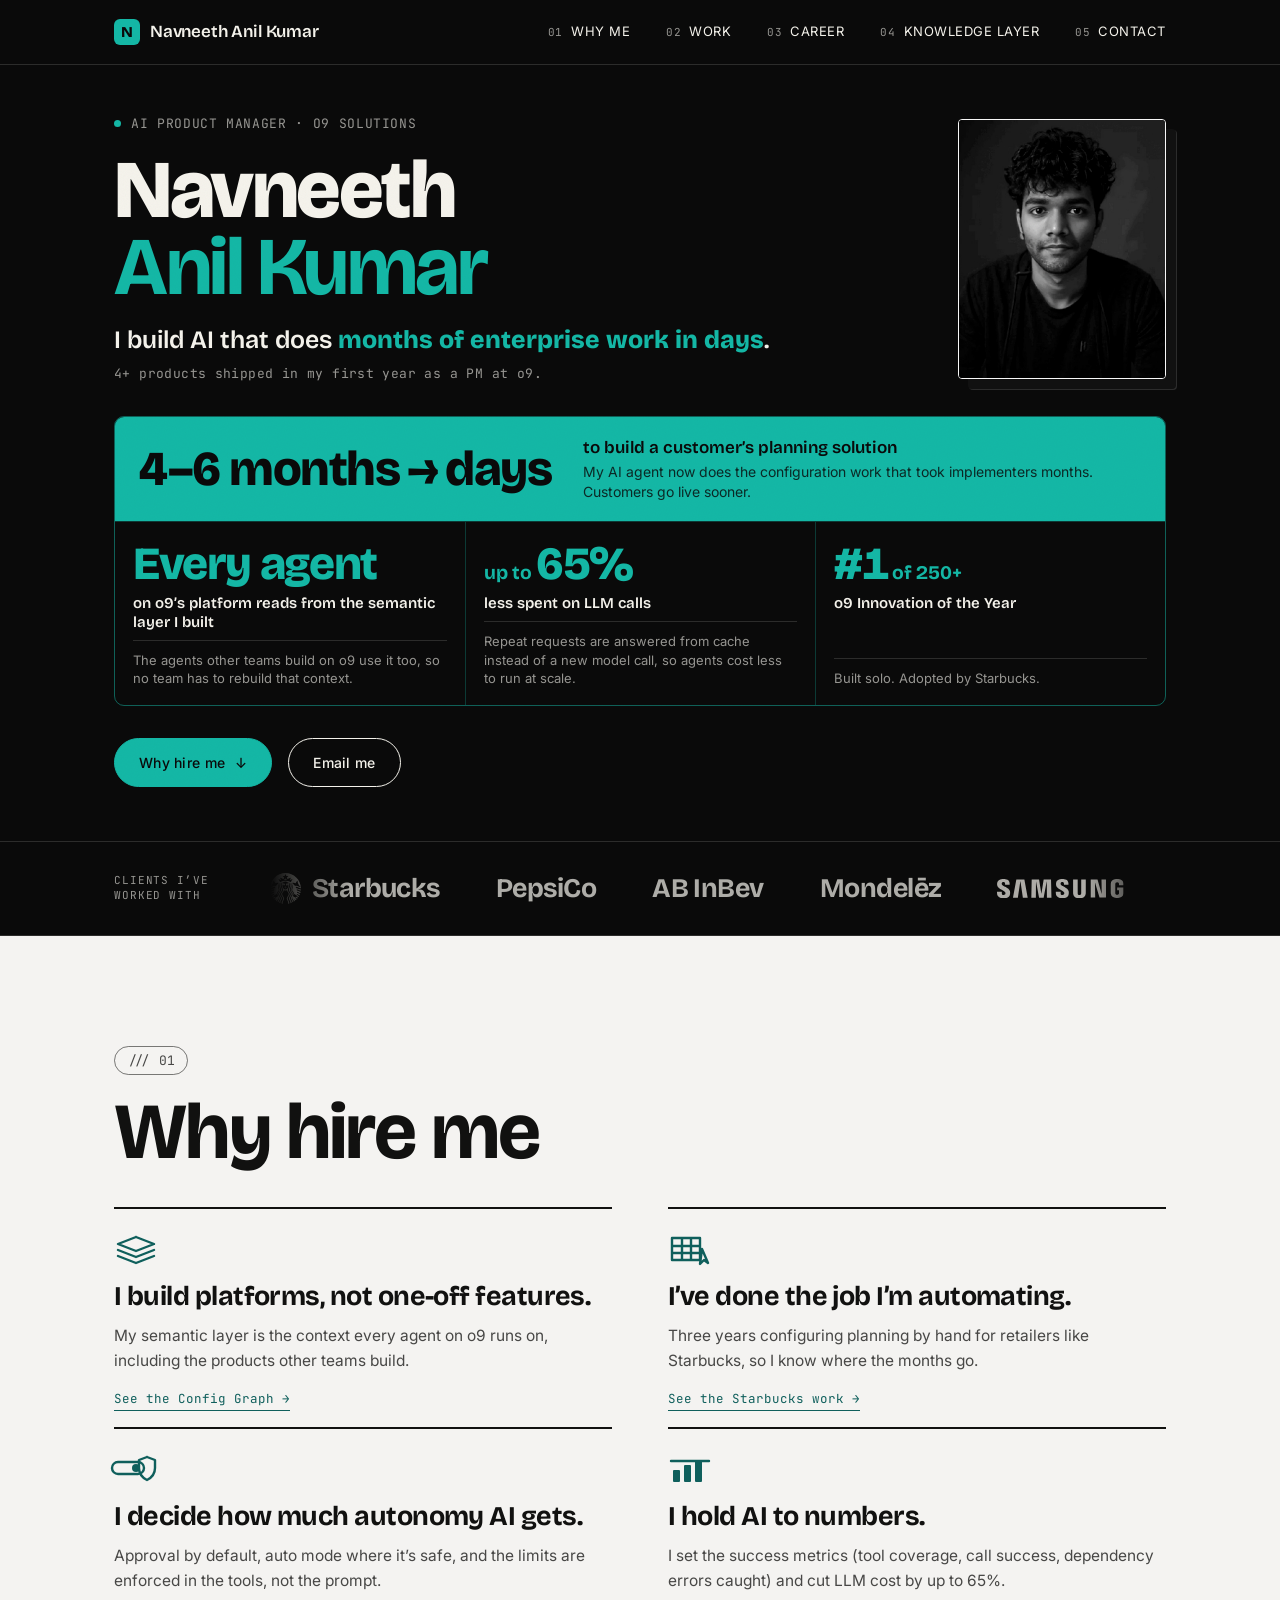
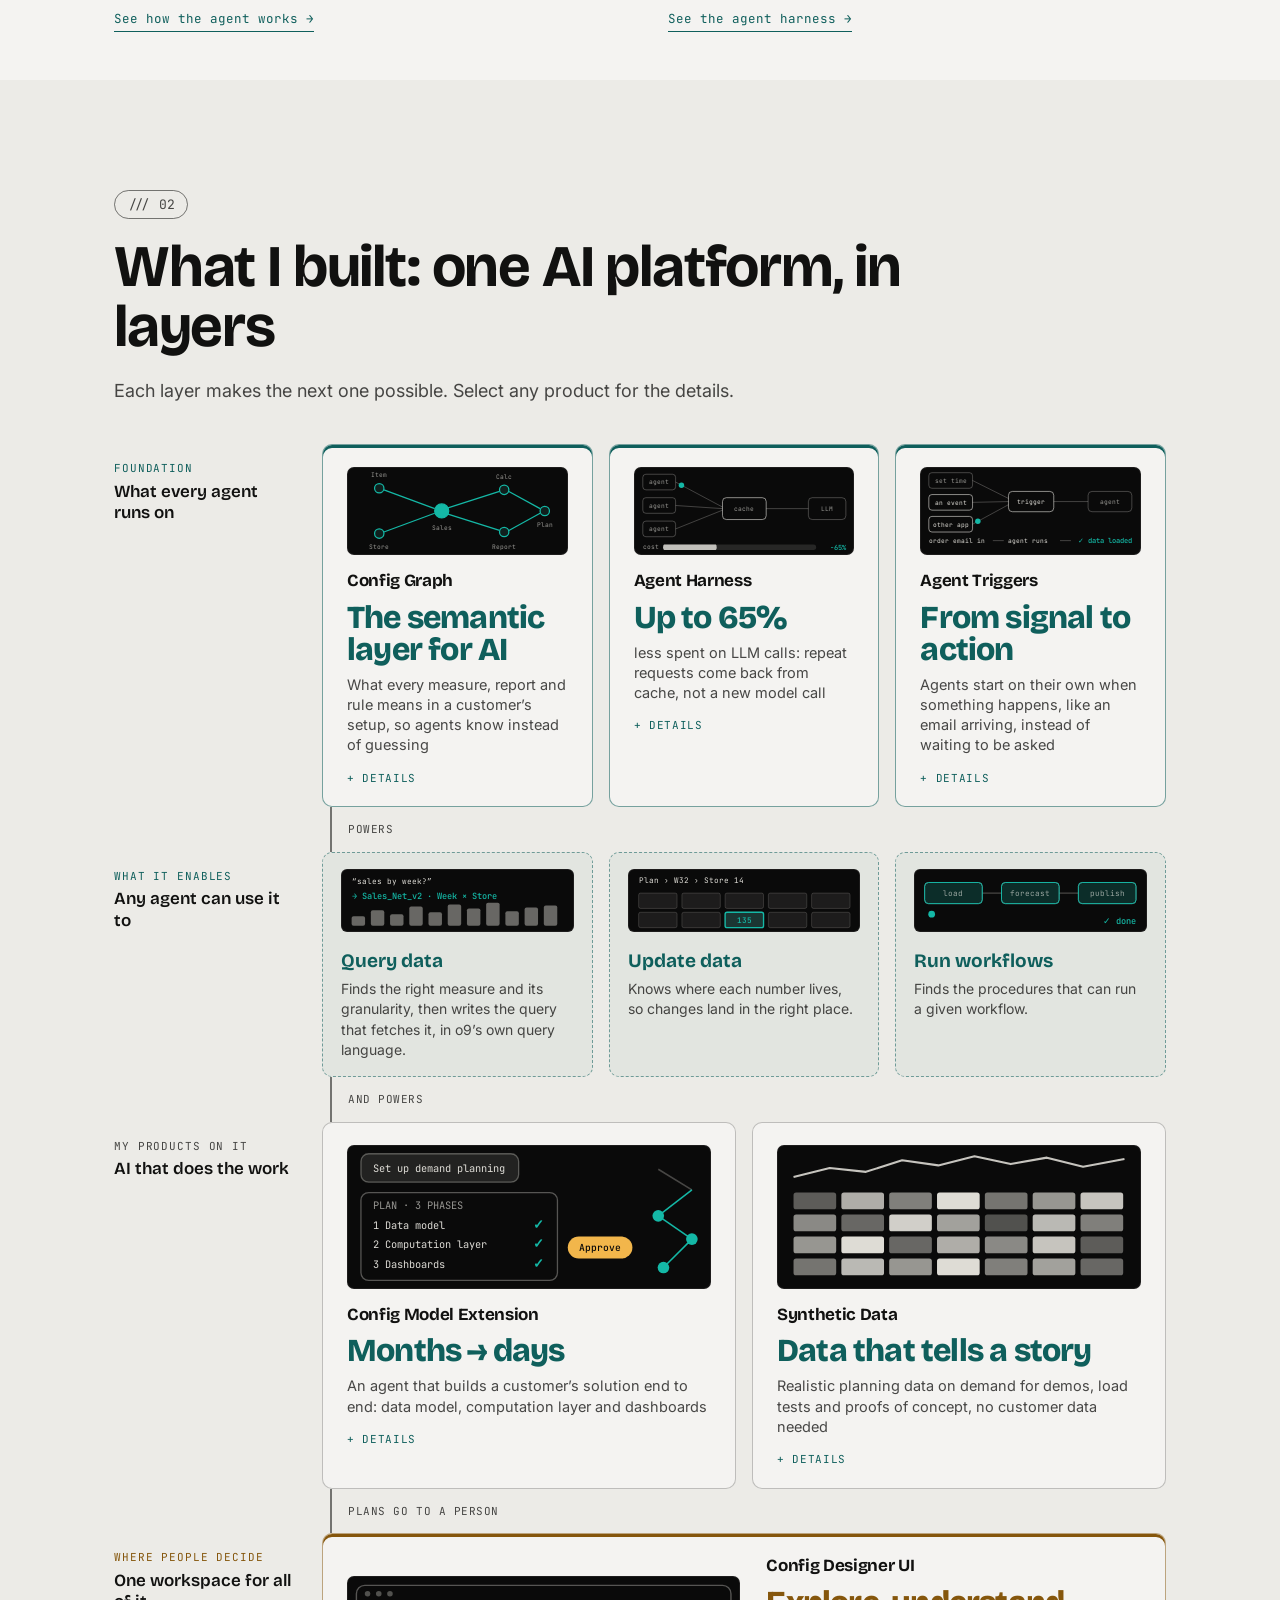
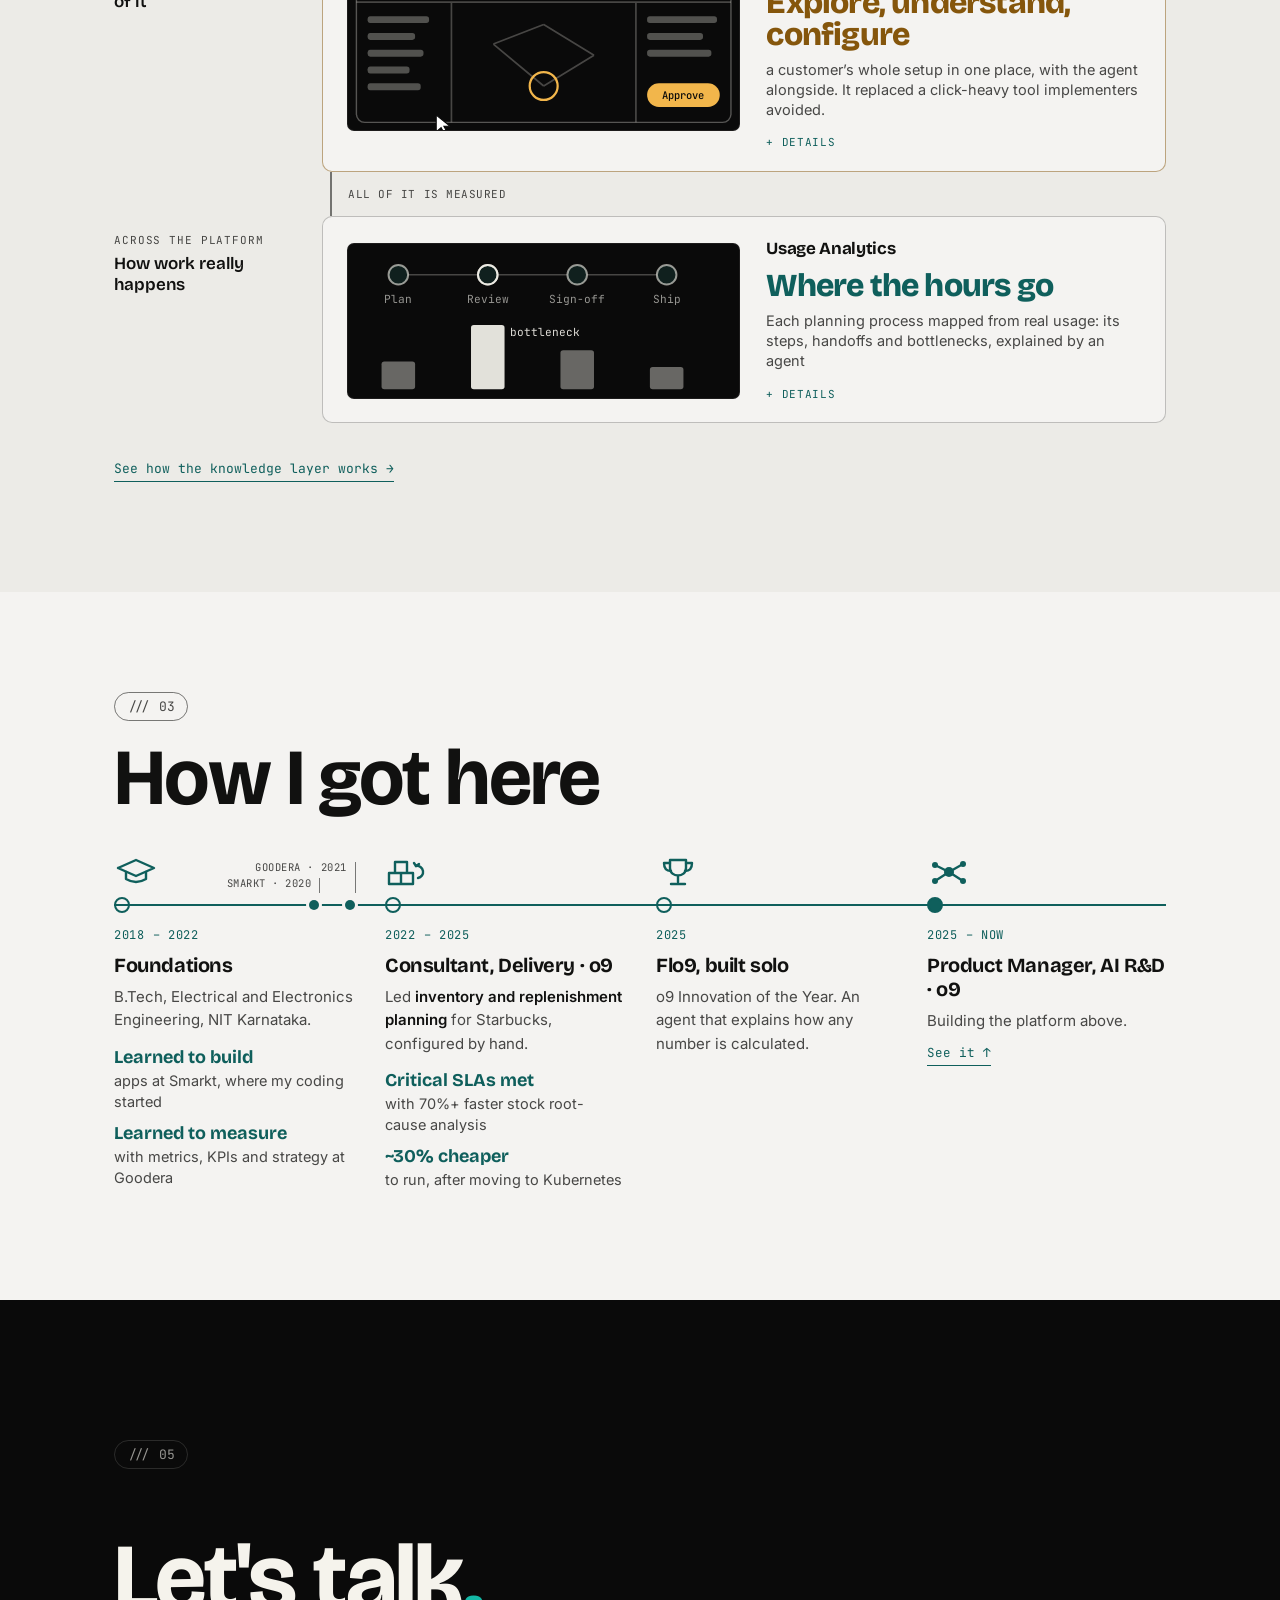
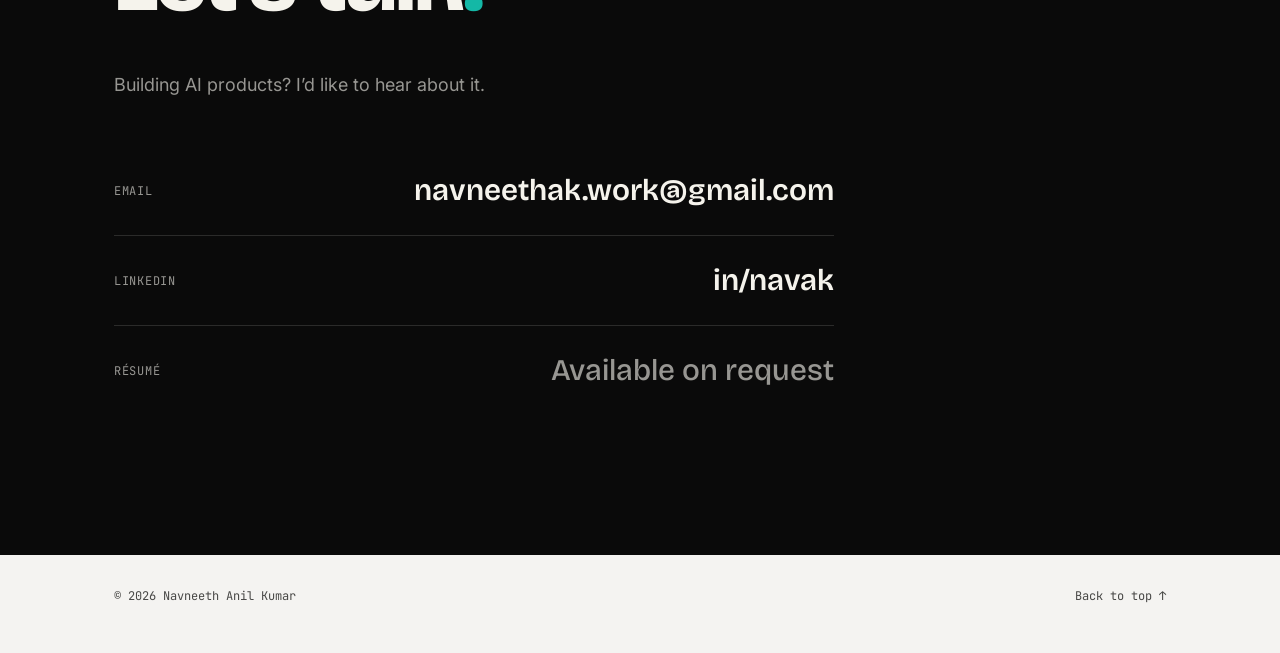
<file: index.html>
<!DOCTYPE html>
<html lang="en">
<head>
<meta charset="UTF-8" />
<meta name="viewport" content="width=device-width, initial-scale=1.0" />
<title>Navneeth Anil Kumar — AI Product Manager, Knowledge Graphs &amp; Agents</title>
<meta name="description" content="Navneeth Anil Kumar, AI Product Manager at o9 Solutions. I build the knowledge layer enterprise AI agents reason over, and the agents that build on top of it." />
<link rel="canonical" href="https://navai7.github.io/" />
<meta name="theme-color" content="#0a0a0a" />

<meta property="og:type" content="website" />
<meta property="og:site_name" content="Navneeth Anil Kumar" />
<meta property="og:url" content="https://navai7.github.io/" />
<meta property="og:title" content="Navneeth Anil Kumar — AI Product Manager, Knowledge Graphs &amp; Agents" />
<meta property="og:description" content="I build the knowledge layer enterprise AI agents reason over, and the agents that build on top of it. Config Graph and agentic configuration at o9 Solutions." />
<meta property="og:image" content="https://navai7.github.io/assets/headshot.png" />
<meta property="og:image:alt" content="Navneeth Anil Kumar, Product Manager, AI R&amp;D at o9 Solutions" />
<meta name="twitter:card" content="summary_large_image" />
<meta name="twitter:title" content="Navneeth Anil Kumar — AI Product Manager, Knowledge Graphs &amp; Agents" />
<meta name="twitter:description" content="I build the knowledge layer enterprise AI agents reason over, and the agents that build on top of it." />
<meta name="twitter:image" content="https://navai7.github.io/assets/headshot.png" />

<link rel="icon" href="favicon.svg" type="image/svg+xml" />
<link rel="preconnect" href="https://fonts.googleapis.com">
<link rel="preconnect" href="https://fonts.gstatic.com" crossorigin>
<link href="https://fonts.googleapis.com/css2?family=Bricolage+Grotesque:opsz,wght@12..96,400;12..96,500;12..96,600;12..96,700;12..96,800&family=Inter:wght@400;500;600&family=JetBrains+Mono:wght@400;500&display=swap" rel="stylesheet">
<link rel="stylesheet" href="styles.css?v=21" />
<noscript><style>
  .reveal, .reveal.in{ opacity:1 !important; transform:none !important; filter:none !important; }
</style></noscript>
</head>
<body>

<!-- grain overlay -->
<div class="grain"></div>

<!-- cursor dot -->
<div class="cursor-dot" id="cursorDot"></div>

<!-- progress bar -->
<div class="scroll-progress" id="scrollProgress"></div>

<header class="nav-wrap">
  <nav class="nav">
    <a href="#top" class="nav-mark"><span class="nav-mark-badge" aria-hidden="true">N</span>Navneeth Anil Kumar</a>
    <button class="nav-toggle" id="navToggle" aria-label="Toggle menu" aria-expanded="false" aria-controls="navLinks">
      <span></span><span></span><span></span>
    </button>
    <ul class="nav-links" id="navLinks">
      <li><a href="#why"><span class="idx">01</span>Why Me</a></li>
      <li><a href="#projects"><span class="idx">02</span>Work</a></li>
      <li><a href="#career"><span class="idx">03</span>Career</a></li>
      <li><a href="knowledge-layer.html"><span class="idx">04</span>Knowledge Layer</a></li>
      <li><a href="#contact"><span class="idx">05</span>Contact</a></li>
    </ul>
  </nav>
</header>

<main id="top">

  <!-- HERO: who, one line, then results -->
  <div class="hero-wrap">
  <section class="hero" aria-label="Introduction and results">
    <div class="hero-inner">
      <p class="eyebrow"><span class="dot"></span>AI Product Manager &middot; o9 Solutions</p>
      <h1 class="hero-name"><span class="line">Navneeth</span> <br/><span class="line outline">Anil Kumar</span></h1>
      <p class="hero-position">I build AI that does <strong>months of enterprise work in days</strong>.</p>
      <p class="hero-sub">4+ products shipped in my first year as a PM at o9.</p>
    </div>
    <div class="hero-photo">
      <div class="hero-photo-frame">
        <img src="assets/headshot.png" alt="Portrait of Navneeth Anil Kumar" width="800" height="800" decoding="async" fetchpriority="high" />
      </div>
    </div>
    <ul class="kpi-grid" aria-label="Impact">
      <li class="kpi kpi-lead">
        <strong class="kpi-value">4&ndash;6 months <span class="kpi-arrow">&rarr;</span> days</strong>
        <span class="kpi-name">to build a customer&rsquo;s planning solution</span>
        <span class="kpi-why">My AI agent now does the configuration work that took implementers months. Customers go live sooner.</span>
      </li>
      <li class="kpi kpi-words">
        <strong class="kpi-value">Every agent</strong>
        <span class="kpi-name">on o9&rsquo;s platform reads from the semantic layer I built</span>
        <span class="kpi-why">The agents other teams build on o9 use it too, so no team has to rebuild that context.</span>
      </li>
      <li class="kpi">
        <strong class="kpi-value"><small>up to </small><span data-count="65">65</span>%</strong>
        <span class="kpi-name">less spent on LLM calls</span>
        <span class="kpi-why">Repeat requests are answered from cache instead of a new model call, so agents cost less to run at scale.</span>
      </li>
      <li class="kpi">
        <strong class="kpi-value">#1<small> of 250+</small></strong>
        <span class="kpi-name">o9 Innovation of the Year</span>
        <span class="kpi-why">Built solo. Adopted by Starbucks.</span>
      </li>
    </ul>
    <div class="hero-actions">
      <a href="#why" class="btn btn-solid">Why hire me<span class="arrow">&darr;</span></a>
      <a href="mailto:navneethak.work@gmail.com" class="btn btn-outline">Email me</a>
    </div>
  </section>
  </div>

  <!-- CLIENTS: brand marks where a free, official-shape mark exists; names otherwise -->
  <div class="clients-wrap">
  <section class="clients" aria-labelledby="clientsTitle">
    <h2 id="clientsTitle" class="clients-title">Clients I&rsquo;ve worked with</h2>
    <!-- Brand marks from Simple Icons (CC0), drawn once and reused by both copies of the list -->
    <svg class="sprite" aria-hidden="true" focusable="false">
      <symbol id="lg-starbucks" viewBox="0 0 24 24"><path d="M13.2072 5.2801c-.1052-.0188-.6126-.104-1.2072-.104s-1.102.0848-1.2072.104c-.0605.0108-.0837-.0484-.0377-.0828.0417-.0308 1.2445-.9463 1.2445-.9463l1.244.9463c.0469.0344.024.0936-.0364.0828zm-2.0783 5.9446s-.0636.0228-.0804.0788c.252.1937.4257.6343.9515.6343s.6995-.4406.9511-.6343c-.0164-.0564-.08-.0788-.08-.0788s-.3293.0776-.8711.0776c-.5418 0-.8711-.0776-.8711-.0776zM12 10.4832c-.146 0-.178-.0552-.2777-.0548-.0948.0004-.2789.076-.319.1453a.1542.1542 0 00.0413.0948c.2129.032.309.1505.5558.1505.2469 0 .3425-.1185.5558-.1505a.1579.1579 0 00.0412-.0948c-.0396-.0692-.224-.1445-.3193-.1453-.1-.0008-.1324.0548-.2781.0548zm11.9868 2.27a11.964 11.964 0 01-.076.8528c-1.359.2249-1.8447-.986-3.2368-.9252.0832.2954.1508.5963.2029.9036 1.148-.0008 1.6105 1.0724 2.8878.9143-.0672.3281-.148.6519-.2413.9708-1.01.0992-1.3657-.9044-2.5345-.8767.0096.1664.0148.3345.0148.5041l-.0048.2805 2.2696.866a12.04 12.04 0 01-.3965.9479c-.6823-.0376-.9175-.9127-1.9555-.8431a9.0882 9.0882 0 01-.118.665c.9015-.0632 1.0955.7667 1.7414.834a12.2317 12.2317 0 01-.5302.8767c-.3826-.205-.7143-.8231-1.4398-.8612a8.6035 8.6035 0 00.195-.6994c-.6435 0-1.3794-.2509-1.9964-.8127.2-1.1388-1.5674-2.2984-1.5674-3.1324 0-.9059.4582-1.4073.4582-2.6285 0-.9063-.4402-1.8895-1.104-2.5614a2.2175 2.2175 0 00-.4114-.3309c.6098.7547 1.078 1.6494 1.078 2.6858 0 1.15-.535 1.757-.535 2.8186 0 1.0612 1.5526 1.9796 1.5526 3.074 0 .4305-.1377.851-.5914 1.677.697.6962 1.605 1.076 2.1908 1.076.19 0 .292-.058.3601-.2073a9.0925 9.0925 0 00.1665-.391c.631.0245.9199.5979 1.2692.8268-.1916.2573-.393.5057-.6038.7462-.234-.2593-.5486-.6954-1.0092-.8167a9.2087 9.2087 0 01-.2613.473c.3966.108.6679.5082.878.7715a12.1305 12.1305 0 01-.7075.6754c-.1532-.2384-.3917-.541-.659-.7042a8.3639 8.3639 0 01-.3077.391c.2272.154.4277.4313.5586.6574-.2833.2272-.5763.443-.8796.6446-.1496-1.2192-1.8138-2.0548-1.3653-3.4693-.1472.2493-.3229.561-.3229.9364 0 1.024 1.0908 1.8366 1.1776 2.8542-.226.1353-.4573.2625-.693.383-.0392-1.1185-1.194-2.3425-1.194-3.2604 0-1.0248 1.342-2.054 1.342-3.2636 0-1.2105-1.5485-2.0484-1.5485-3.1112 0-1.062.6586-1.673.6586-3.0343 0-.9972-.4738-2.0063-1.2056-2.651-.1297-.1144-.2573-.2052-.4106-.2849.6903.828 1.0904 1.579 1.0904 2.7186 0 1.2801-.7546 1.9908-.7546 3.244 0 1.2537 1.5197 1.9507 1.5197 3.1192 0 1.1684-1.4145 2.1532-1.4145 3.3536 0 1.092 1.2468 2.182 1.2653 3.4777a11.7704 11.7704 0 01-.8327.3257c.1584-1.3089-1.245-2.659-1.245-3.727 0-1.1676 1.4674-2.1712 1.4674-3.43 0-1.2597-1.4917-1.8451-1.4917-3.138 0-1.292.9151-2.0075.9151-3.4352 0-1.1129-.5494-2.1136-1.352-2.7338l-.0509-.0385c-.0756-.056-.138.0116-.0844.078.5682.7095.8719 1.427.8719 2.4894 0 1.306-1.0512 2.3673-1.0512 3.6325 0 1.4934 1.4117 1.9203 1.4117 3.1456 0 1.2248-1.5137 2.2048-1.5137 3.5053 0 1.206 1.4325 2.5445 1.1868 3.9366a11.6645 11.6645 0 01-.8743.192c.2689-1.7334-1.1364-2.9782-1.1364-4.1122 0-1.2277 1.5677-2.322 1.5677-3.5217 0-1.1316-1.1252-1.5014-1.2732-2.659-.0204-.158-.1473-.2753-.3221-.2461-.2285.0416-.5214.192-.9816.192-.4602 0-.753-.1508-.982-.192-.1744-.0288-.3013.0884-.3217.246-.1476 1.1577-1.2736 1.527-1.2736 2.659 0 1.1997 1.5681 2.2937 1.5681 3.5218 0 1.134-1.4053 2.3788-1.1368 4.1123a12.1233 12.1233 0 01-.8743-.1921c-.2457-1.3921 1.1872-2.7306 1.1872-3.9366 0-1.3005-1.5141-2.2805-1.5141-3.5053 0-1.2253 1.412-1.6522 1.412-3.1456 0-1.2652-1.0515-2.326-1.0515-3.6325 0-1.062.3037-1.7795.8723-2.4893.0532-.0665-.0088-.134-.0848-.078l-.0504.0384c-.802.6186-1.351 1.6193-1.351 2.7322 0 1.4277.9152 2.1431.9152 3.4352 0 1.2925-1.4917 1.878-1.4917 3.138 0 1.2588 1.4673 2.2624 1.4673 3.43 0 1.0684-1.4033 2.4181-1.2445 3.727a11.8995 11.8995 0 01-.833-.3257c.0188-1.2957 1.2648-2.3861 1.2648-3.4777 0-1.2004-1.4137-2.1852-1.4137-3.3536 0-1.1685 1.519-1.8655 1.519-3.1192 0-1.2532-.7543-1.9639-.7543-3.244 0-1.1396.3997-1.8907 1.09-2.7186-.1537.0797-.281.1705-.4102.285-.7318.6446-1.2052 1.6537-1.2052 2.651 0 1.3612.6586 1.9722.6586 3.0342 0 1.0628-1.5485 1.9007-1.5485 3.1112 0 1.2096 1.342 2.2392 1.342 3.2636 0 .9183-1.1556 2.1423-1.1944 3.2604a11.8754 11.8754 0 01-.693-.383c.0872-1.0176 1.1776-1.8303 1.1776-2.8542 0-.3754-.1753-.687-.323-.9364.4486 1.4145-1.2156 2.25-1.3652 3.4693a12.1204 12.1204 0 01-.8796-.6446c.1305-.2257.331-.5034.5586-.6575a7.9134 7.9134 0 01-.3077-.391c-.2677.1633-.5066.4659-.6594.7043a12.2459 12.2459 0 01-.707-.6754c.21-.2633.4813-.6635.8779-.7715a9.0433 9.0433 0 01-.2613-.473c-.4606.1213-.7755.5574-1.0092.8167a12.141 12.141 0 01-.6038-.7462c.3493-.229.6382-.8027 1.2688-.8267.0529.1312.1085.2617.1669.3909.068.1493.1705.2073.3601.2073.5858 0 1.4934-.3798 2.1908-1.076-.4537-.826-.5914-1.2465-.5914-1.677 0-1.094 1.5526-2.0124 1.5526-3.074 0-1.0615-.535-1.6686-.535-2.8186 0-1.0364.4682-1.9311 1.078-2.6858a2.2175 2.2175 0 00-.4114.331c-.6638.6722-1.104 1.655-1.104 2.5613 0 1.2212.4586 1.7226.4586 2.6285 0 .834-1.7679 1.9936-1.5678 3.1324-.617.5618-1.3529.8127-1.9967.8127a9.305 9.305 0 00.1949.6994c-.7251.0385-1.0568.6567-1.4398.8612a12.0872 12.0872 0 01-.5302-.8768c.6455-.0672.84-.897 1.7419-.8339a9.1275 9.1275 0 01-.1185-.665c-1.038-.0696-1.2732.8059-1.9555.8431a12.04 12.04 0 01-.3965-.948l2.27-.8659-.0048-.2805c0-.1696.0052-.3377.0144-.5041-1.1688-.0273-1.5246.976-2.5345.8767a12.106 12.106 0 01-.241-.9708c1.2766.158 1.7395-.9151 2.888-.9143a8.7482 8.7482 0 01.2024-.9036c-1.392-.0604-1.8779 1.1505-3.2364.9252a11.7352 11.7352 0 01-.076-.8527c1.5794.1764 2.1716-1.122 3.6097-.9632a8.4303 8.4303 0 01.471-.9963c-1.803-.317-2.4153 1.1908-4.0935.9591C.1813 5.2805 5.4844.0898 12 .0898S23.8187 5.2805 24 11.753c-1.6786.2317-2.2908-1.2757-4.0935-.9591.1773.32.335.6526.471.9963 1.4373-.1592 2.0295 1.1396 3.6093.9632zm-17.147-5.035c-.884-.3613-1.954-.278-2.868.309-.1416-.8504-.603-1.6058-1.26-2.0616-.0908-.0628-.1853-.0032-.1769.102.1389 1.7967-.9115 3.3569-2.2032 4.7282 1.3313.4001 2.4645-1.3141 4.1912-.7159a9.0364 9.0364 0 012.3168-2.3617zM12 6.6314c-1.1144 0-2.048.6303-2.2924 1.4446-.0188.0624.0068.1028.0788.0704.2005-.09.4285-.1333.6762-.1333.4546 0 .8551.1669 1.092.4574.1049.3457.1137.8463-.0048 1.132-.1872-.042-.2545-.1868-.4373-.1868-.1829 0-.3245.1284-.6347.1284-.3097 0-.346-.1465-.5498-.1465-.2396 0-.2837.247-.2837.5254 0 1.2417 1.1413 2.9503 2.3553 2.9503 1.2136 0 2.3549-1.7086 2.3549-2.9503 0-.2785-.0573-.517-.3077-.5494-.1249.09-.2397.1705-.5254.1705-.3102 0-.3958-.1284-.5783-.1284-.2204 0-.1984.465-.4601.491-.1745-.4194-.1829-.9572-.038-1.4362.2373-.2905.6374-.4574 1.092-.4574.2477 0 .4773.0437.6758.1333.0724.0324.0976-.0084.0788-.0704-.244-.8143-1.1772-1.4446-2.2916-1.4446zm1.7743 1.7815c-.2673 0-.5807.082-.7775.3013-.0204.0596-.0204.1484.0084.2077.4845-.166.9119-.1725 1.1184.0584.11-.1.1452-.19.1452-.2945 0-.1613-.164-.273-.4945-.273zm-3.8979.5674c.2337-.234.7263-.224 1.238-.0352.0225-.2545-.4333-.5326-.8887-.5326-.3309 0-.4945.1116-.4945.2733 0 .1044.0352.1949.1452.2945zm7.6804-4.2031c-.8799.0628-1.6442.3649-2.2624.8683.2625-.7443.5958-1.3953 1.0184-2.0264-1.1204.1189-2.0572.5286-2.7406 1.2289l-.535-1.4025 1.1876-1.0488-1.5902-.1125L12 .8053l-.635 1.479-1.5902.1124 1.1876 1.0488-.5346 1.4025c-.6838-.7003-1.6206-1.11-2.7402-1.2289.4218.6315.7551 1.2825 1.0176 2.0264-.6178-.5038-1.3821-.806-2.262-.8683.5278.6786.9955 1.402 1.342 2.18.0393.0876.1233.1164.2141.0712 1.2053-.599 2.5634-.936 4.0003-.936 1.437 0 2.7946.3374 4.0007.936.0908.0452.1748.0164.2136-.0712.347-.778.8147-1.5014 1.343-2.18zm1.9211 5.3035c1.7259-.5982 2.8595 1.1156 4.1908.7159-1.2917-1.3713-2.3417-2.9315-2.2028-4.7282.0084-.1052-.0865-.1652-.1769-.102-.6574.4558-1.1188 1.2112-1.26 2.0615-.9144-.587-1.984-.6706-2.868-.3089a9.0431 9.0431 0 012.317 2.3617z"/></symbol>
      <symbol id="lg-samsung" viewBox="0 10.166 24 3.668"><path d="M19.8166 10.2808l.0459 2.6934h-.023l-.7793-2.6934h-1.2837v3.3925h.8481l-.0458-2.785h.023l.8366 2.785h1.2264v-3.3925zm-16.149 0l-.6418 3.427h.9284l.4699-3.1175h.0229l.4585 3.1174h.9169l-.6304-3.4269zm5.1805 0l-.424 2.6132h-.023l-.424-2.6132H6.5788l-.0688 3.427h.8596l.023-3.0832h.0114l.573 3.0831h.8711l.5731-3.083h.023l.0228 3.083h.8596l-.0802-3.4269zm-7.2664 2.4527c.0343.0802.0229.1949.0114.2522-.0229.1146-.1031.2292-.3324.2292-.2177 0-.3438-.126-.3438-.3095v-.3323H0v.2636c0 .7679.6074.9971 1.2493.9971.6189 0 1.1346-.2178 1.2149-.7794.0458-.298.0114-.4928 0-.5616-.1605-.722-1.467-.9283-1.5588-1.3295-.0114-.0688-.0114-.1375 0-.1834.023-.1146.1032-.2292.3095-.2292.2063 0 .321.126.321.3095v.2063h.8595v-.2407c0-.745-.6762-.8596-1.1576-.8596-.6074 0-1.1117.2063-1.2034.7564-.023.149-.0344.2866.0114.4585.1376.7106 1.364.9169 1.5358 1.3524m11.152 0c.0343.0803.0228.1834.0114.2522-.023.1146-.1032.2292-.3324.2292-.2178 0-.3438-.126-.3438-.3095v-.3323h-.917v.2636c0 .7564.596.9857 1.2379.9857.6189 0 1.1232-.2063 1.2034-.7794.0459-.298.0115-.4814 0-.5616-.1375-.7106-1.4327-.9284-1.5243-1.318-.0115-.0688-.0115-.1376 0-.1835.0229-.1146.1031-.2292.3094-.2292.1948 0 .321.126.321.3095v.2063h.848v-.2407c0-.745-.6647-.8596-1.146-.8596-.6075 0-1.1004.1948-1.192.7564-.023.149-.023.2866.0114.4585.1376.7106 1.341.9054 1.513 1.3524m2.8882.4585c.2407 0 .3094-.1605.3323-.2522.0115-.0343.0115-.0917.0115-.126v-2.533h.871v2.4642c0 .0688 0 .1948-.0114.2292-.0573.6419-.5616.8482-1.192.8482-.6303 0-1.1346-.2063-1.192-.8482 0-.0344-.0114-.1604-.0114-.2292v-2.4642h.871v2.533c0 .0458 0 .0916.0115.126 0 .0917.0688.2522.3095.2522m7.1518-.0344c.2522 0 .3324-.1605.3553-.2522.0115-.0343.0115-.0917.0115-.126v-.4929h-.3553v-.5043H24v.917c0 .0687 0 .1145-.0115.2292-.0573.6303-.596.8481-1.2034.8481-.6075 0-1.1461-.2178-1.2034-.8481-.0115-.1147-.0115-.1605-.0115-.2293v-1.444c0-.0574.0115-.172.0115-.2293.0802-.6419.596-.8482 1.2034-.8482s1.1347.2063 1.2034.8482c.0115.1031.0115.2292.0115.2292v.1146h-.8596v-.1948s0-.0803-.0115-.1261c-.0114-.0802-.0802-.2521-.3438-.2521-.2521 0-.321.1604-.3438.2521-.0115.0458-.0115.1032-.0115.1605v1.5702c0 .0458 0 .0916.0115.126 0 .0917.0917.2522.3323.2522"/></symbol>
      <symbol id="lg-apple" viewBox="0 0 24 24"><path d="M12.152 6.896c-.948 0-2.415-1.078-3.96-1.04-2.04.027-3.91 1.183-4.961 3.014-2.117 3.675-.546 9.103 1.519 12.09 1.013 1.454 2.208 3.09 3.792 3.039 1.52-.065 2.09-.987 3.935-.987 1.831 0 2.35.987 3.96.948 1.637-.026 2.676-1.48 3.676-2.948 1.156-1.688 1.636-3.325 1.662-3.415-.039-.013-3.182-1.221-3.22-4.857-.026-3.04 2.48-4.494 2.597-4.559-1.429-2.09-3.623-2.324-4.39-2.376-2-.156-3.675 1.09-4.61 1.09zM15.53 3.83c.843-1.012 1.4-2.427 1.245-3.83-1.207.052-2.662.805-3.532 1.818-.78.896-1.454 2.338-1.273 3.714 1.338.104 2.715-.688 3.559-1.701"/></symbol>
      <symbol id="lg-google" viewBox="0 0 24 24"><path d="M12.48 10.92v3.28h7.84c-.24 1.84-.853 3.187-1.787 4.133-1.147 1.147-2.933 2.4-6.053 2.4-4.827 0-8.6-3.893-8.6-8.72s3.773-8.72 8.6-8.72c2.6 0 4.507 1.027 5.907 2.347l2.307-2.307C18.747 1.44 16.133 0 12.48 0 5.867 0 .307 5.387.307 12s5.56 12 12.173 12c3.573 0 6.267-1.173 8.373-3.36 2.16-2.16 2.84-5.213 2.84-7.667 0-.76-.053-1.467-.173-2.053H12.48z"/></symbol>
    </svg>
    <div class="clients-marquee">
      <div class="clients-track">
        <ul class="clients-list">
          <li><svg class="client-mark" aria-hidden="true" focusable="false"><use href="#lg-starbucks"/></svg>Starbucks</li>
          <li>PepsiCo</li>
          <li>AB InBev</li>
          <li>Mondel&#275;z</li>
          <li class="is-word"><svg class="client-word" aria-hidden="true" focusable="false"><use href="#lg-samsung"/></svg><span class="sr-only">Samsung</span></li>
          <li><svg class="client-mark" aria-hidden="true" focusable="false"><use href="#lg-apple"/></svg>Apple</li>
          <li><svg class="client-mark" aria-hidden="true" focusable="false"><use href="#lg-google"/></svg>Google</li>
        </ul>
        <ul class="clients-list" aria-hidden="true">
          <li><svg class="client-mark" aria-hidden="true" focusable="false"><use href="#lg-starbucks"/></svg>Starbucks</li>
          <li>PepsiCo</li>
          <li>AB InBev</li>
          <li>Mondel&#275;z</li>
          <li class="is-word"><svg class="client-word" aria-hidden="true" focusable="false"><use href="#lg-samsung"/></svg><span class="sr-only">Samsung</span></li>
          <li><svg class="client-mark" aria-hidden="true" focusable="false"><use href="#lg-apple"/></svg>Apple</li>
          <li><svg class="client-mark" aria-hidden="true" focusable="false"><use href="#lg-google"/></svg>Google</li>
        </ul>
      </div>
    </div>
  </section>
  </div>

  <!-- WHY HIRE ME: four claims, each with its proof -->
  <section id="why" class="section why">
    <div class="section-head reveal">
      <span class="section-num">01</span>
      <h2>Why hire me</h2>
    </div>
    <ol class="why-list">
      <li class="why-item reveal">
        <svg class="why-icon" viewBox="0 0 44 32" aria-hidden="true" focusable="false"><path class="g-d" style="--i:0" pathLength="1" d="M22 4L40 11L22 18L4 11Z"/><path class="g-d" style="--i:2" pathLength="1" d="M4 17L22 24L40 17"/><path class="g-d" style="--i:3" pathLength="1" d="M4 23L22 30L40 23"/></svg>
        <h3>I build platforms, not one-off features.</h3>
        <p>My semantic layer is the context every agent on o9 runs on, including the products other teams build.</p>
        <a href="#work-config-graph">See the Config Graph &rarr;</a>
      </li>
      <li class="why-item reveal">
        <svg class="why-icon" viewBox="0 0 44 32" aria-hidden="true" focusable="false"><path class="g-d" style="--i:0" pathLength="1" d="M4 5H32V27H4ZM4 13H32M4 20H32M14 5V27M23 5V27"/><path class="g-d" style="--i:3" pathLength="1" d="M34 16L40 30L36 27L32 31Z"/></svg>
        <h3>I&rsquo;ve done the job I&rsquo;m automating.</h3>
        <p>Three years configuring planning by hand for retailers like Starbucks, so I know where the months go.</p>
        <a href="#work-starbucks">See the Starbucks work &rarr;</a>
      </li>
      <li class="why-item reveal">
        <svg class="why-icon" viewBox="0 0 44 32" aria-hidden="true" focusable="false"><path class="g-d" style="--i:0" pathLength="1" d="M4 9H24A6 6 0 0 1 24 21H4A6 6 0 0 1 4 9Z"/><circle cx="22" cy="15" r="4" class="g-p" style="--i:2"/><path class="g-d" style="--i:3" pathLength="1" d="M33 4L41 7V15C41 21 37 25 33 27C29 25 25 21 25 15V7Z"/></svg>
        <h3>I decide how much autonomy AI gets.</h3>
        <p>Approval by default, auto mode where it&rsquo;s safe, and the limits are enforced in the tools, not the prompt.</p>
        <a href="#work-model-extension">See how the agent works &rarr;</a>
      </li>
      <li class="why-item reveal">
        <svg class="why-icon" viewBox="0 0 44 32" aria-hidden="true" focusable="false"><path class="g-d" style="--i:0" pathLength="1" d="M3 8H41"/><rect x="5" y="17" width="7" height="12" rx="1" class="g-p" style="--i:1"/><rect x="16" y="12" width="7" height="17" rx="1" class="g-p" style="--i:2"/><rect x="27" y="7" width="7" height="22" rx="1" class="g-p" style="--i:3"/></svg>
        <h3>I hold AI to numbers.</h3>
        <p>I set the success metrics (tool coverage, call success, dependency errors caught) and cut LLM cost by up to 65%.</p>
        <a href="#work-agent-harness">See the agent harness &rarr;</a>
      </li>
    </ol>
  </section>

  <!-- WHAT I BUILT: the o9 platform, foundation first. id kept from the old Selected Work section. -->
  <div class="band-alt">
  <section id="projects" class="section work">
    <div class="section-head reveal">
      <span class="section-num">02</span>
      <h2>What I built: one AI platform, in layers</h2>
      <p class="section-intro">Each layer makes the next one possible. Select any product for the details.</p>
    </div>
    <div class="stk">
    <div class="stk-row is-know reveal">
      <p class="stk-label"><span>Foundation</span>What every agent runs on</p>
      <ul class="stk-cards">
        <li class="stk-item">
          <details class="cp-card has-scene" id="work-config-graph">
            <summary>
              <svg class="scene" viewBox="0 0 280 110" role="img" aria-label="A graph of configuration entities, with a query tracing a report back to the calculation behind it" focusable="false"><path class="sc-edge" style="--i:0" pathLength="1" d="M46 28L111 52"/><path class="sc-edge" style="--i:1" pathLength="1" d="M46 82L111 58"/><path class="sc-edge" style="--i:2" pathLength="1" d="M128 51L194 30"/><path class="sc-edge" style="--i:3" pathLength="1" d="M128 59L194 80"/><path class="sc-edge" style="--i:4" pathLength="1" d="M206 30L246 52"/><path class="sc-edge" style="--i:5" pathLength="1" d="M206 80L246 58"/><circle class="sc-node" style="--i:0" cx="40" cy="26" r="6"/><circle class="sc-node" style="--i:1" cx="40" cy="84" r="6"/><circle class="sc-node sc-hub" style="--i:2" cx="120" cy="55" r="9"/><circle class="sc-node" style="--i:3" cx="200" cy="28" r="6"/><circle class="sc-node" style="--i:4" cx="200" cy="82" r="6"/><circle class="sc-node" style="--i:5" cx="252" cy="55" r="6"/><text x="40" y="12" text-anchor="middle">Item</text><text x="40" y="104" text-anchor="middle">Store</text><text x="120" y="80" text-anchor="middle">Sales</text><text x="200" y="14" text-anchor="middle">Calc</text><text x="200" y="104" text-anchor="middle">Report</text><text x="252" y="76" text-anchor="middle">Plan</text><circle class="sc-dot sc-query sc-move" r="4" opacity="0"><set attributeName="opacity" to="1" begin="1.6s"/><animateMotion dur="3.2s" begin="1.6s" repeatCount="indefinite" path="M200 82 L120 55 L200 28"/></circle></svg>
              <h4>Config Graph</h4>
              <svg class="cp-glyph" viewBox="0 0 72 48" aria-hidden="true" focusable="false"><path class="g-d" style="--i:1" pathLength="1" d="M12 12L36 24"/><path class="g-d" style="--i:2" pathLength="1" d="M12 38L36 24"/><path class="g-d" style="--i:3" pathLength="1" d="M36 24L60 10"/><path class="g-d" style="--i:4" pathLength="1" d="M36 24L58 40"/><circle cx="12" cy="12" r="4" class="g-p" style="--i:0"/><circle cx="12" cy="38" r="4" class="g-p" style="--i:1"/><circle cx="36" cy="24" r="7" class="g-p" style="--i:2"/><circle cx="60" cy="10" r="4" class="g-p" style="--i:4"/><circle cx="58" cy="40" r="4" class="g-p" style="--i:5"/></svg>
              <span class="cp-result">The semantic layer for AI</span>
              <span class="cp-label">What every measure, report and rule means in a customer&rsquo;s setup, so agents know instead of guessing</span>
              <span class="cp-more" aria-hidden="true"></span>
            </summary>
            <div class="cp-body">
            <p class="cp-trace"><span>&ldquo;Get me sales&rdquo;</span><span>Demand Review</span><span>Sales_Net_v2</span><span>Calc_Net_Sales</span></p>
            <ul>
              <li>Maps each customer&rsquo;s data model, business logic and reports</li>
              <li>Captures links that live only in code, like which procedure computes a measure</li>
              <li>Built from zero, now used by my agents and by the agents other teams build on o9</li>
            </ul>
            <a class="cp-link" href="projects/config-graph.html?v=3">Read the case study &rarr;</a>
            </div>
          </details>
        </li>
        <li class="stk-item">
          <details class="cp-card has-scene" id="work-agent-harness">
            <summary>
              <svg class="scene" viewBox="0 0 280 110" role="img" aria-label="Agents calling an LLM through a cache, with the cost bar falling" focusable="false"><rect class="sc-box" x="10" y="8" width="42" height="20" rx="4"/><text x="31" y="21" text-anchor="middle">agent</text><rect class="sc-box" x="10" y="38" width="42" height="20" rx="4"/><text x="31" y="51" text-anchor="middle">agent</text><rect class="sc-box" x="10" y="68" width="42" height="20" rx="4"/><text x="31" y="81" text-anchor="middle">agent</text><path class="sc-line" d="M52 18L112 50M52 48L112 52M52 78L112 54M168 52H222"/><rect class="sc-box sc-strong" x="112" y="38" width="56" height="28" rx="5"/><text x="140" y="55" text-anchor="middle">cache</text><rect class="sc-box" x="222" y="38" width="48" height="28" rx="5"/><text x="246" y="55" text-anchor="middle">LLM</text><circle class="sc-dot sc-move" r="3.5" opacity="0"><set attributeName="opacity" to="1" begin="0s"/><animateMotion dur="2.4s" begin="0s" repeatCount="indefinite" path="M52 18 L112 50 L52 18"/></circle><circle class="sc-dot sc-move" r="3.5" opacity="0"><set attributeName="opacity" to="1" begin="0.7s"/><animateMotion dur="3.6s" begin="0.7s" repeatCount="indefinite" path="M52 48 L112 52 L222 52 L112 52 L52 48"/></circle><circle class="sc-dot sc-move" r="3.5" opacity="0"><set attributeName="opacity" to="1" begin="1.4s"/><animateMotion dur="2.4s" begin="1.4s" repeatCount="indefinite" path="M52 78 L112 54 L52 78"/></circle><text x="10" y="104">cost</text><rect class="sc-track" x="36" y="98" width="196" height="7" rx="3.5"/><rect class="sc-cost" x="36" y="98" width="196" height="7" rx="3.5"/><text class="sc-em" x="270" y="105" text-anchor="end">&#8722;65%</text></svg>
              <h4>Agent Harness</h4>
              <svg class="cp-glyph" viewBox="0 0 72 48" aria-hidden="true" focusable="false"><rect x="6" y="6" width="10" height="38" rx="2" class="g-p" style="--i:0"/><rect x="22" y="17" width="10" height="27" rx="2" class="g-p" style="--i:1"/><rect x="38" y="26" width="10" height="18" rx="2" class="g-p" style="--i:2"/><rect x="54" y="32" width="10" height="12" rx="2" class="g-p" style="--i:3"/></svg>
              <span class="cp-result">Up to 65%</span>
              <span class="cp-label">less spent on LLM calls: repeat requests come back from cache, not a new model call</span>
              <span class="cp-more" aria-hidden="true"></span>
            </summary>
            <div class="cp-body">
            <ul>
              <li>Led the move to a middleware-based setup on LangGraph, an open-source agent framework</li>
              <li>Added LLM response caching</li>
              <li>Shared by the agent products on the platform</li>
            </ul>
            </div>
          </details>
        </li>
        <li class="stk-item">
          <details class="cp-card has-scene" id="work-agent-triggers">
            <summary>
              <svg class="scene" viewBox="0 0 280 110" role="img" aria-label="A set time, an event or another app starts an agent; an order email arrives and its data is loaded into the platform" focusable="false"><path class="sc-line" d="M66 16L112 39M66 44L112 43M66 72L112 47M170 43H214M92 93H106M178 93H192"/><rect class="sc-box" x="10" y="6" width="56" height="20" rx="4"/><text x="38" y="19" text-anchor="middle">set time</text><rect class="sc-box sc-strong" x="10" y="34" width="56" height="20" rx="4"/><text class="sc-bright" x="38" y="47" text-anchor="middle">an event</text><rect class="sc-box sc-strong" x="10" y="62" width="56" height="20" rx="4"/><text class="sc-bright" x="38" y="75" text-anchor="middle">other app</text><rect class="sc-box sc-strong" x="112" y="30" width="58" height="26" rx="5"/><text class="sc-bright" x="141" y="46" text-anchor="middle">trigger</text><rect class="sc-box" x="214" y="30" width="56" height="26" rx="5"/><text x="242" y="46" text-anchor="middle">agent</text><text class="sc-bright sc-t1" x="10" y="96">order email in</text><text class="sc-bright sc-t2" x="112" y="96">agent runs</text><text class="sc-em sc-t3" x="270" y="96" text-anchor="end">&#10003; data loaded</text><circle class="sc-dot sc-move" r="3.5" opacity="0"><set attributeName="opacity" to="1" begin="0s"/><animateMotion dur="3s" begin="0s" repeatCount="indefinite" path="M66 72 L112 47 L170 43 L214 43"/></circle><circle class="sc-dot sc-move" r="3" opacity="0"><set attributeName="opacity" to="1" begin="1.5s"/><animateMotion dur="4.5s" begin="1.5s" repeatCount="indefinite" path="M66 16 L112 39 L170 43 L214 43"/></circle></svg>
              <h4>Agent Triggers</h4>
              <svg class="cp-glyph" viewBox="0 0 72 48" aria-hidden="true" focusable="false"><path class="g-d" style="--i:0" pathLength="1" d="M6 24H22L28 10L38 38L44 24H58"/><circle cx="64" cy="24" r="6" class="g-p" style="--i:3"/></svg>
              <span class="cp-result">From signal to action</span>
              <span class="cp-label">Agents start on their own when something happens, like an email arriving, instead of waiting to be asked</span>
              <span class="cp-more" aria-hidden="true"></span>
            </summary>
            <div class="cp-body">
            <ul>
              <li>Before, agents ran only when a person asked, or at a set time</li>
              <li>Now they also start when something happens, in o9 or in another app a customer uses</li>
              <li>Example: a purchase order arrives by email, and an agent loads it into the platform</li>
            </ul>
            </div>
          </details>
        </li>
      </ul>
    </div>
    <p class="stk-link" aria-hidden="true"><span>powers</span></p>
    <div class="stk-row is-know reveal">
      <p class="stk-label"><span>What it enables</span>Any agent can use it to</p>
      <ul class="stk-cards stk-uses">
        <li class="stk-use"><svg class="scene mini-scene" viewBox="0 0 240 64" role="img" aria-label="A question resolved to the right measure and level, then the results" focusable="false"><text class="sc-bright" x="10" y="15">&#8220;sales by week?&#8221;</text><text class="sc-em sc-t1" x="10" y="30">&#8594; Sales_Net_v2 &#183; Week &#215; Store</text><rect class="sc-bar" style="--i:0" x="10" y="48" width="14" height="10" rx="2"/><rect class="sc-bar" style="--i:1" x="30" y="42" width="14" height="16" rx="2"/><rect class="sc-bar" style="--i:2" x="50" y="46" width="14" height="12" rx="2"/><rect class="sc-bar" style="--i:3" x="70" y="38" width="14" height="20" rx="2"/><rect class="sc-bar" style="--i:4" x="90" y="44" width="14" height="14" rx="2"/><rect class="sc-bar" style="--i:5" x="110" y="36" width="14" height="22" rx="2"/><rect class="sc-bar" style="--i:6" x="130" y="40" width="14" height="18" rx="2"/><rect class="sc-bar" style="--i:7" x="150" y="34" width="14" height="24" rx="2"/><rect class="sc-bar" style="--i:8" x="170" y="43" width="14" height="15" rx="2"/><rect class="sc-bar" style="--i:9" x="190" y="39" width="14" height="19" rx="2"/><rect class="sc-bar" style="--i:10" x="210" y="37" width="14" height="21" rx="2"/></svg><strong>Query data</strong>Finds the right measure and its granularity, then writes the query that fetches it, in o9&rsquo;s own query language.</li>
        <li class="stk-use"><svg class="scene mini-scene" viewBox="0 0 240 64" role="img" aria-label="A path to one planning number lights up, then its value is updated" focusable="false"><text class="sc-bright" x="10" y="14">Plan &#8250; W32 &#8250; Store 14</text><rect class="sc-cellbox" x="10" y="24" width="40" height="16" rx="2"/><rect class="sc-cellbox" x="55" y="24" width="40" height="16" rx="2"/><rect class="sc-cellbox" x="100" y="24" width="40" height="16" rx="2"/><rect class="sc-cellbox" x="145" y="24" width="40" height="16" rx="2"/><rect class="sc-cellbox" x="190" y="24" width="40" height="16" rx="2"/><rect class="sc-cellbox" x="10" y="44" width="40" height="16" rx="2"/><rect class="sc-cellbox" x="55" y="44" width="40" height="16" rx="2"/><rect class="sc-cellbox" x="100" y="44" width="40" height="16" rx="2"/><rect class="sc-cellbox" x="145" y="44" width="40" height="16" rx="2"/><rect class="sc-cellbox" x="190" y="44" width="40" height="16" rx="2"/><rect class="sc-target" x="100" y="44" width="40" height="16" rx="2"/><text class="sc-old" x="120" y="55.5" text-anchor="middle">120</text><text class="sc-new sc-t2" x="120" y="55.5" text-anchor="middle">135</text></svg><strong>Update data</strong>Knows where each number lives, so changes land in the right place.</li>
        <li class="stk-use"><svg class="scene mini-scene" viewBox="0 0 240 64" role="img" aria-label="A workflow runs through the right procedures in order, then finishes" focusable="false"><path class="sc-line" d="M70 24H90M150 24H170"/><rect class="sc-box" x="10" y="13" width="60" height="22" rx="4"/><rect class="sc-proc sc-t1" x="10" y="13" width="60" height="22" rx="4"/><text x="40" y="27" text-anchor="middle">load</text><rect class="sc-box" x="90" y="13" width="60" height="22" rx="4"/><rect class="sc-proc sc-t2" x="90" y="13" width="60" height="22" rx="4"/><text x="120" y="27" text-anchor="middle">forecast</text><rect class="sc-box" x="170" y="13" width="60" height="22" rx="4"/><rect class="sc-proc sc-t3" x="170" y="13" width="60" height="22" rx="4"/><text x="200" y="27" text-anchor="middle">publish</text><text class="sc-em sc-t3" x="230" y="56" text-anchor="end">&#10003; done</text><circle class="sc-dot sc-move" r="3.5" opacity="0"><set attributeName="opacity" to="1" begin="0s"/><animateMotion dur="6s" repeatCount="indefinite" calcMode="linear" keyPoints="0;1;1" keyTimes="0;0.75;1" path="M10 46 H230"/></circle></svg><strong>Run workflows</strong>Finds the procedures that can run a given workflow.</li>
      </ul>
    </div>
    <p class="stk-link" aria-hidden="true"><span>and powers</span></p>
    <div class="stk-row reveal">
      <p class="stk-label"><span>My products on it</span>AI that does the work</p>
      <ul class="stk-cards">
        <li class="stk-item">
          <details class="cp-card has-scene" id="work-model-extension">
            <summary>
              <svg class="scene" viewBox="0 0 280 110" role="img" aria-label="A request becomes a three-phase plan, data model, computation layer and dashboards, each approved and then built" focusable="false"><rect class="sc-bubble" x="10" y="6" width="122" height="22" rx="6"/><text class="sc-bright" x="19" y="20">Set up demand planning</text><rect class="sc-box" x="10" y="36" width="152" height="68" rx="6"/><text x="19" y="49">PLAN &#183; 3 PHASES</text><text class="sc-bright" x="19" y="64">1  Data model</text><text class="sc-tick sc-t1" x="152" y="64" text-anchor="end">&#10003;</text><text class="sc-bright" x="19" y="79">2  Computation layer</text><text class="sc-tick sc-t2" x="152" y="79" text-anchor="end">&#10003;</text><text class="sc-bright" x="19" y="94">3  Dashboards</text><text class="sc-tick sc-t3" x="152" y="94" text-anchor="end">&#10003;</text><g class="sc-approve"><rect x="170" y="70" width="50" height="17" rx="8.5"/><text x="195" y="81.5" text-anchor="middle">Approve</text></g><path class="sc-line" d="M240 18L266 34"/><circle class="sc-old" cx="240" cy="18" r="4.5"/><circle class="sc-old" cx="266" cy="34" r="4.5"/><path class="sc-new-edge sc-t1" d="M266 34L240 54"/><circle class="sc-new sc-t1" cx="240" cy="54" r="4.5"/><path class="sc-new-edge sc-t2" d="M240 54L266 72"/><circle class="sc-new sc-t2" cx="266" cy="72" r="4.5"/><path class="sc-new-edge sc-t3" d="M266 72L244 94"/><circle class="sc-new sc-t3" cx="244" cy="94" r="4.5"/></svg>
              <h4>Config Model Extension</h4>
              <svg class="cp-glyph" viewBox="0 0 72 48" aria-hidden="true" focusable="false"><path class="g-d" style="--i:1" pathLength="1" d="M8 11L13 16L21 7"/><path class="g-d" style="--i:2" pathLength="1" d="M30 12H64"/><path class="g-d" style="--i:3" pathLength="1" d="M8 25L13 30L21 21"/><path class="g-d" style="--i:4" pathLength="1" d="M30 26H64"/><path class="g-d" style="--i:5" pathLength="1" d="M8 39L13 44L21 35"/><path class="g-d" style="--i:6" pathLength="1" d="M30 40H54"/></svg>
              <span class="cp-result">Months &rarr; days</span>
              <span class="cp-label">An agent that builds a customer&rsquo;s solution end to end: data model, computation layer and dashboards</span>
              <span class="cp-more" aria-hidden="true"></span>
            </summary>
            <div class="cp-body">
            <ul>
              <li>Sets up new customers and extends existing ones, like moving from statistical to ML forecasting</li>
              <li>Plans from the graph and reference models</li>
              <li>Approve each phase, or let auto mode apply what&rsquo;s safe</li>
              <li>Tools enforce build order and roll back failures</li>
            </ul>
            <a class="cp-link" href="projects/config-model-extension.html?v=3">Read the case study &rarr;</a>
            </div>
          </details>
        </li>
        <li class="stk-item">
          <details class="cp-card has-scene" id="work-synthetic-data">
            <summary>
              <svg class="scene" viewBox="0 0 280 110" role="img" aria-label="A table of generated planning data filling in, under a trend line" focusable="false"><path class="sc-spark" pathLength="1" d="M12 24L40 17L68 20L96 11L124 15L152 8L180 14L208 9L236 16L268 10"/><rect class="sc-cell" style="--k:0;--o:0.35" x="12" y="36" width="33" height="13" rx="2"/><rect class="sc-cell" style="--k:1;--o:0.7" x="49" y="36" width="33" height="13" rx="2"/><rect class="sc-cell" style="--k:2;--o:0.5" x="86" y="36" width="33" height="13" rx="2"/><rect class="sc-cell" style="--k:3;--o:0.9" x="123" y="36" width="33" height="13" rx="2"/><rect class="sc-cell" style="--k:4;--o:0.45" x="160" y="36" width="33" height="13" rx="2"/><rect class="sc-cell" style="--k:5;--o:0.6" x="197" y="36" width="33" height="13" rx="2"/><rect class="sc-cell" style="--k:6;--o:0.8" x="234" y="36" width="33" height="13" rx="2"/><rect class="sc-cell" style="--k:7;--o:0.55" x="12" y="53" width="33" height="13" rx="2"/><rect class="sc-cell" style="--k:8;--o:0.4" x="49" y="53" width="33" height="13" rx="2"/><rect class="sc-cell" style="--k:9;--o:0.85" x="86" y="53" width="33" height="13" rx="2"/><rect class="sc-cell" style="--k:10;--o:0.65" x="123" y="53" width="33" height="13" rx="2"/><rect class="sc-cell" style="--k:11;--o:0.3" x="160" y="53" width="33" height="13" rx="2"/><rect class="sc-cell" style="--k:12;--o:0.75" x="197" y="53" width="33" height="13" rx="2"/><rect class="sc-cell" style="--k:13;--o:0.5" x="234" y="53" width="33" height="13" rx="2"/><rect class="sc-cell" style="--k:14;--o:0.6" x="12" y="70" width="33" height="13" rx="2"/><rect class="sc-cell" style="--k:15;--o:0.9" x="49" y="70" width="33" height="13" rx="2"/><rect class="sc-cell" style="--k:16;--o:0.4" x="86" y="70" width="33" height="13" rx="2"/><rect class="sc-cell" style="--k:17;--o:0.7" x="123" y="70" width="33" height="13" rx="2"/><rect class="sc-cell" style="--k:18;--o:0.55" x="160" y="70" width="33" height="13" rx="2"/><rect class="sc-cell" style="--k:19;--o:0.8" x="197" y="70" width="33" height="13" rx="2"/><rect class="sc-cell" style="--k:20;--o:0.35" x="234" y="70" width="33" height="13" rx="2"/><rect class="sc-cell" style="--k:21;--o:0.45" x="12" y="87" width="33" height="13" rx="2"/><rect class="sc-cell" style="--k:22;--o:0.75" x="49" y="87" width="33" height="13" rx="2"/><rect class="sc-cell" style="--k:23;--o:0.6" x="86" y="87" width="33" height="13" rx="2"/><rect class="sc-cell" style="--k:24;--o:0.9" x="123" y="87" width="33" height="13" rx="2"/><rect class="sc-cell" style="--k:25;--o:0.5" x="160" y="87" width="33" height="13" rx="2"/><rect class="sc-cell" style="--k:26;--o:0.65" x="197" y="87" width="33" height="13" rx="2"/><rect class="sc-cell" style="--k:27;--o:0.4" x="234" y="87" width="33" height="13" rx="2"/></svg>
              <h4>Synthetic Data</h4>
              <svg class="cp-glyph" viewBox="0 0 72 48" aria-hidden="true" focusable="false"><path class="g-d" style="--i:0" pathLength="1" d="M6 6H66V42H6Z"/><path class="g-d" style="--i:2" pathLength="1" d="M6 18H66M6 30H66M26 6V42M46 6V42"/></svg>
              <span class="cp-result">Data that tells a story</span>
              <span class="cp-label">Realistic planning data on demand for demos, load tests and proofs of concept, no customer data needed</span>
              <span class="cp-more" aria-hidden="true"></span>
            </summary>
            <div class="cp-body">
            <ul>
              <li>Agent-generated and grounded in the Config Graph</li>
              <li>Used for demos, load tests and quick proofs of concept</li>
            </ul>
            </div>
          </details>
        </li>
      </ul>
    </div>
    <p class="stk-link" aria-hidden="true"><span>plans go to a person</span></p>
    <div class="stk-row is-human reveal">
      <p class="stk-label"><span>Where people decide</span>One workspace for all of it</p>
      <ul class="stk-cards">
        <li class="stk-item">
          <details class="cp-card has-scene" id="work-designer-ui">
            <summary>
              <svg class="scene" viewBox="0 0 280 110" role="img" aria-label="A workspace with an explorer, a graph and a side panel; a node is picked and its change approved" focusable="false"><rect class="sc-box" x="6" y="6" width="268" height="98" rx="6"/><path class="sc-line" d="M6 18H274M74 18V104M206 18V104"/><circle class="sc-chrome" cx="14" cy="12" r="2"/><circle class="sc-chrome" cx="22" cy="12" r="2"/><circle class="sc-chrome" cx="30" cy="12" r="2"/><rect class="sc-text" x="14" y="28" width="44" height="5" rx="2"/><rect class="sc-text" x="14" y="40" width="34" height="5" rx="2"/><rect class="sc-text" x="14" y="52" width="40" height="5" rx="2"/><rect class="sc-text" x="14" y="64" width="30" height="5" rx="2"/><rect class="sc-text" x="14" y="76" width="38" height="5" rx="2"/><path class="sc-line" d="M104 48L140 34M104 48L140 78M140 34L176 56M140 78L176 56"/><circle class="sc-old" cx="104" cy="48" r="5"/><circle class="sc-old" cx="140" cy="34" r="5"/><circle class="sc-old" cx="140" cy="78" r="5"/><circle class="sc-old" cx="176" cy="56" r="5"/><circle class="sc-ring" cx="140" cy="78" r="10"/><rect class="sc-text sc-panel" style="--i:0" x="214" y="28" width="50" height="5" rx="2"/><rect class="sc-text sc-panel" style="--i:1" x="214" y="40" width="40" height="5" rx="2"/><rect class="sc-text sc-panel" style="--i:2" x="214" y="52" width="46" height="5" rx="2"/><g class="sc-approve sc-approve-ui"><rect x="214" y="76" width="52" height="17" rx="8.5"/><text x="240" y="87.5" text-anchor="middle">Approve</text></g><path class="sc-cursor" d="M0 0L0 12L3.5 9L6.5 14.5L8.5 13.5L5.5 8L10 8Z"><animateMotion dur="6s" repeatCount="indefinite" calcMode="linear" keyPoints="0;1;1" keyTimes="0;0.32;1" path="M58 100 L142 80"/></path></svg>
              <h4>Config Designer UI</h4>
              <svg class="cp-glyph" viewBox="0 0 72 48" aria-hidden="true" focusable="false"><path class="g-d" style="--i:0" pathLength="1" d="M5 5H67V43H5Z"/><path class="g-d" style="--i:1" pathLength="1" d="M5 14H67M22 14V43"/><circle cx="34" cy="24" r="3" class="g-p" style="--i:3"/><circle cx="45" cy="35" r="3" class="g-p" style="--i:4"/><rect x="51" y="20" width="12" height="8" rx="4" class="g-p" style="--i:5"/></svg>
              <span class="cp-result">Explore, understand, configure</span>
              <span class="cp-label">a customer&rsquo;s whole setup in one place, with the agent alongside. It replaced a click-heavy tool implementers avoided.</span>
              <span class="cp-more" aria-hidden="true"></span>
            </summary>
            <div class="cp-body">
            <ul>
              <li>See the data behind any entity, not just its settings</li>
              <li>Follow relationships across the whole configuration</li>
              <li>The agent works in the same page</li>
            </ul>
            <a class="cp-link" href="projects/config-designer-ui.html?v=3">Read the case study &rarr;</a>
            </div>
          </details>
        </li>
      </ul>
    </div>
    <p class="stk-link" aria-hidden="true"><span>all of it is measured</span></p>
    <div class="stk-row reveal">
      <p class="stk-label"><span>Across the platform</span>How work really happens</p>
      <ul class="stk-cards">
        <li class="stk-item">
          <details class="cp-card has-scene" id="work-usage-analytics">
            <summary>
              <svg class="scene" viewBox="0 0 280 110" role="img" aria-label="Process steps with hours spent on each, and a bottleneck highlighted" focusable="false"><path class="sc-line" d="M43 22H93M107 22H157M171 22H221"/><circle class="sc-step" cx="36" cy="22" r="7"/><text x="36" y="42" text-anchor="middle">Plan</text><circle class="sc-step" cx="100" cy="22" r="7"/><text x="100" y="42" text-anchor="middle">Review</text><circle class="sc-step" cx="164" cy="22" r="7"/><text x="164" y="42" text-anchor="middle">Sign-off</text><circle class="sc-step" cx="228" cy="22" r="7"/><text x="228" y="42" text-anchor="middle">Ship</text><circle class="sc-pulse-ring" cx="100" cy="22" r="7"/><rect class="sc-bar" style="--i:0" x="24" y="84" width="24" height="20" rx="2"/><rect class="sc-bar sc-hot" style="--i:1" x="88" y="58" width="24" height="46" rx="2"/><rect class="sc-bar" style="--i:2" x="152" y="76" width="24" height="28" rx="2"/><rect class="sc-bar" style="--i:3" x="216" y="88" width="24" height="16" rx="2"/><text class="sc-bright" x="116" y="66">bottleneck</text></svg>
              <h4>Usage Analytics</h4>
              <svg class="cp-glyph" viewBox="0 0 72 48" aria-hidden="true" focusable="false"><path class="g-d" style="--i:1" pathLength="1" d="M10 24H30"/><path class="g-d" style="--i:3" pathLength="1" d="M34 24L58 9"/><path class="g-d" style="--i:4" pathLength="1" d="M34 24L58 39"/><circle cx="8" cy="24" r="4" class="g-p" style="--i:0"/><circle cx="34" cy="24" r="6" class="g-p" style="--i:2"/><circle cx="62" cy="8" r="4" class="g-p" style="--i:5"/><circle cx="62" cy="40" r="4" class="g-p" style="--i:6"/></svg>
              <span class="cp-result">Where the hours go</span>
              <span class="cp-label">Each planning process mapped from real usage: its steps, handoffs and bottlenecks, explained by an agent</span>
              <span class="cp-more" aria-hidden="true"></span>
            </summary>
            <div class="cp-body">
            <ul>
              <li>Built from real platform usage logs</li>
              <li>Shows work patterns and most-used views</li>
              <li>An agent surfaces insights and writes a monthly summary</li>
            </ul>
            <a class="cp-link" href="projects/usage-analytics.html?v=3">Read the case study &rarr;</a>
            </div>
          </details>
        </li>
      </ul>
    </div>
    </div>
    <a href="knowledge-layer.html" class="stk-more">See how the knowledge layer works &rarr;</a>
  </section>
  </div>

  <!-- CAREER: a horizontal path, oldest to now -->
  <section id="career" class="section career">
    <div class="section-head reveal">
      <span class="section-num">03</span>
      <h2>How I got here</h2>
    </div>
    <div class="path-wrap">
    <ol class="path reveal">
      <li class="path-stop" style="--n:0">
        <svg class="path-icon" viewBox="0 0 44 30" aria-hidden="true" focusable="false"><path class="g-d" style="--i:0" pathLength="1" d="M4 11L22 3L40 11L22 19Z"/><path class="g-d" style="--i:2" pathLength="1" d="M12 15V22Q22 28 32 22V15"/></svg>
        <span class="path-when">2018 &ndash; 2022</span>
        <h3>Foundations</h3>
        <p>B.Tech, Electrical and Electronics Engineering, NIT Karnataka.</p>
        <ul class="path-wins">
          <li><b>Learned to build</b> apps at Smarkt, where my coding started</li>
          <li><b>Learned to measure</b> with metrics, KPIs and strategy at Goodera</li>
        </ul>
      </li>
      <li class="path-stop" id="work-starbucks" style="--n:1">
        <svg class="path-icon" viewBox="0 0 44 30" aria-hidden="true" focusable="false"><path class="g-d" style="--i:0" pathLength="1" d="M4 16H16V27H4ZM16 16H28V27H16ZM10 5H22V16H10Z"/><path class="g-d" style="--i:2" pathLength="1" d="M31 9A6 6 0 1 1 33 21"/><path class="g-d" style="--i:3" pathLength="1" d="M29 6L31 9L34 7"/></svg>
        <span class="path-when">2022 &ndash; 2025</span>
        <h3>Consultant, Delivery &middot; o9</h3>
        <p>Led <strong>inventory and replenishment planning</strong> for Starbucks, configured by hand.</p>
        <ul class="path-wins">
          <li><b>Critical SLAs met</b> with 70%+ faster stock root-cause analysis</li>
          <li><b>~30% cheaper</b> to run, after moving to Kubernetes</li>
        </ul>
      </li>
      <li class="path-stop" id="work-flo9" style="--n:2">
        <svg class="path-icon" viewBox="0 0 44 30" aria-hidden="true" focusable="false"><path class="g-d" style="--i:0" pathLength="1" d="M14 3H30V11C30 21 14 21 14 11Z"/><path class="g-d" style="--i:2" pathLength="1" d="M14 6H8C8 12 11 14 15 14M30 6H36C36 12 33 14 29 14"/><path class="g-d" style="--i:3" pathLength="1" d="M22 20V25M15 27H29"/></svg>
        <span class="path-when">2025</span>
        <h3>Flo9, built solo</h3>
        <p>o9 Innovation of the Year. An agent that explains how any number is calculated.</p>
      </li>
      <li class="path-stop is-now" style="--n:3">
        <svg class="path-icon" viewBox="0 0 44 30" aria-hidden="true" focusable="false"><path class="g-d" style="--i:1" pathLength="1" d="M8 8L22 15M8 24L22 15M22 15L36 7M22 15L36 24"/><circle cx="8" cy="8" r="3" class="g-p" style="--i:0"/><circle cx="8" cy="24" r="3" class="g-p" style="--i:0"/><circle cx="22" cy="15" r="5" class="g-p" style="--i:2"/><circle cx="36" cy="7" r="3" class="g-p" style="--i:3"/><circle cx="36" cy="24" r="3" class="g-p" style="--i:3"/></svg>
        <span class="path-when">2025 &ndash; now</span>
        <h3>Product Manager, AI R&amp;D &middot; o9</h3>
        <p>Building the platform above.</p>
        <a class="path-link" href="#projects">See it &uarr;</a>
      </li>
    </ol>
    <span class="path-runner" aria-hidden="true"></span>
    <!-- Internship marks: placed by date inside 2018-2022, details on hover or focus -->
    <button type="button" class="path-mark is-left" style="--x:.71;--d:.55s" aria-label="Smarkt internship, November 2020 to April 2021: learned app development">
      <span class="path-mark-label" aria-hidden="true">Smarkt &middot; 2020</span>
      <span class="path-tip"><b>Smarkt</b><span>Nov 2020 &ndash; Apr 2021</span>Built apps. Where my coding started.</span>
    </button>
    <button type="button" class="path-mark is-left is-high" style="--x:.84;--d:.65s" aria-label="Goodera internship, May to June 2021: learned to work with metrics, KPIs and strategy">
      <span class="path-mark-label" aria-hidden="true">Goodera &middot; 2021</span>
      <span class="path-tip"><b>Goodera</b><span>May &ndash; Jun 2021</span>Business analytics: metrics, KPIs and strategy.</span>
    </button>
    </div>
  </section>

  <!-- CONTACT -->
  <div class="contact-wrap">
  <section id="contact" class="section contact">
    <div class="contact-inner">
      <span class="section-num reveal">05</span>
      <h2 class="reveal">Let's talk<span class="dot-accent">.</span></h2>
      <p class="reveal">Building AI products? I&rsquo;d like to hear about it.</p>
      <div class="contact-links reveal">
        <a href="mailto:navneethak.work@gmail.com" class="contact-link">
          <span>Email</span>
          <strong>navneethak.work@gmail.com</strong>
        </a>
        <a href="https://in.linkedin.com/in/navak" target="_blank" rel="noopener noreferrer" class="contact-link">
          <span>LinkedIn</span>
          <strong>in/navak</strong>
        </a>
        <div class="contact-link contact-link-static">
          <span>R&eacute;sum&eacute;</span>
          <strong>Available on request</strong>
        </div>
      </div>
    </div>
  </section>
  </div>

</main>

<footer class="footer">
  <p>&copy; 2026 Navneeth Anil Kumar</p>
  <a href="#top">Back to top &uarr;</a>
</footer>

<script src="script.js?v=9"></script>
</body>
</html>
</file>
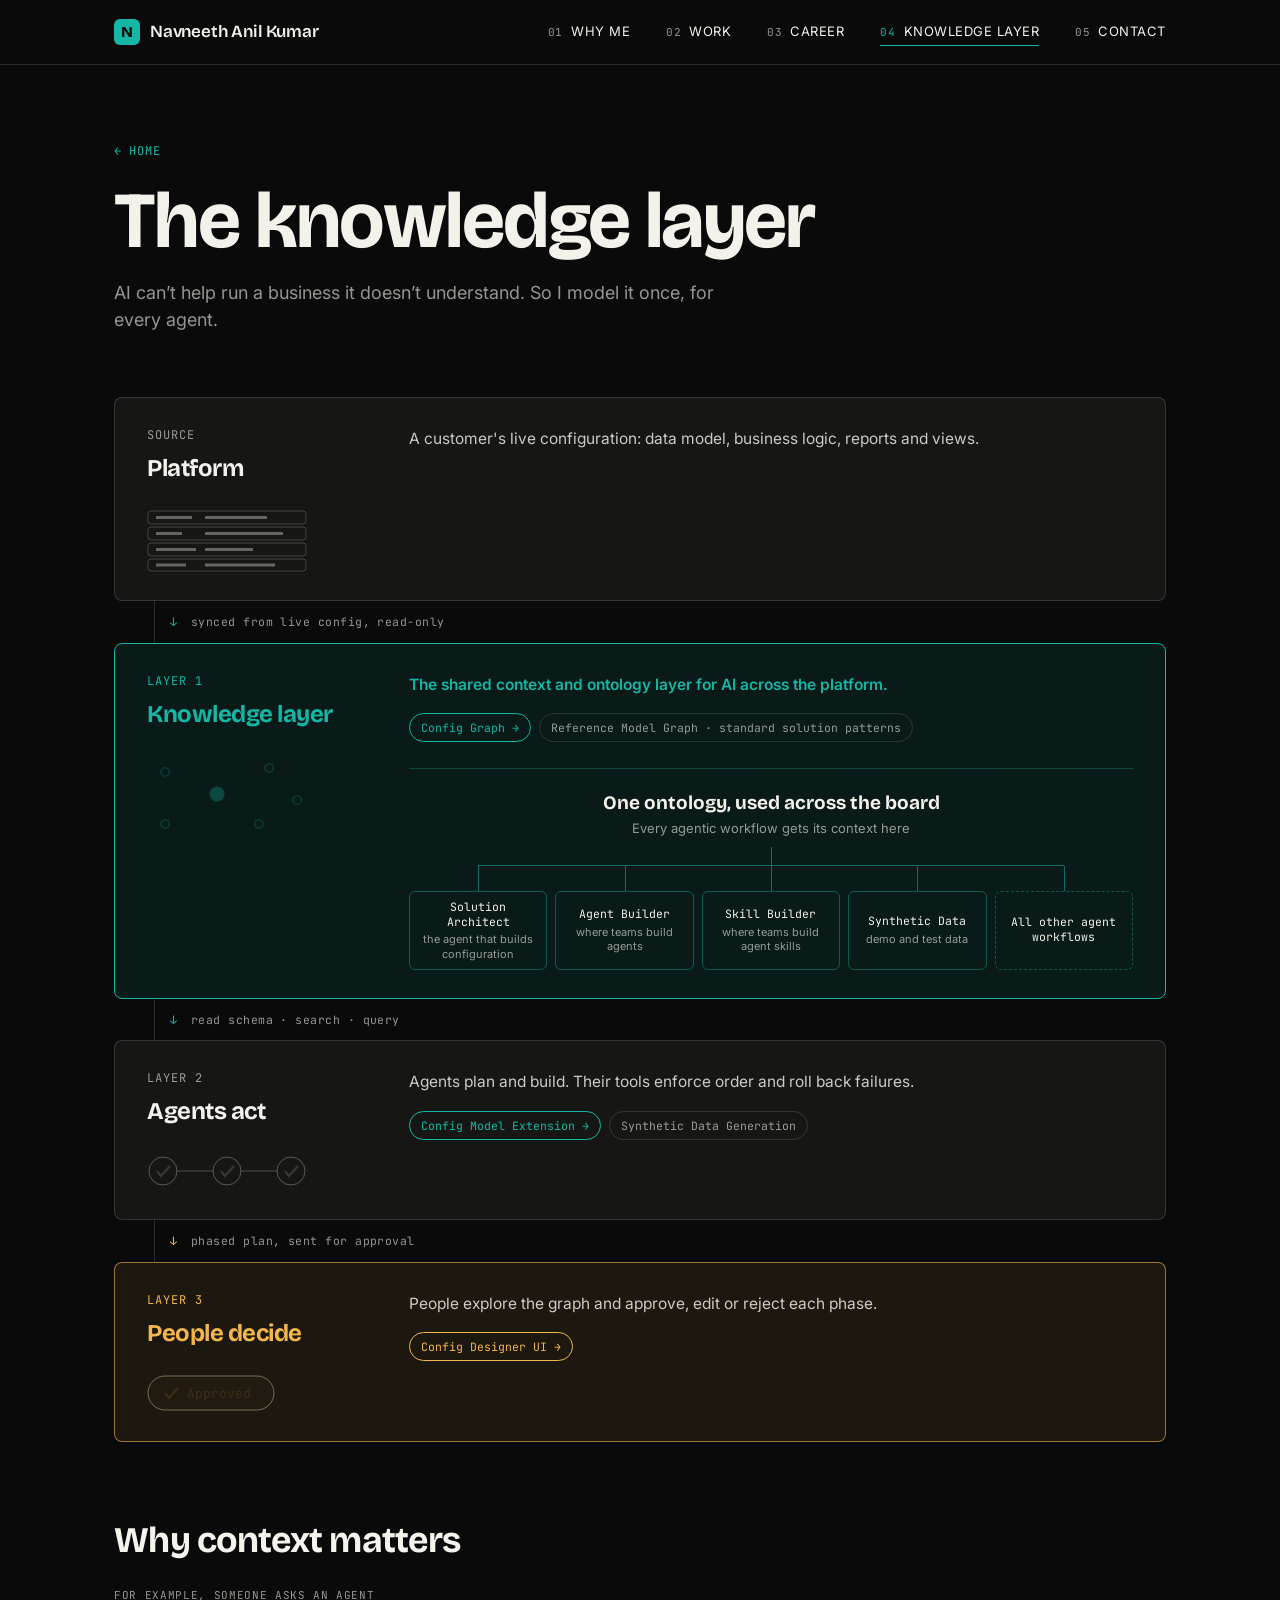
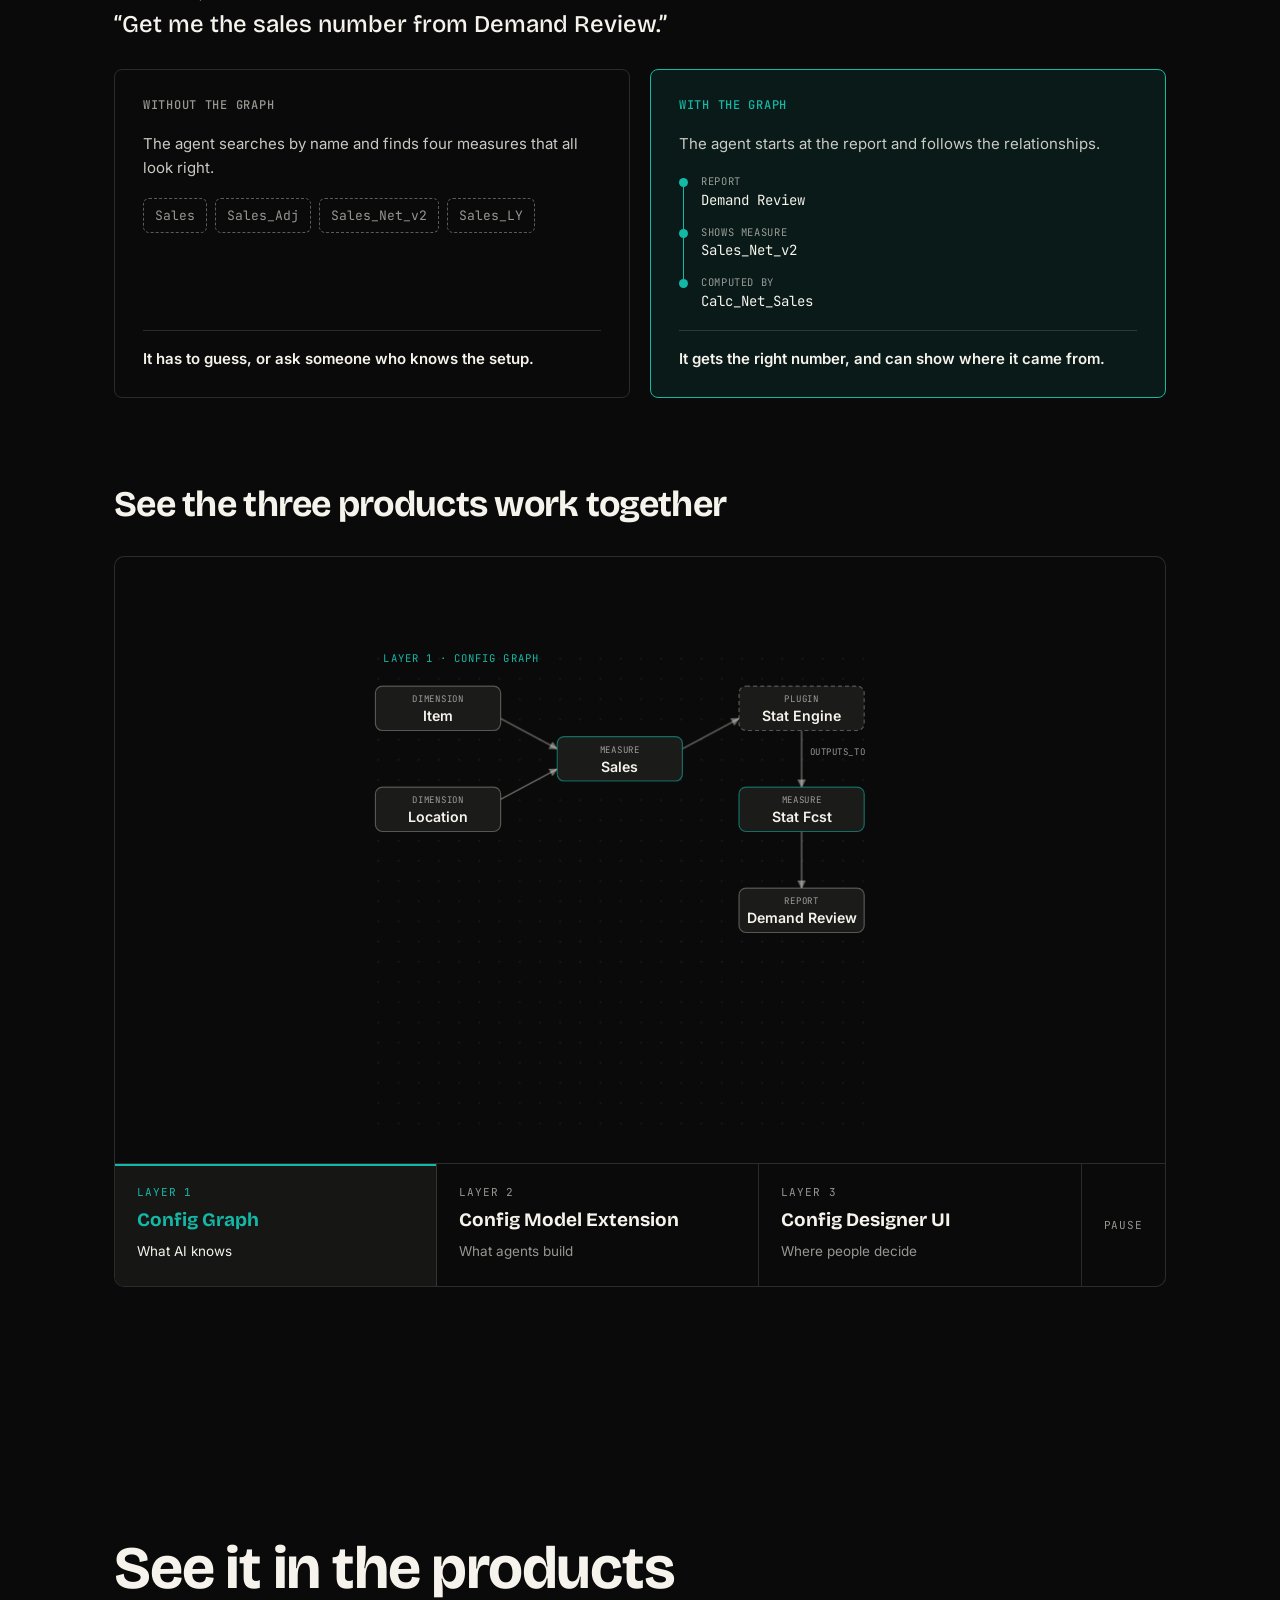
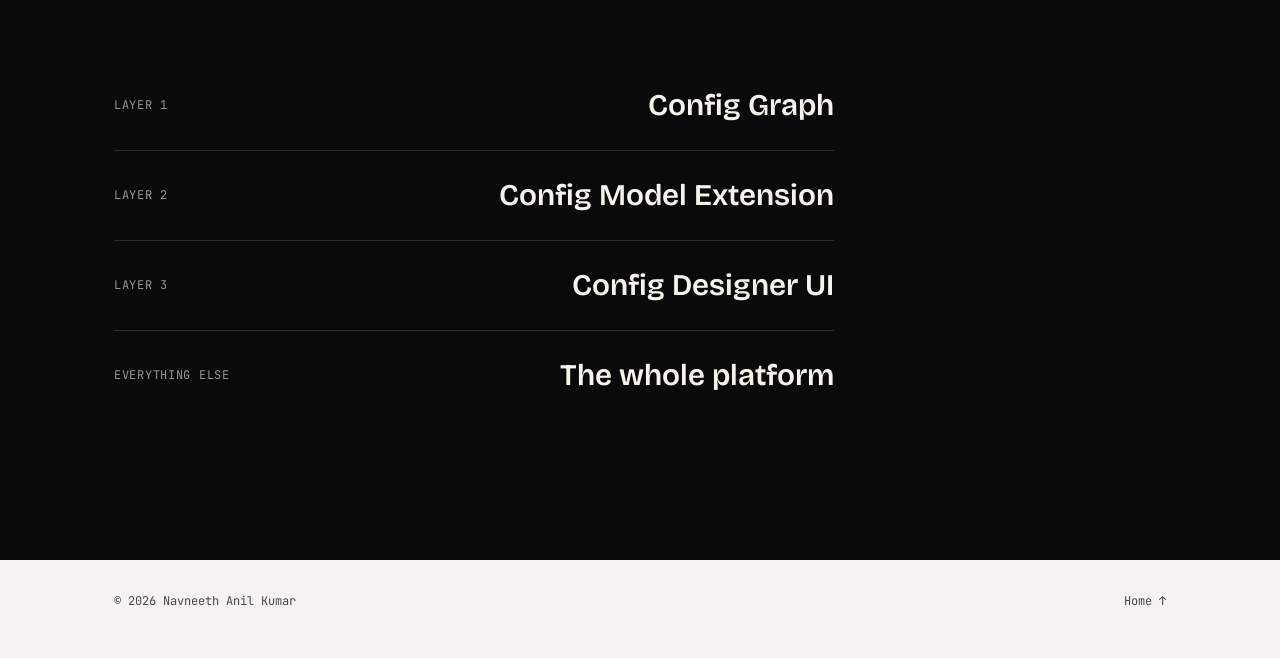
<file: knowledge-layer.html>
<!DOCTYPE html>
<html lang="en">
<head>
<meta charset="UTF-8" />
<meta name="viewport" content="width=device-width, initial-scale=1.0" />
<title>The Knowledge Layer — Navneeth Anil Kumar</title>
<meta name="description" content="How one ontology gives every AI agent on o9’s platform the context to understand, build on and extend a customer’s setup, with people approving each phase." />
<link rel="canonical" href="https://navai7.github.io/knowledge-layer.html" />
<meta name="theme-color" content="#0a0a0a" />


<link rel="icon" href="favicon.svg" type="image/svg+xml" />
<link rel="preconnect" href="https://fonts.googleapis.com">
<link rel="preconnect" href="https://fonts.gstatic.com" crossorigin>
<link href="https://fonts.googleapis.com/css2?family=Bricolage+Grotesque:opsz,wght@12..96,400;12..96,500;12..96,600;12..96,700;12..96,800&family=Inter:wght@400;500;600&family=JetBrains+Mono:wght@400;500&display=swap" rel="stylesheet">
<link rel="stylesheet" href="styles.css?v=21" />
<noscript><style>
  .reveal, .reveal.in{ opacity:1 !important; transform:none !important; filter:none !important; }
</style></noscript>
</head>
<body>

<!-- grain overlay -->
<div class="grain"></div>

<!-- cursor dot -->
<div class="cursor-dot" id="cursorDot"></div>

<!-- progress bar -->
<div class="scroll-progress" id="scrollProgress"></div>

<header class="nav-wrap">
  <nav class="nav">
    <a href="index.html" class="nav-mark"><span class="nav-mark-badge" aria-hidden="true">N</span>Navneeth Anil Kumar</a>
    <button class="nav-toggle" id="navToggle" aria-label="Toggle menu" aria-expanded="false" aria-controls="navLinks">
      <span></span><span></span><span></span>
    </button>
    <ul class="nav-links" id="navLinks">
      <li><a href="index.html#why"><span class="idx">01</span>Why Me</a></li>
      <li><a href="index.html#projects"><span class="idx">02</span>Work</a></li>
      <li><a href="index.html#career"><span class="idx">03</span>Career</a></li>
      <li><a href="knowledge-layer.html" class="active" aria-current="page"><span class="idx">04</span>Knowledge Layer</a></li>
      <li><a href="index.html#contact"><span class="idx">05</span>Contact</a></li>
    </ul>
  </nav>
</header>

<main id="top">

  <!-- THE KNOWLEDGE LAYER, in full -->
  <div class="layer-wrap">
  <section id="layer" class="section layer layer-page">
    <div class="section-head reveal">
      <a href="index.html#projects" class="page-back">&larr; Home</a>
      <h1 class="page-title">The knowledge layer</h1>
      <p class="section-intro">AI can&rsquo;t help run a business it doesn&rsquo;t understand. So I model it once, for every agent.</p>
    </div>

    <div class="stack">

      <div class="tier reveal" style="--at:0s">
        <div class="tier-label">
          <span class="tier-idx">SOURCE</span>
          <h3>Platform</h3>
          <svg class="tier-viz viz-source" viewBox="0 0 160 64" aria-hidden="true" focusable="false">
            <rect class="v-row" style="--i:0" x="1" y="3" width="158" height="13" rx="3"/>
            <rect class="v-row" style="--i:1" x="1" y="19" width="158" height="13" rx="3"/>
            <rect class="v-row" style="--i:2" x="1" y="35" width="158" height="13" rx="3"/>
            <rect class="v-row" style="--i:3" x="1" y="51" width="158" height="12" rx="3"/>
            <path class="v-text" d="M9 9.5h36M58 9.5h62M9 25.5h26M58 25.5h78M9 41.5h40M58 41.5h48M9 57h30M58 57h70"/>
          </svg>
        </div>
        <div class="tier-body">
          <p>A customer's live configuration: data model, business logic, reports and views.</p>
        </div>
      </div>

      <div class="tier-link is-know" style="--at:1.2s" aria-hidden="true"><span>&darr;</span> synced from live config, read-only</div>

      <div class="tier tier-core reveal" style="--at:2.1s">
        <div class="tier-label">
          <span class="tier-idx">LAYER 1</span>
          <h3>Knowledge layer</h3>
          <svg class="tier-viz viz-graph" viewBox="0 0 160 88" aria-hidden="true" focusable="false">
            <path class="v-edge" style="--i:1" pathLength="1" d="M18 18L70 40"/>
            <path class="v-edge" style="--i:2" pathLength="1" d="M18 70L70 40"/>
            <path class="v-edge" style="--i:3" pathLength="1" d="M70 40L122 14"/>
            <path class="v-edge" style="--i:4" pathLength="1" d="M70 40L112 70"/>
            <path class="v-edge" style="--i:5" pathLength="1" d="M122 14L150 46"/>
            <path class="v-edge" style="--i:6" pathLength="1" d="M112 70L150 46"/>
            <circle class="v-node" style="--i:0" cx="18" cy="18" r="6"/>
            <circle class="v-node" style="--i:1" cx="18" cy="70" r="6"/>
            <circle class="v-node v-hub" style="--i:2" cx="70" cy="40" r="10"/>
            <circle class="v-node" style="--i:3" cx="122" cy="14" r="6"/>
            <circle class="v-node" style="--i:4" cx="112" cy="70" r="6"/>
            <circle class="v-node" style="--i:5" cx="150" cy="46" r="6"/>
          </svg>
        </div>
        <div class="tier-body">
          <p><strong>The shared context and ontology layer for AI across the platform.</strong></p>
          <ul class="tier-chips">
            <li><a href="projects/config-graph.html?v=3">Config Graph</a></li>
            <li>Reference Model Graph &middot; standard solution patterns</li>
          </ul>
          <div class="context-hub">
            <div class="context-head">
              <strong>One ontology, used across the board</strong>
              <span>Every agentic workflow gets its context here</span>
            </div>
            <ul class="context-fan">
              <li style="--i:0">Solution Architect<small>the agent that builds configuration</small></li>
              <li style="--i:1">Agent Builder<small>where teams build agents</small></li>
              <li style="--i:2">Skill Builder<small>where teams build agent skills</small></li>
              <li style="--i:3">Synthetic Data<small>demo and test data</small></li>
              <li class="context-all" style="--i:4">All other agent workflows</li>
            </ul>
          </div>
        </div>
      </div>

      <div class="tier-link is-know" style="--at:4.3s" aria-hidden="true"><span>&darr;</span> read schema &middot; search &middot; query</div>

      <div class="tier reveal" style="--at:5.2s">
        <div class="tier-label">
          <span class="tier-idx">LAYER 2</span>
          <h3>Agents act</h3>
          <svg class="tier-viz viz-plan" viewBox="0 0 160 40" aria-hidden="true" focusable="false">
            <path class="v-track" d="M30 20h36M94 20h36"/>
            <circle class="v-step" cx="16" cy="20" r="14"/>
            <circle class="v-step" cx="80" cy="20" r="14"/>
            <circle class="v-step" cx="144" cy="20" r="14"/>
            <path class="v-tick" style="--i:1" d="M10 20l4 5 9-10"/>
            <path class="v-tick" style="--i:3" d="M74 20l4 5 9-10"/>
            <path class="v-tick" style="--i:5" d="M138 20l4 5 9-10"/>
          </svg>
        </div>
        <div class="tier-body">
          <p>Agents plan and build. Their tools enforce order and roll back failures.</p>
          <ul class="tier-chips">
            <li><a href="projects/config-model-extension.html?v=3">Config Model Extension</a></li>
            <li>Synthetic Data Generation</li>
          </ul>
        </div>
      </div>

      <div class="tier-link is-human" style="--at:6.5s" aria-hidden="true"><span>&darr;</span> phased plan, sent for approval</div>

      <div class="tier tier-human reveal" style="--at:7.4s">
        <div class="tier-label">
          <span class="tier-idx">LAYER 3</span>
          <h3>People decide</h3>
          <svg class="tier-viz viz-approve" viewBox="0 0 160 40" aria-hidden="true" focusable="false">
            <rect class="v-button" x="1" y="3" width="126" height="34" rx="17"/>
            <g class="v-approved">
              <rect x="1" y="3" width="126" height="34" rx="17"/>
              <path d="M18 20l4 5 9-10"/>
              <text x="40" y="24.5">Approved</text>
            </g>
          </svg>
        </div>
        <div class="tier-body">
          <p>People explore the graph and approve, edit or reject each phase.</p>
          <ul class="tier-chips">
            <li><a href="projects/config-designer-ui.html?v=3">Config Designer UI</a></li>
          </ul>
        </div>
      </div>

    </div>

    <div class="example reveal">
      <h3 class="example-head">Why context matters</h3>
      <p class="example-ask"><span>For example, someone asks an agent</span>&ldquo;Get me the sales number from Demand Review.&rdquo;</p>
      <div class="example-grid">
        <div class="example-side">
          <h4>Without the graph</h4>
          <p>The agent searches by name and finds four measures that all look right.</p>
          <ul class="example-matches">
            <li>Sales</li><li>Sales_Adj</li><li>Sales_Net_v2</li><li>Sales_LY</li>
          </ul>
          <p class="example-result">It has to guess, or ask someone who knows the setup.</p>
        </div>
        <div class="example-side example-with">
          <h4>With the graph</h4>
          <p>The agent starts at the report and follows the relationships.</p>
          <ol class="example-path">
            <li><span>Report</span>Demand Review</li>
            <li><span>Shows measure</span>Sales_Net_v2</li>
            <li><span>Computed by</span>Calc_Net_Sales</li>
          </ol>
          <p class="example-result">It gets the right number, and can show where it came from.</p>
        </div>
      </div>
    </div>

    <h3 class="sys-head reveal">See the three products work together</h3>
    <!-- SYSTEM DIAGRAM: one SVG, revealed layer by layer via data-step -->
    <figure class="sys reveal" data-step="3" data-playing="false" aria-label="How Config Graph, Config Model Extension and Config Designer UI fit together">
      <div class="sys-stage">
        <svg viewBox="0 0 1000 560" role="img" aria-labelledby="sysTitle sysDesc">
          <title id="sysTitle">Three layers of one system</title>
          <desc id="sysDesc">Layer 1, the Config Graph, models a tenant as typed nodes and relationships. Layer 2, the Config Model Extension agent, reads the graph, proposes a phased plan, and adds new nodes once a person approves. Layer 3, Config Designer UI, wraps both in one workspace with an explorer, the graph canvas and the agent panel.</desc>
          <defs>
            <pattern id="sysDots" width="20" height="20" patternUnits="userSpaceOnUse"><circle cx="1" cy="1" r="1" class="sys-dot"/></pattern>
            <marker id="sysArrow" viewBox="0 0 10 10" refX="9" refY="5" markerWidth="6" markerHeight="6" orient="auto-start-reverse"><path d="M0 0 L10 5 L0 10 z" class="sys-arrow"/></marker>
            <marker id="sysArrowNew" viewBox="0 0 10 10" refX="9" refY="5" markerWidth="6" markerHeight="6" orient="auto-start-reverse"><path d="M0 0 L10 5 L0 10 z" class="sys-arrow-new"/></marker>
          </defs>

          <!-- LAYER 3: workspace chrome (drawn first so it sits behind) -->
          <g class="s3" style="--d:0s">
            <rect class="ui-frame" x="10" y="10" width="980" height="540" rx="12"/>
            <path class="ui-bar" d="M10 54 H990"/>
            <circle class="ui-dot" cx="34" cy="32" r="5"/><circle class="ui-dot" cx="52" cy="32" r="5"/><circle class="ui-dot" cx="70" cy="32" r="5"/>
            <text class="ui-title" x="92" y="37">Config Designer UI</text>
            <text class="mono region region-ui" x="974" y="36" text-anchor="end">LAYER 3 &middot; WORKSPACE</text>
            <path class="ui-div" d="M222 54 V550 M738 54 V550"/>
          </g>

          <!-- LAYER 1: Config Graph canvas -->
          <g class="s1" style="--d:0s"><rect x="230" y="62" width="500" height="480" fill="url(#sysDots)"/></g>
          <text class="mono region s1" style="--d:.1s" x="246" y="84">LAYER 1 &middot; CONFIG GRAPH</text>

          <!-- edges: existing -->
          <path class="edge s1" style="--d:.9s" pathLength="1" d="M362 140 L418 170"/>
          <path class="edge-head s1" style="--d:1.35s" d="M362 140 L418 170" marker-end="url(#sysArrow)"/>
          <path class="edge s1" style="--d:1s" pathLength="1" d="M362 220 L418 190"/>
          <path class="edge-head s1" style="--d:1.45s" d="M362 220 L418 190" marker-end="url(#sysArrow)"/>
          <path class="edge s1" style="--d:1.2s" pathLength="1" d="M542 170 L598 140"/>
          <path class="edge-head s1" style="--d:1.65s" d="M542 170 L598 140" marker-end="url(#sysArrow)"/>
          <path class="edge s1" style="--d:1.4s" pathLength="1" d="M660 152 L660 208"/>
          <path class="edge-head s1" style="--d:1.85s" d="M660 152 L660 208" marker-end="url(#sysArrow)"/>
          <path class="edge s1" style="--d:1.6s" pathLength="1" d="M660 252 L660 308"/>
          <path class="edge-head s1" style="--d:2.05s" d="M660 252 L660 308" marker-end="url(#sysArrow)"/>
          <text class="mono edge-label s1" style="--d:1.9s" x="668" y="176">OUTPUTS_TO</text>
          <!-- edges: added by the agent -->
          <path class="edge e-new s2" style="--d:3.3s" pathLength="1" d="M480 202 L480 418"/>
          <path class="edge-head s2" style="--d:3.75s" d="M480 202 L480 418" marker-end="url(#sysArrowNew)"/>
          <text class="mono edge-label s2" style="--d:3.8s" x="488" y="314">INPUTS_TO</text>
          <path class="edge e-new s2" style="--d:3.4s" pathLength="1" d="M362 440 L418 440"/>
          <path class="edge-head s2" style="--d:3.85s" d="M362 440 L418 440" marker-end="url(#sysArrowNew)"/>
          <path class="edge e-new s2" style="--d:3.7s" pathLength="1" d="M542 440 L598 440"/>
          <path class="edge-head s2" style="--d:4.15s" d="M542 440 L598 440" marker-end="url(#sysArrowNew)"/>
          <path class="edge e-new s2" style="--d:4s" pathLength="1" d="M660 418 L660 352"/>
          <path class="edge-head s2" style="--d:4.45s" d="M660 418 L660 352" marker-end="url(#sysArrowNew)"/>

          <!-- query beam: agent reading the graph -->
          <path class="beam s2only" style="--d:.8s" d="M746 194 L546 194"/>

          <!-- nodes: existing tenant config -->
          <g transform="translate(300 130)"><g class="node s1" style="--d:.2s"><rect x="-62" y="-22" width="124" height="44" rx="7"/><text class="n-type" y="-6">DIMENSION</text><text class="n-name" y="13">Item</text></g></g>
          <g transform="translate(300 230)"><g class="node s1" style="--d:.3s"><rect x="-62" y="-22" width="124" height="44" rx="7"/><text class="n-type" y="-6">DIMENSION</text><text class="n-name" y="13">Location</text></g></g>
          <g transform="translate(480 180)"><g class="node n-measure n-read s1" style="--d:.45s"><rect x="-62" y="-22" width="124" height="44" rx="7"/><text class="n-type" y="-6">MEASURE</text><text class="n-name" y="13">Sales</text></g></g>
          <g transform="translate(660 130)"><g class="node n-plugin n-read s1" style="--d:.6s"><rect x="-62" y="-22" width="124" height="44" rx="7"/><text class="n-type" y="-6">PLUGIN</text><text class="n-name" y="13">Stat Engine</text></g></g>
          <g transform="translate(660 230)"><g class="node n-measure s1" style="--d:.7s"><rect x="-62" y="-22" width="124" height="44" rx="7"/><text class="n-type" y="-6">MEASURE</text><text class="n-name" y="13">Stat Fcst</text></g></g>
          <g transform="translate(660 330)"><g class="node n-report s1" style="--d:.8s"><rect x="-62" y="-22" width="124" height="44" rx="7"/><text class="n-type" y="-6">REPORT</text><text class="n-name" y="13">Demand Review</text></g></g>
          <!-- nodes: created by the agent after approval -->
          <g transform="translate(300 440)"><g class="node n-new s2" style="--d:3.1s"><rect x="-62" y="-22" width="124" height="44" rx="7"/><text class="n-type" y="-6">MEASURE &middot; NEW</text><text class="n-name" y="13">Price Driver</text></g></g>
          <g transform="translate(480 440)"><g class="node n-new s2" style="--d:3.4s"><rect x="-62" y="-22" width="124" height="44" rx="7"/><text class="n-type" y="-6">PLUGIN &middot; NEW</text><text class="n-name" y="13">ML Engine</text></g></g>
          <g transform="translate(660 440)"><g class="node n-new s2" style="--d:3.7s"><rect x="-62" y="-22" width="124" height="44" rx="7"/><text class="n-type" y="-6">MEASURE &middot; NEW</text><text class="n-name" y="13">ML Fcst</text></g></g>

          <!-- LAYER 2: Config Model Extension agent panel -->
          <text class="mono region s2" style="--d:0s" x="760" y="84">LAYER 2 &middot; MODEL EXTENSION</text>
          <g class="s2" style="--d:.05s">
            <circle class="agent-dot" cx="766" cy="111" r="4"/>
            <text class="agent-name" x="778" y="116">Solution Architect</text>
          </g>
          <g class="s2" style="--d:.2s">
            <rect class="bubble-user" x="800" y="132" width="162" height="46" rx="8"/>
            <text class="bubble-text" x="812" y="151">Add an ML forecast</text>
            <text class="bubble-text" x="812" y="168">driven by price</text>
          </g>
          <g class="s2" style="--d:.7s">
            <rect class="bubble-agent" x="760" y="190" width="176" height="30" rx="8"/>
            <text class="bubble-text muted" x="772" y="210">Reading the Config Graph&hellip;</text>
          </g>
          <g class="s2" style="--d:1.6s">
            <rect class="plan" x="760" y="234" width="202" height="160" rx="8"/>
            <text class="mono plan-head" x="774" y="258">PLAN &middot; 3 PHASES</text>
            <text class="plan-row" x="774" y="284">1&#160;&#160;Add measures</text>
            <text class="plan-row" x="774" y="308">2&#160;&#160;Add ML Engine plugin</text>
            <text class="plan-row" x="774" y="332">3&#160;&#160;Wire to Demand Review</text>
            <g class="approve"><rect x="774" y="348" width="104" height="30" rx="15"/><text x="826" y="368" text-anchor="middle">Approve</text></g>
          </g>
          <text class="check s2" style="--d:3.1s" x="948" y="284" text-anchor="end">&#10003;</text>
          <text class="check s2" style="--d:3.5s" x="948" y="308" text-anchor="end">&#10003;</text>
          <text class="check s2" style="--d:4s" x="948" y="332" text-anchor="end">&#10003;</text>
          <text class="mono status s2" style="--d:4.4s" x="760" y="420">3 OF 3 PHASES APPLIED</text>
          <text class="mono status-sub s2" style="--d:4.6s" x="760" y="440">dependency order checked</text>

          <!-- LAYER 3: explorer list + node actions -->
          <text class="mono region s3" style="--d:.3s" x="34" y="84">EXPLORER</text>
          <g class="s3" style="--d:.4s"><rect class="search" x="34" y="96" width="172" height="30" rx="6"/><text class="list-muted" x="46" y="116">Search entities</text></g>
          <g class="s3" style="--d:.6s"><text class="mono list-cat" x="38" y="156">DIMENSIONS</text><text class="list-item" x="38" y="178">Item</text><text class="list-item" x="38" y="200">Location</text></g>
          <g class="s3" style="--d:.8s"><text class="mono list-cat" x="38" y="236">MEASURES</text>
            <rect class="list-sel" x="30" y="243" width="182" height="23" rx="4"/>
            <text class="list-item" x="38" y="259">Sales</text><text class="list-item" x="38" y="281">Stat Fcst</text><text class="list-item list-new" x="38" y="303">Price Driver</text><text class="list-item list-new" x="38" y="325">ML Fcst</text></g>
          <g class="s3" style="--d:1s"><text class="mono list-cat" x="38" y="361">PLUGINS</text><text class="list-item" x="38" y="383">Stat Engine</text><text class="list-item list-new" x="38" y="405">ML Engine</text></g>
          <g class="s3" style="--d:1.2s"><text class="mono list-cat" x="38" y="441">REPORTS</text><text class="list-item" x="38" y="463">Demand Review</text></g>
          <rect class="sel-ring s3" style="--d:1.6s" x="412" y="152" width="136" height="56" rx="10"/>
          <g class="s3 pop" style="--d:2s">
            <rect class="popover" x="366" y="262" width="232" height="34" rx="7"/>
            <text class="pop-item" x="376" y="284">&#8599; Traverse</text>
            <text class="pop-item" x="446" y="284">+ Add to chat</text>
            <text class="pop-item" x="527" y="284">&#9638; View data</text>
          </g>
        </svg>
      </div>
      <p class="sys-hint" aria-hidden="true">Swipe to see the whole workspace &rarr;</p>
      <figcaption class="sys-steps">
        <button type="button" class="sys-step" data-go="1">
          <span class="sys-step-num">Layer 1</span>
          <strong>Config Graph</strong>
          <span class="sys-step-text">What AI knows</span>
          <span class="sys-bar"></span>
        </button>
        <button type="button" class="sys-step" data-go="2">
          <span class="sys-step-num">Layer 2</span>
          <strong>Config Model Extension</strong>
          <span class="sys-step-text">What agents build</span>
          <span class="sys-bar"></span>
        </button>
        <button type="button" class="sys-step" data-go="3" aria-current="true">
          <span class="sys-step-num">Layer 3</span>
          <strong>Config Designer UI</strong>
          <span class="sys-step-text">Where people decide</span>
          <span class="sys-bar"></span>
        </button>
        <button type="button" class="sys-play" id="sysPlay" aria-label="Pause animation">Pause</button>
      </figcaption>
    </figure>

  </section>
  </div>

  <div class="contact-wrap">
  <section class="section contact page-next">
    <div class="contact-inner">
      <h2>See it in the products</h2>
      <div class="contact-links">
        <a href="projects/config-graph.html?v=3" class="contact-link"><span>Layer 1</span><strong>Config Graph</strong></a>
        <a href="projects/config-model-extension.html?v=3" class="contact-link"><span>Layer 2</span><strong>Config Model Extension</strong></a>
        <a href="projects/config-designer-ui.html?v=3" class="contact-link"><span>Layer 3</span><strong>Config Designer UI</strong></a>
        <a href="index.html#projects" class="contact-link"><span>Everything else</span><strong>The whole platform</strong></a>
      </div>
    </div>
  </section>
  </div>

</main>

<footer class="footer">
  <p>&copy; 2026 Navneeth Anil Kumar</p>
  <a href="index.html">Home &uarr;</a>
</footer>

<script src="script.js?v=9"></script>
</body>
</html>
</file>
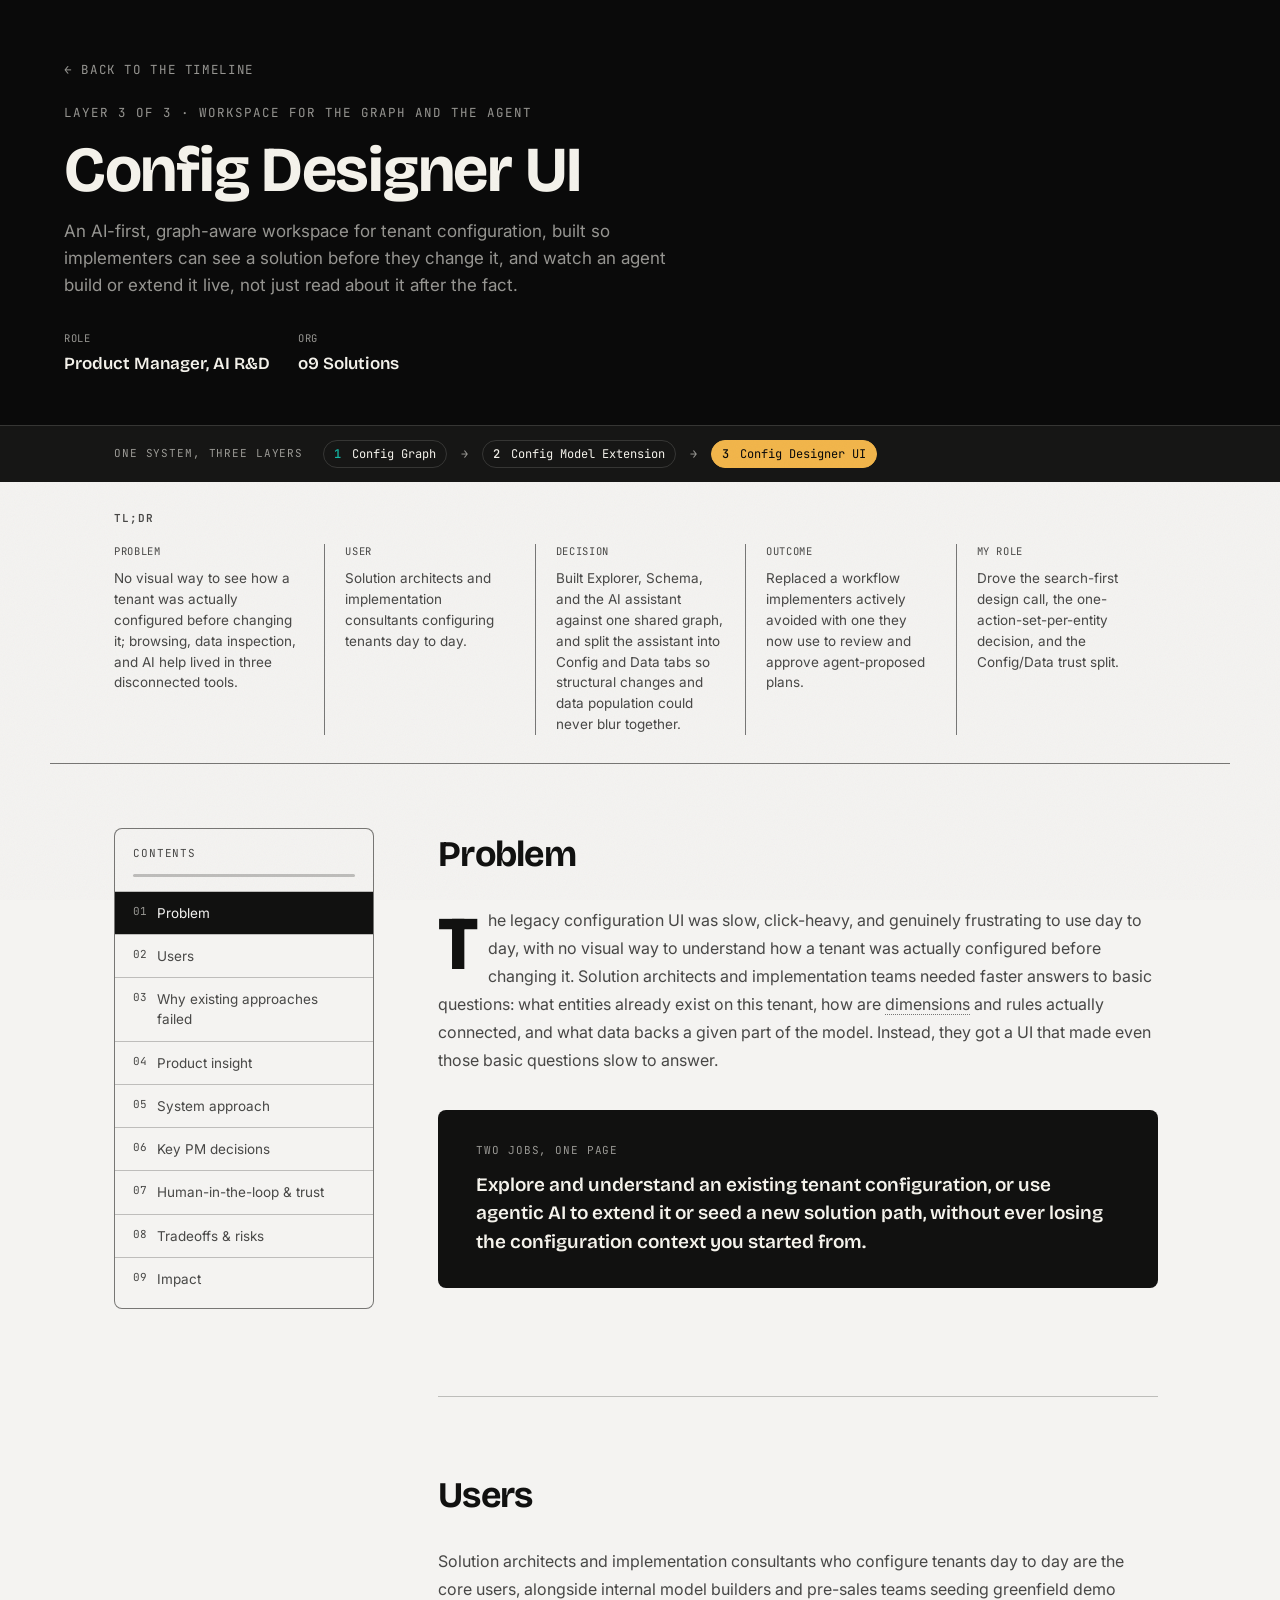
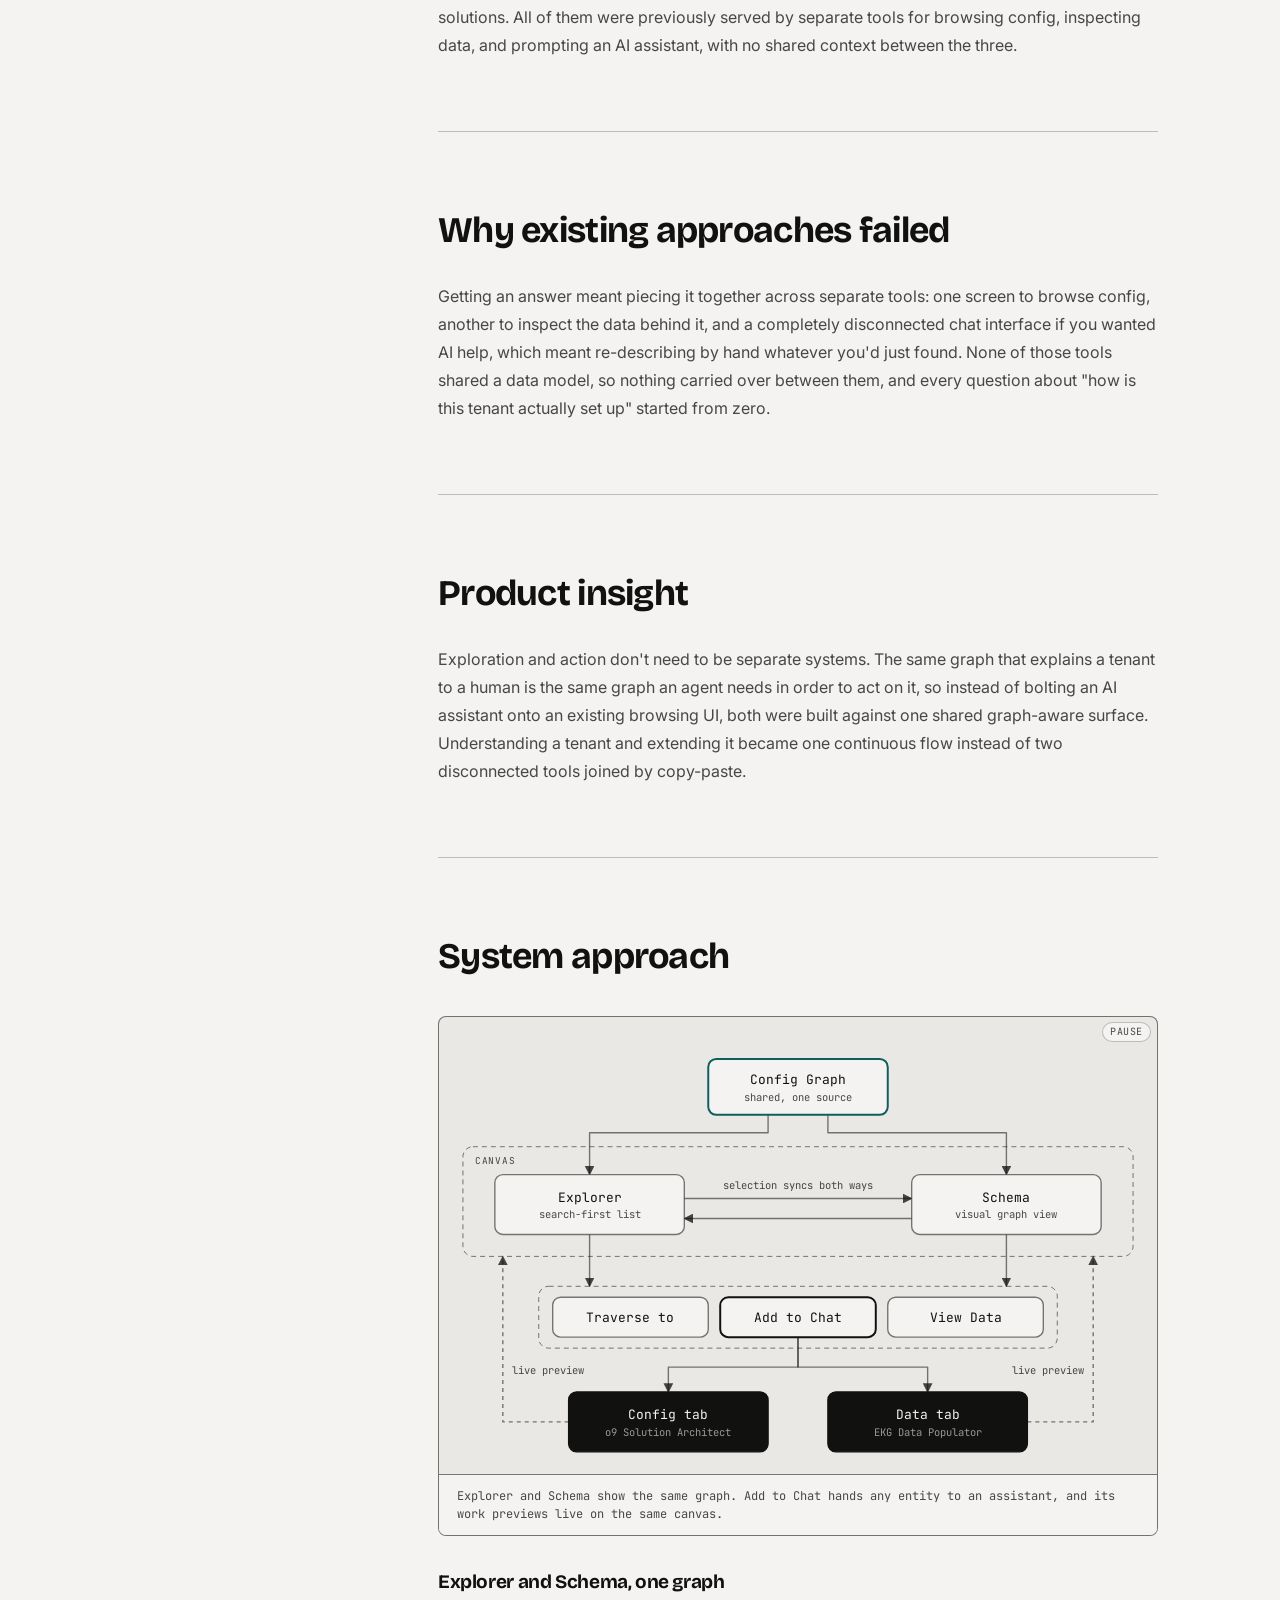
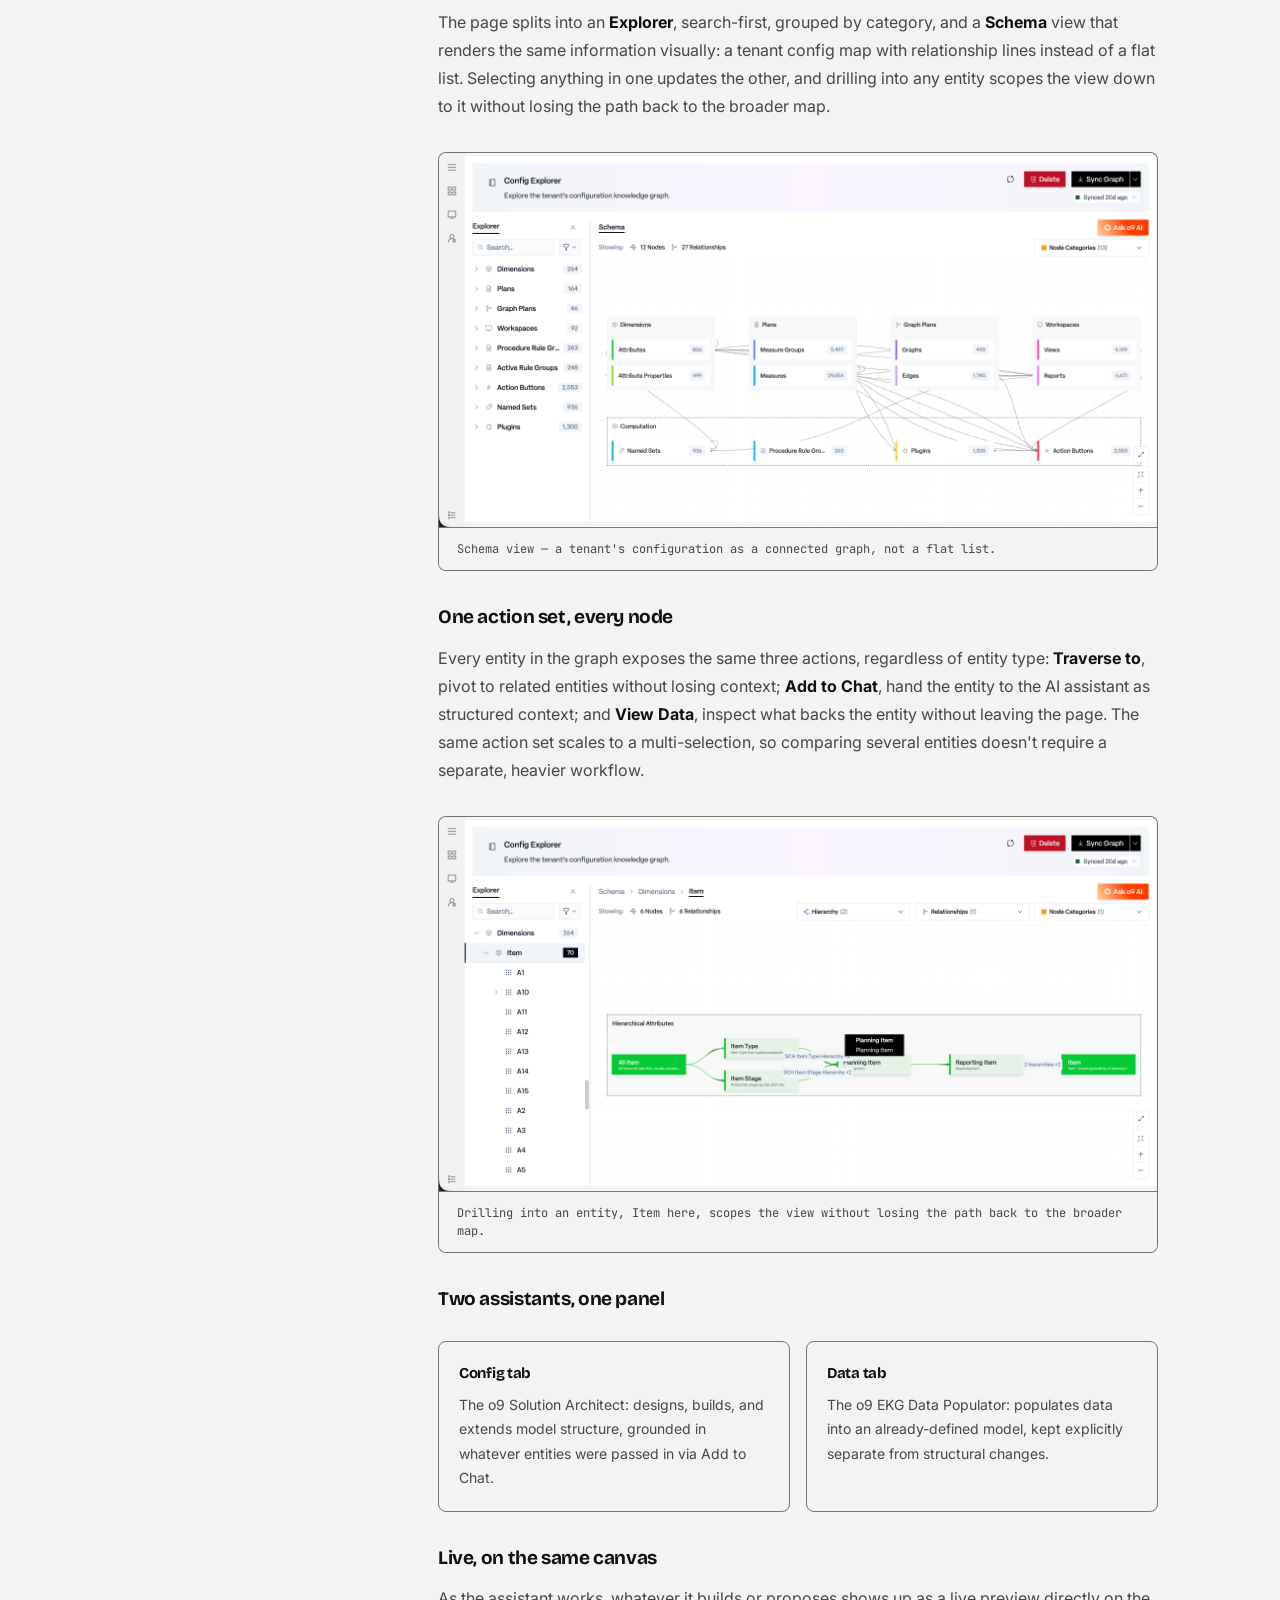
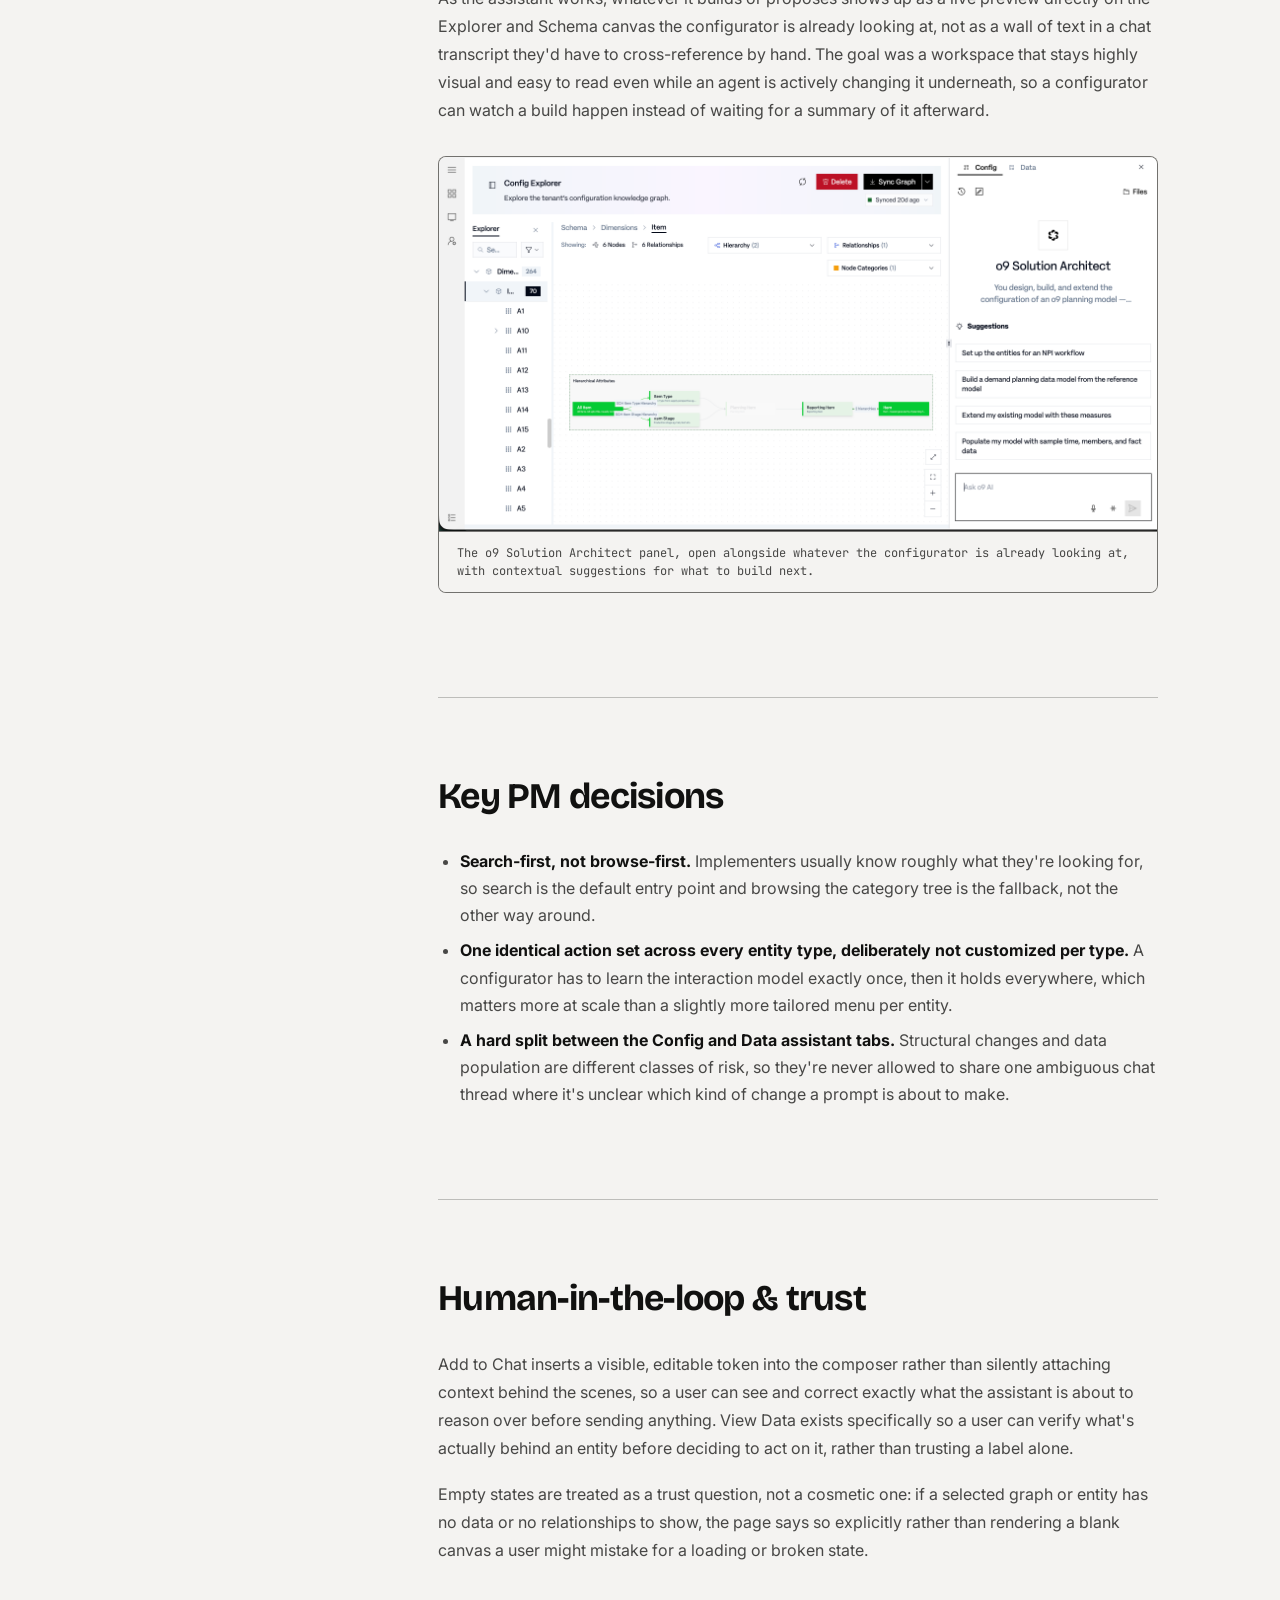
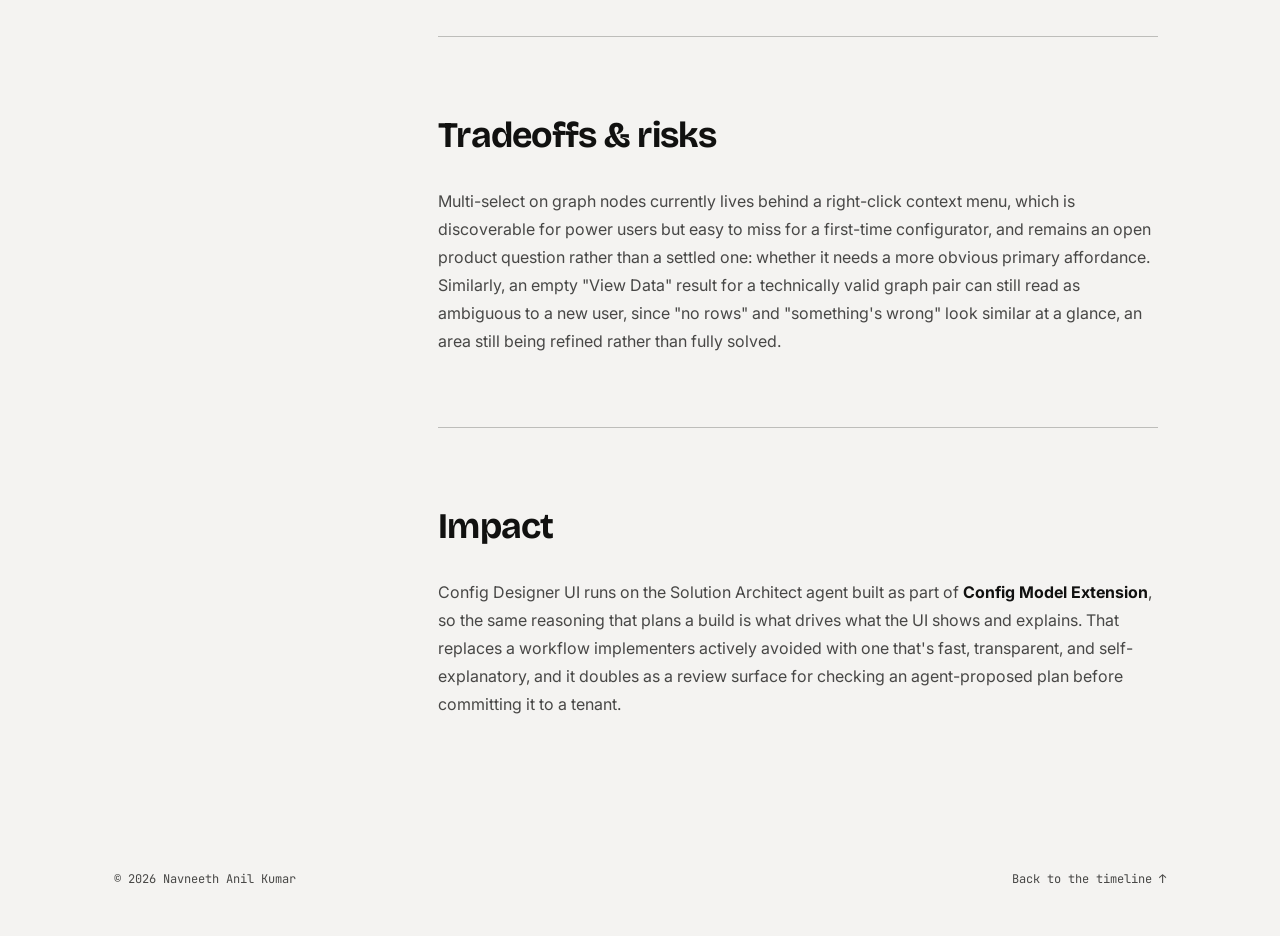
<file: projects/config-designer-ui.html>
<!DOCTYPE html>
<html lang="en">
<head>
<meta charset="UTF-8" />
<meta name="viewport" content="width=device-width, initial-scale=1.0" />
<title>Config Designer UI — Case Study — Navneeth Anil Kumar</title>
<meta name="description" content="Case study: Config Designer UI (Config Explorer), o9 Solutions. An AI-first, graph-aware workspace for tenant configuration." />
<link rel="canonical" href="https://navai7.github.io/projects/config-designer-ui.html" />
<meta name="theme-color" content="#0a0a0a" />

<meta property="og:type" content="article" />
<meta property="og:site_name" content="Navneeth Anil Kumar" />
<meta property="og:url" content="https://navai7.github.io/projects/config-designer-ui.html" />
<meta property="og:title" content="Config Designer UI — Case Study" />
<meta property="og:description" content="One graph-aware workspace where exploring a tenant's configuration and extending it with an agent stop being two disconnected tools." />
<meta property="og:image" content="https://navai7.github.io/assets/config-explorer-1.png" />
<meta property="og:image:alt" content="Config Explorer with the o9 Solution Architect panel open beside a tenant's configuration graph" />
<meta name="twitter:card" content="summary_large_image" />
<meta name="twitter:title" content="Config Designer UI — Case Study" />
<meta name="twitter:description" content="One graph-aware workspace where exploring a tenant's configuration and extending it with an agent stop being two disconnected tools." />
<meta name="twitter:image" content="https://navai7.github.io/assets/config-explorer-1.png" />

<link rel="icon" href="../favicon.svg" type="image/svg+xml" />
<link rel="preconnect" href="https://fonts.googleapis.com">
<link rel="preconnect" href="https://fonts.gstatic.com" crossorigin>
<link href="https://fonts.googleapis.com/css2?family=Bricolage+Grotesque:opsz,wght@12..96,400;12..96,500;12..96,600;12..96,700;12..96,800&family=Inter:wght@400;500;600&family=JetBrains+Mono:wght@400;500&display=swap" rel="stylesheet">
<link rel="stylesheet" href="../styles.css?v=21" />
<link rel="stylesheet" href="case-study.css?v=11" />
<noscript><style>
  .reveal, .reveal.in{ opacity:1 !important; transform:none !important; filter:none !important; }
</style></noscript>
</head>
<body>

<div class="grain"></div>
<div class="cursor-dot" id="cursorDot"></div>

<header class="doc-header">
  <div class="doc-header-inner">
    <a href="../index.html?v=3#work-designer-ui" class="doc-back">&larr; Back to the timeline</a>
    <p class="doc-eyebrow">Layer 3 of 3 &middot; Workspace for the Graph and the Agent</p>
    <h1 class="doc-title">Config Designer UI</h1>
    <p class="doc-subtitle">
      An AI-first, graph-aware workspace for tenant configuration, built so implementers can see a
      solution before they change it, and watch an agent build or extend it live, not just read
      about it after the fact.
    </p>
    <div class="doc-meta">
      <div><span>Role</span><strong>Product Manager, AI R&amp;D</strong></div>
      <div><span>Org</span><strong>o9 Solutions</strong></div>
    </div>
  </div>
</header>
<nav class="doc-series" aria-label="Part of one system"><div class="doc-series-inner"><span class="doc-series-label">One system, three layers</span><a href="config-graph.html?v=2"><b>1</b> Config Graph</a><span class="doc-series-sep" aria-hidden="true">&rarr;</span><a href="config-model-extension.html?v=2"><b>2</b> Config Model Extension</a><span class="doc-series-sep" aria-hidden="true">&rarr;</span><a href="config-designer-ui.html?v=2" aria-current="page"><b>3</b> Config Designer UI</a></div></nav>

<div class="doc-skim-wrap">
  <p class="doc-skim-label">TL;DR</p>
  <div class="doc-skim">
    <div class="doc-skim-item"><span>Problem</span><p>No visual way to see how a tenant was actually configured before changing it; browsing, data inspection, and AI help lived in three disconnected tools.</p></div>
    <div class="doc-skim-item"><span>User</span><p>Solution architects and implementation consultants configuring tenants day to day.</p></div>
    <div class="doc-skim-item"><span>Decision</span><p>Built Explorer, Schema, and the AI assistant against one shared graph, and split the assistant into Config and Data tabs so structural changes and data population could never blur together.</p></div>
    <div class="doc-skim-item"><span>Outcome</span><p>Replaced a workflow implementers actively avoided with one they now use to review and approve agent-proposed plans.</p></div>
    <div class="doc-skim-item"><span>My role</span><p>Drove the search-first design call, the one-action-set-per-entity decision, and the Config/Data trust split.</p></div>
  </div>
</div>

<div class="doc-layout">
  <aside class="doc-toc">
    <div class="doc-toc-head">Contents</div>
    <div class="doc-toc-progress"><div class="doc-toc-progress-bar"></div></div>
    <ol>
      <li><a href="#problem"><span class="doc-toc-num">01</span>Problem</a></li>
      <li><a href="#users"><span class="doc-toc-num">02</span>Users</a></li>
      <li><a href="#why-failed"><span class="doc-toc-num">03</span>Why existing approaches failed</a></li>
      <li><a href="#insight"><span class="doc-toc-num">04</span>Product insight</a></li>
      <li><a href="#system"><span class="doc-toc-num">05</span>System approach</a></li>
      <li><a href="#pm-decisions"><span class="doc-toc-num">06</span>Key PM decisions</a></li>
      <li><a href="#trust"><span class="doc-toc-num">07</span>Human-in-the-loop &amp; trust</a></li>
      <li><a href="#tradeoffs"><span class="doc-toc-num">08</span>Tradeoffs &amp; risks</a></li>
      <li><a href="#impact"><span class="doc-toc-num">09</span>Impact</a></li>
    </ol>
  </aside>

  <main class="doc-content">

    <section id="problem" class="doc-section reveal">
      <h2>Problem</h2>
      <p class="doc-dropcap">
        The legacy configuration UI was slow, click-heavy, and genuinely frustrating to use day to
        day, with no visual way to understand how a tenant was actually configured before changing
        it. Solution architects and implementation teams needed faster answers to basic questions:
        what entities already exist on this tenant, how are
        <span class="gloss" tabindex="0">dimensions<span class="gloss-tip">Categories used to slice and group data, e.g. product, location, or time.</span></span>
        and rules actually connected, and what data backs a given part of the model. Instead, they got
        a UI that made even those basic questions slow to answer.
      </p>
      <div class="doc-callout">
        <span class="doc-callout-label">Two jobs, one page</span>
        <p>Explore and understand an existing tenant configuration, or use agentic AI to extend it
          or seed a new solution path, without ever losing the configuration context you started from.</p>
      </div>
    </section>

    <section id="users" class="doc-section reveal">
      <h2>Users</h2>
      <p>
        Solution architects and implementation consultants who configure tenants day to day are the
        core users, alongside internal model builders and pre-sales teams seeding greenfield demo
        solutions. All of them were previously served by separate tools for browsing config,
        inspecting data, and prompting an AI assistant, with no shared context between the three.
      </p>
    </section>

    <section id="why-failed" class="doc-section reveal">
      <h2>Why existing approaches failed</h2>
      <p>
        Getting an answer meant piecing it together across separate tools: one screen to browse
        config, another to inspect the data behind it, and a completely disconnected chat interface
        if you wanted AI help, which meant re-describing by hand whatever you'd just found. None of
        those tools shared a data model, so nothing carried over between them, and every question
        about "how is this tenant actually set up" started from zero.
      </p>
    </section>

    <section id="insight" class="doc-section reveal">
      <h2>Product insight</h2>
      <p>
        Exploration and action don't need to be separate systems. The same graph that explains a
        tenant to a human is the same graph an agent needs in order to act on it, so instead of
        bolting an AI assistant onto an existing browsing UI, both were built against one shared
        graph-aware surface. Understanding a tenant and extending it became one continuous flow
        instead of two disconnected tools joined by copy-paste.
      </p>
    </section>

    <section id="system" class="doc-section reveal">
      <h2>System approach</h2>
      <div class="doc-figure dia">
        <div class="dia-scroll">
          <svg class="dia-svg" viewBox="0 0 720 438" xmlns="http://www.w3.org/2000/svg" role="img" aria-label="One Config Graph feeds the synced Explorer and Schema views. Any entity can be traversed, inspected or added to chat. The Config and Data assistants preview their work live on the same canvas.">
            <defs><marker id="ui-arrow" viewBox="0 0 10 10" refX="9" refY="5" markerWidth="7" markerHeight="7" orient="auto"><path class="d-head" d="M0,0 L10,5 L0,10 z"/></marker></defs>
            <g class="d-part d-box" style="--o:3;--at:5.9s"><rect x="24" y="110" width="672" height="110" rx="10"/><text class="d-label" x="36" y="127">CANVAS</text></g>
            <g class="d-part d-box" style="--o:11;--at:2.8s"><rect x="100" y="250" width="520" height="62" rx="10"/></g>
            <g class="d-part d-link know" style="--o:1;--at:0.4s"><path class="d-line" d="M330 78 V96 H151 V138" marker-end="url(#ui-arrow)"/><path class="d-flow" d="M330 78 V96 H151 V138" pathLength="100"/></g>
            <g class="d-part d-link know" style="--o:2;--at:0.4s"><path class="d-line" d="M390 78 V96 H569 V138" marker-end="url(#ui-arrow)"/><path class="d-flow" d="M390 78 V96 H569 V138" pathLength="100"/></g>
            <g class="d-part d-link " style="--o:6;--at:1.5s"><path class="d-line" d="M246 162 H474" marker-end="url(#ui-arrow)"/><path class="d-flow" d="M246 162 H474" pathLength="100"/></g>
            <g class="d-part d-link " style="--o:7;--at:1.9s"><path class="d-line" d="M474 182 H246" marker-end="url(#ui-arrow)"/><path class="d-flow" d="M474 182 H246" pathLength="100"/></g>
            <g class="d-part d-link " style="--o:9;--at:2.3s"><path class="d-line" d="M151 198 V250" marker-end="url(#ui-arrow)"/><path class="d-flow" d="M151 198 V250" pathLength="100"/></g>
            <g class="d-part d-link " style="--o:10;--at:2.3s"><path class="d-line" d="M569 198 V250" marker-end="url(#ui-arrow)"/><path class="d-flow" d="M569 198 V250" pathLength="100"/></g>
            <g class="d-part d-link " style="--o:15;--at:3.7s"><path class="d-line" d="M360 301 V331 H230 V356" marker-end="url(#ui-arrow)"/><path class="d-flow" d="M360 301 V331 H230 V356" pathLength="100"/></g>
            <g class="d-part d-link " style="--o:16;--at:3.7s"><path class="d-line" d="M360 301 V331 H490 V356" marker-end="url(#ui-arrow)"/><path class="d-flow" d="M360 301 V331 H490 V356" pathLength="100"/></g>
            <g class="d-part d-link back" style="--o:19;--at:5s"><path class="d-line" d="M130 386 H64 V220" marker-end="url(#ui-arrow)"/><path class="d-flow" d="M130 386 H64 V220" pathLength="100"/></g>
            <g class="d-part d-link back" style="--o:20;--at:5s"><path class="d-line" d="M590 386 H656 V220" marker-end="url(#ui-arrow)"/><path class="d-flow" d="M590 386 H656 V220" pathLength="100"/></g>
            <g class="d-part d-node core" style="--o:0;--at:0s"><rect x="270" y="22" width="180" height="56" rx="8"/><text class="d-title" x="360" y="47">Config Graph</text><text class="d-sub" x="360" y="64">shared, one source</text></g>
            <g class="d-part d-node " style="--o:4;--at:1.1s"><rect x="56" y="138" width="190" height="60" rx="8"/><text class="d-title" x="151" y="165">Explorer</text><text class="d-sub" x="151" y="182">search-first list</text></g>
            <g class="d-part d-node " style="--o:5;--at:1.1s"><rect x="474" y="138" width="190" height="60" rx="8"/><text class="d-title" x="569" y="165">Schema</text><text class="d-sub" x="569" y="182">visual graph view</text></g>
            <text class="d-part d-note" style="--o:8" x="360" y="152" text-anchor="middle">selection syncs both ways</text>
            <g class="d-part d-node " style="--o:12;--at:2.9s"><rect x="114" y="261" width="156" height="40" rx="8"/><text class="d-title" x="192" y="285.5">Traverse to</text></g>
            <g class="d-part d-node key" style="--o:13;--at:3.2s"><rect x="282" y="261" width="156" height="40" rx="8"/><text class="d-title" x="360" y="285.5">Add to Chat</text></g>
            <g class="d-part d-node " style="--o:14;--at:2.9s"><rect x="450" y="261" width="156" height="40" rx="8"/><text class="d-title" x="528" y="285.5">View Data</text></g>
            <g class="d-part d-node dark" style="--o:17;--at:4.4s"><rect x="130" y="356" width="200" height="60" rx="8"/><text class="d-title" x="230" y="383">Config tab</text><text class="d-sub" x="230" y="400">o9 Solution Architect</text></g>
            <g class="d-part d-node dark" style="--o:18;--at:4.4s"><rect x="390" y="356" width="200" height="60" rx="8"/><text class="d-title" x="490" y="383">Data tab</text><text class="d-sub" x="490" y="400">EKG Data Populator</text></g>
            <text class="d-part d-note" style="--o:21" x="73" y="338" text-anchor="start">live preview</text>
            <text class="d-part d-note" style="--o:22" x="647" y="338" text-anchor="end">live preview</text>
          </svg>
        </div>
        <div class="doc-figure-caption">Explorer and Schema show the same graph. Add to Chat hands any entity to an assistant, and its work previews live on the same canvas.</div>
      </div>
      <h3>Explorer and Schema, one graph</h3>
      <p>
        The page splits into an <strong>Explorer</strong>, search-first, grouped by category, and a
        <strong>Schema</strong> view that renders the same information visually: a tenant config map
        with relationship lines instead of a flat list. Selecting anything in one updates the other,
        and drilling into any entity scopes the view down to it without losing the path back to the
        broader map.
      </p>
      <div class="doc-figure">
        <img src="../assets/config-explorer-2.png" alt="Config Explorer schema view showing a tenant's Dimensions, Plans, Graph Plans, Workspaces, and Computation entities as a connected graph." width="2912" height="1516" loading="lazy" decoding="async" />
        <div class="doc-figure-caption">Schema view &mdash; a tenant's configuration as a connected graph, not a flat list.</div>
      </div>
      <h3>One action set, every node</h3>
      <p>
        Every entity in the graph exposes the same three actions, regardless of entity type:
        <strong>Traverse to</strong>, pivot to related entities without losing context;
        <strong>Add to Chat</strong>, hand the entity to the AI assistant as structured context; and
        <strong>View Data</strong>, inspect what backs the entity without leaving the page. The same
        action set scales to a multi-selection, so comparing several entities doesn't require a
        separate, heavier workflow.
      </p>
      <div class="doc-figure">
        <img src="../assets/config-explorer-3.png" alt="Config Explorer drilled into the Item dimension, showing its hierarchical attributes and relationships without losing the path back to Schema." width="2912" height="1516" loading="lazy" decoding="async" />
        <div class="doc-figure-caption">Drilling into an entity, Item here, scopes the view without losing the path back to the broader map.</div>
      </div>
      <h3>Two assistants, one panel</h3>
      <div class="doc-metric-grid">
        <div class="doc-metric">
          <h4>Config tab</h4>
          <p>The o9 Solution Architect: designs, builds, and extends model structure, grounded in
            whatever entities were passed in via Add to Chat.</p>
        </div>
        <div class="doc-metric">
          <h4>Data tab</h4>
          <p>The o9 EKG Data Populator: populates data into an already-defined model, kept
            explicitly separate from structural changes.</p>
        </div>
      </div>
      <h3>Live, on the same canvas</h3>
      <p>
        As the assistant works, whatever it builds or proposes shows up as a live preview directly on
        the Explorer and Schema canvas the configurator is already looking at, not as a wall of text
        in a chat transcript they'd have to cross-reference by hand. The goal was a workspace that
        stays highly visual and easy to read even while an agent is actively changing it underneath,
        so a configurator can watch a build happen instead of waiting for a summary of it afterward.
      </p>
      <div class="doc-figure">
        <img src="../assets/config-explorer-1.png" alt="Config Explorer with the o9 Solution Architect panel open alongside the Item drill-down, showing contextual suggestions and an Ask o9 AI input." width="2912" height="1516" loading="lazy" decoding="async" />
        <div class="doc-figure-caption">The o9 Solution Architect panel, open alongside whatever the configurator is already looking at, with contextual suggestions for what to build next.</div>
      </div>
    </section>

    <section id="pm-decisions" class="doc-section reveal">
      <h2>Key PM decisions</h2>
      <ul>
        <li><strong>Search-first, not browse-first.</strong> Implementers usually know roughly what they're looking for, so search is the default entry point and browsing the category tree is the fallback, not the other way around.</li>
        <li><strong>One identical action set across every entity type, deliberately not customized per type.</strong> A configurator has to learn the interaction model exactly once, then it holds everywhere, which matters more at scale than a slightly more tailored menu per entity.</li>
        <li><strong>A hard split between the Config and Data assistant tabs.</strong> Structural changes and data population are different classes of risk, so they're never allowed to share one ambiguous chat thread where it's unclear which kind of change a prompt is about to make.</li>
      </ul>
    </section>

    <section id="trust" class="doc-section reveal">
      <h2>Human-in-the-loop &amp; trust</h2>
      <p>
        Add to Chat inserts a visible, editable token into the composer rather than silently
        attaching context behind the scenes, so a user can see and correct exactly what the
        assistant is about to reason over before sending anything. View Data exists specifically so a
        user can verify what's actually behind an entity before deciding to act on it, rather than
        trusting a label alone.
      </p>
      <p>
        Empty states are treated as a trust question, not a cosmetic one: if a selected graph or
        entity has no data or no relationships to show, the page says so explicitly rather than
        rendering a blank canvas a user might mistake for a loading or broken state.
      </p>
    </section>

    <section id="tradeoffs" class="doc-section reveal">
      <h2>Tradeoffs &amp; risks</h2>
      <p>
        Multi-select on graph nodes currently lives behind a right-click context menu, which is
        discoverable for power users but easy to miss for a first-time configurator, and remains an
        open product question rather than a settled one: whether it needs a more obvious primary
        affordance. Similarly, an empty "View Data" result for a technically valid graph pair can
        still read as ambiguous to a new user, since "no rows" and "something's wrong" look similar
        at a glance, an area still being refined rather than fully solved.
      </p>
    </section>

    <section id="impact" class="doc-section reveal">
      <h2>Impact</h2>
      <p>
        Config Designer UI runs on the Solution Architect agent built as part of
        <strong>Config Model Extension</strong>, so the same reasoning that plans a build is what
        drives what the UI shows and explains. That replaces a workflow implementers actively
        avoided with one that's fast, transparent, and self-explanatory, and it doubles as a review
        surface for checking an agent-proposed plan before committing it to a tenant.
      </p>
    </section>

  </main>
</div>

<footer class="footer" style="max-width:1180px;margin:0 auto;padding:32px clamp(24px,5vw,72px) 48px;display:flex;justify-content:space-between;font-family:var(--mono);font-size:12px;color:var(--muted);">
  <p>&copy; 2026 Navneeth Anil Kumar</p>
  <a href="../index.html?v=3#work-designer-ui">Back to the timeline &uarr;</a>
</footer>

<script src="case-study.js?v=7"></script>
</body>
</html>
</file>
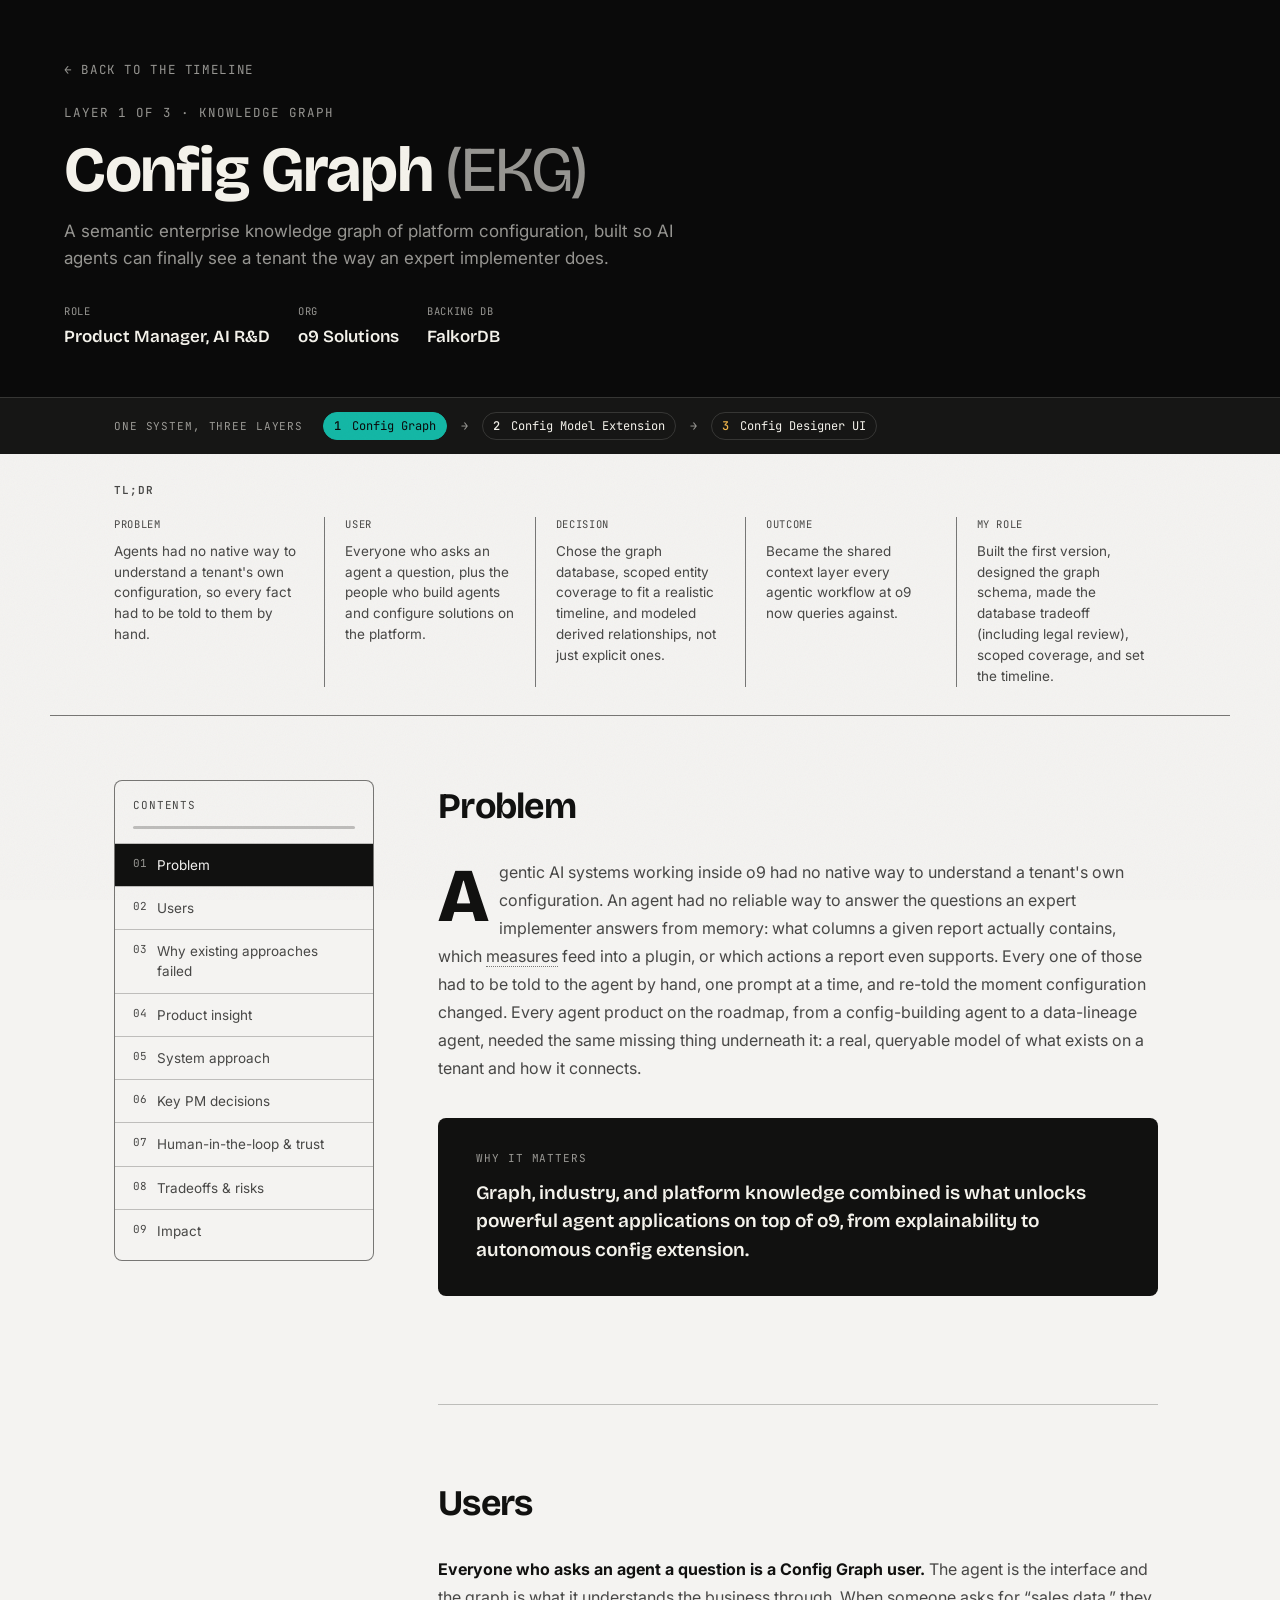
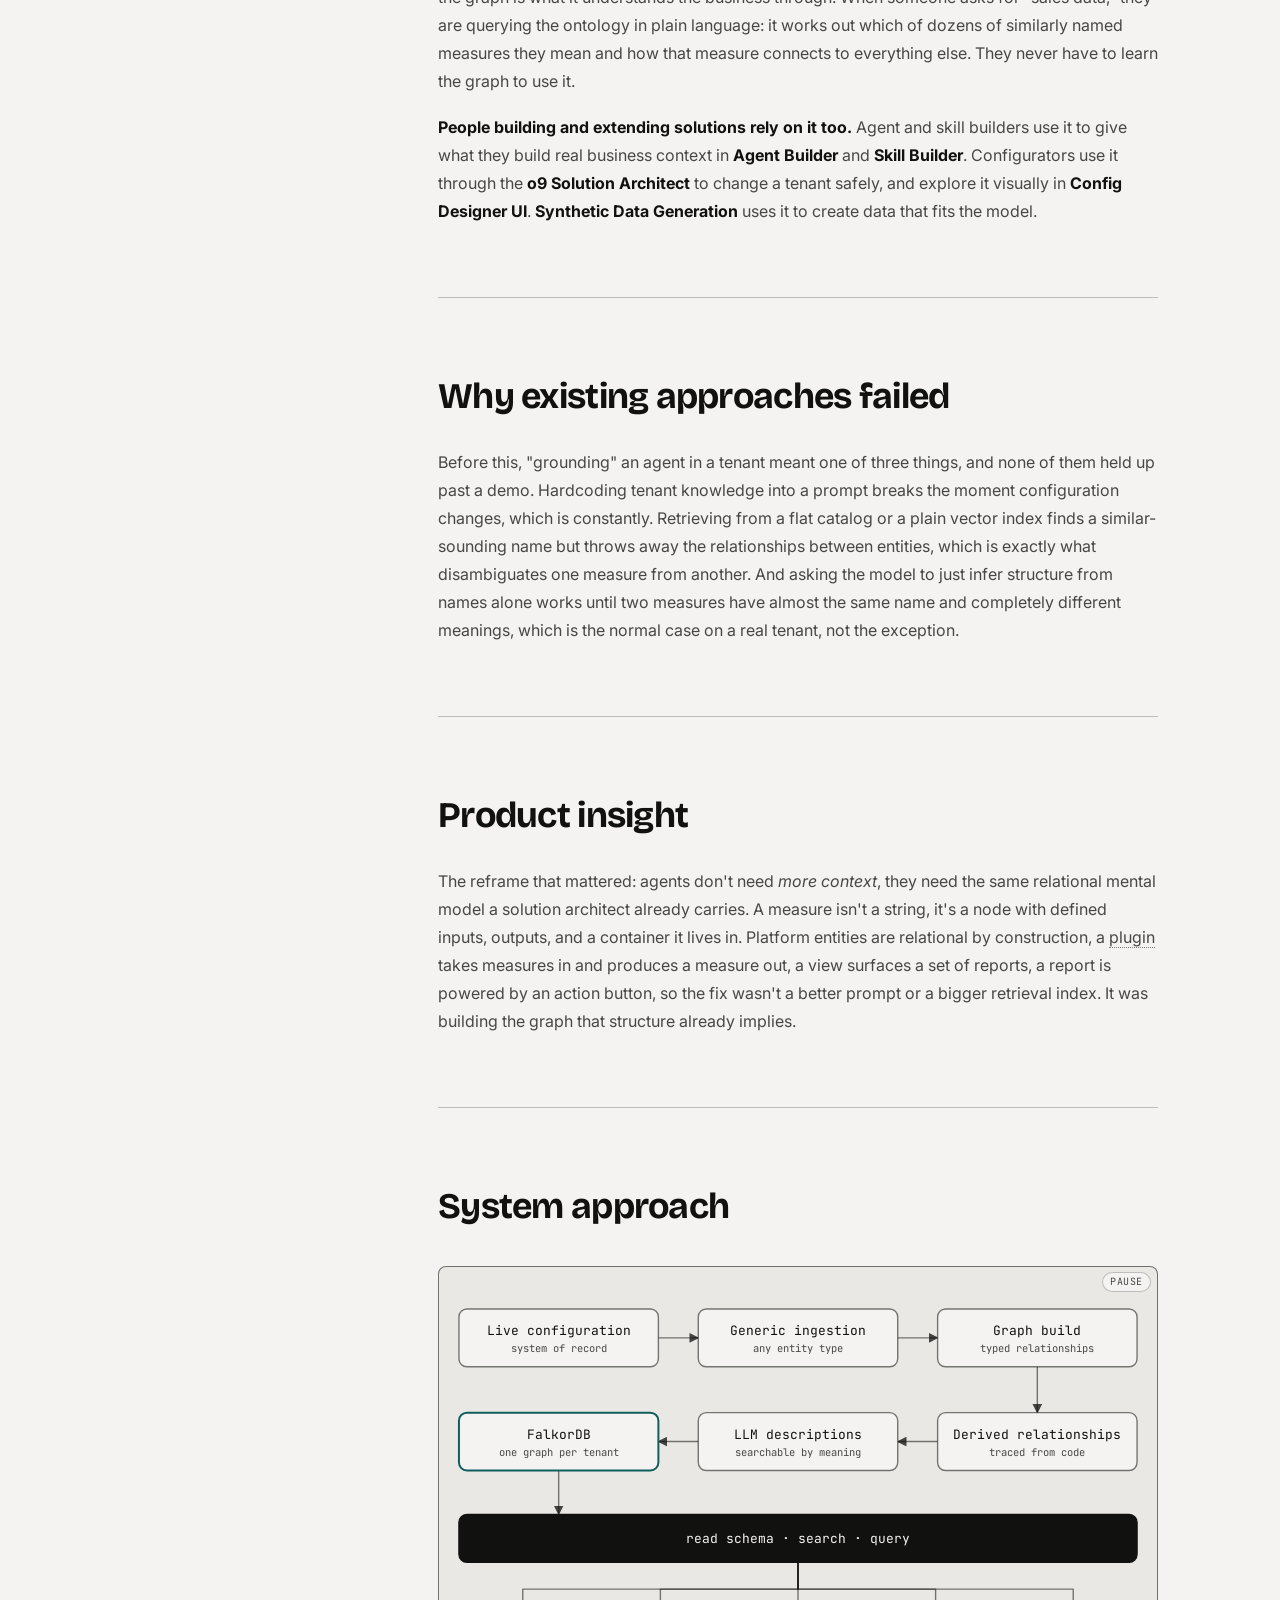
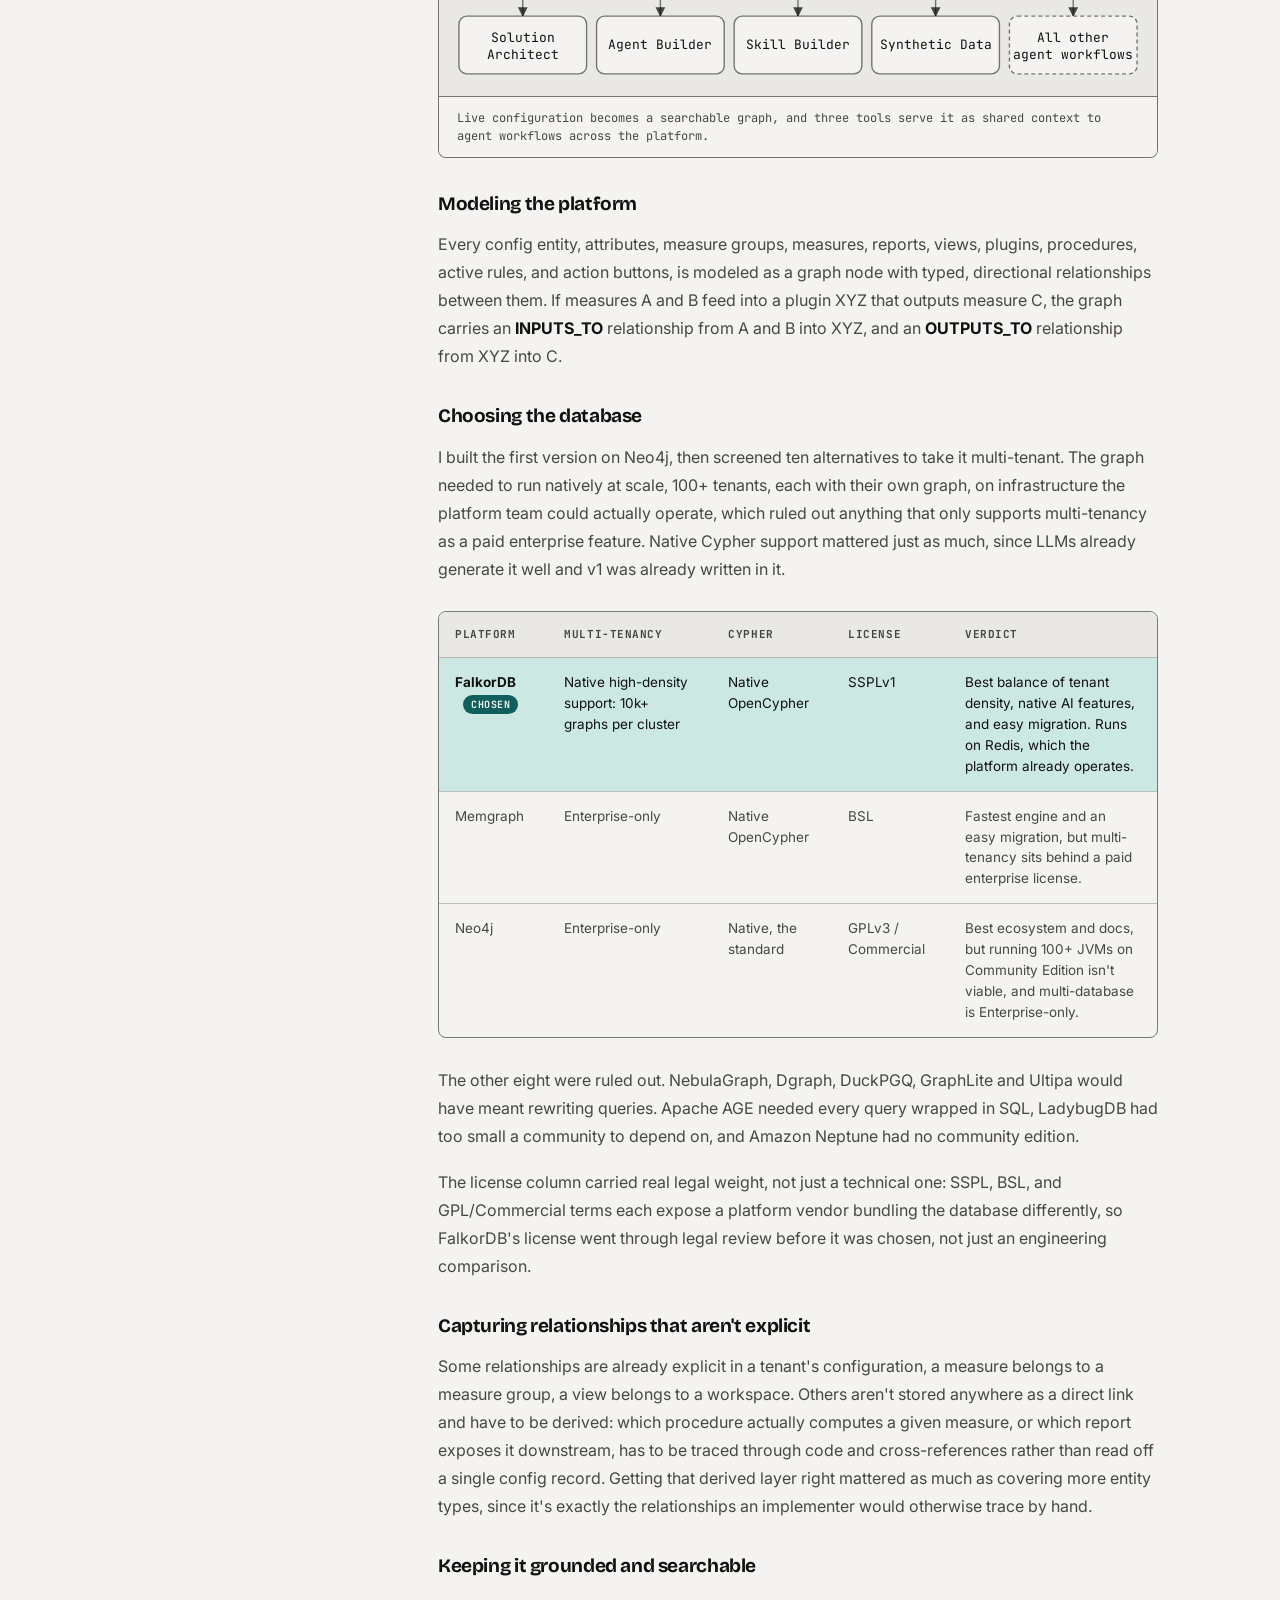
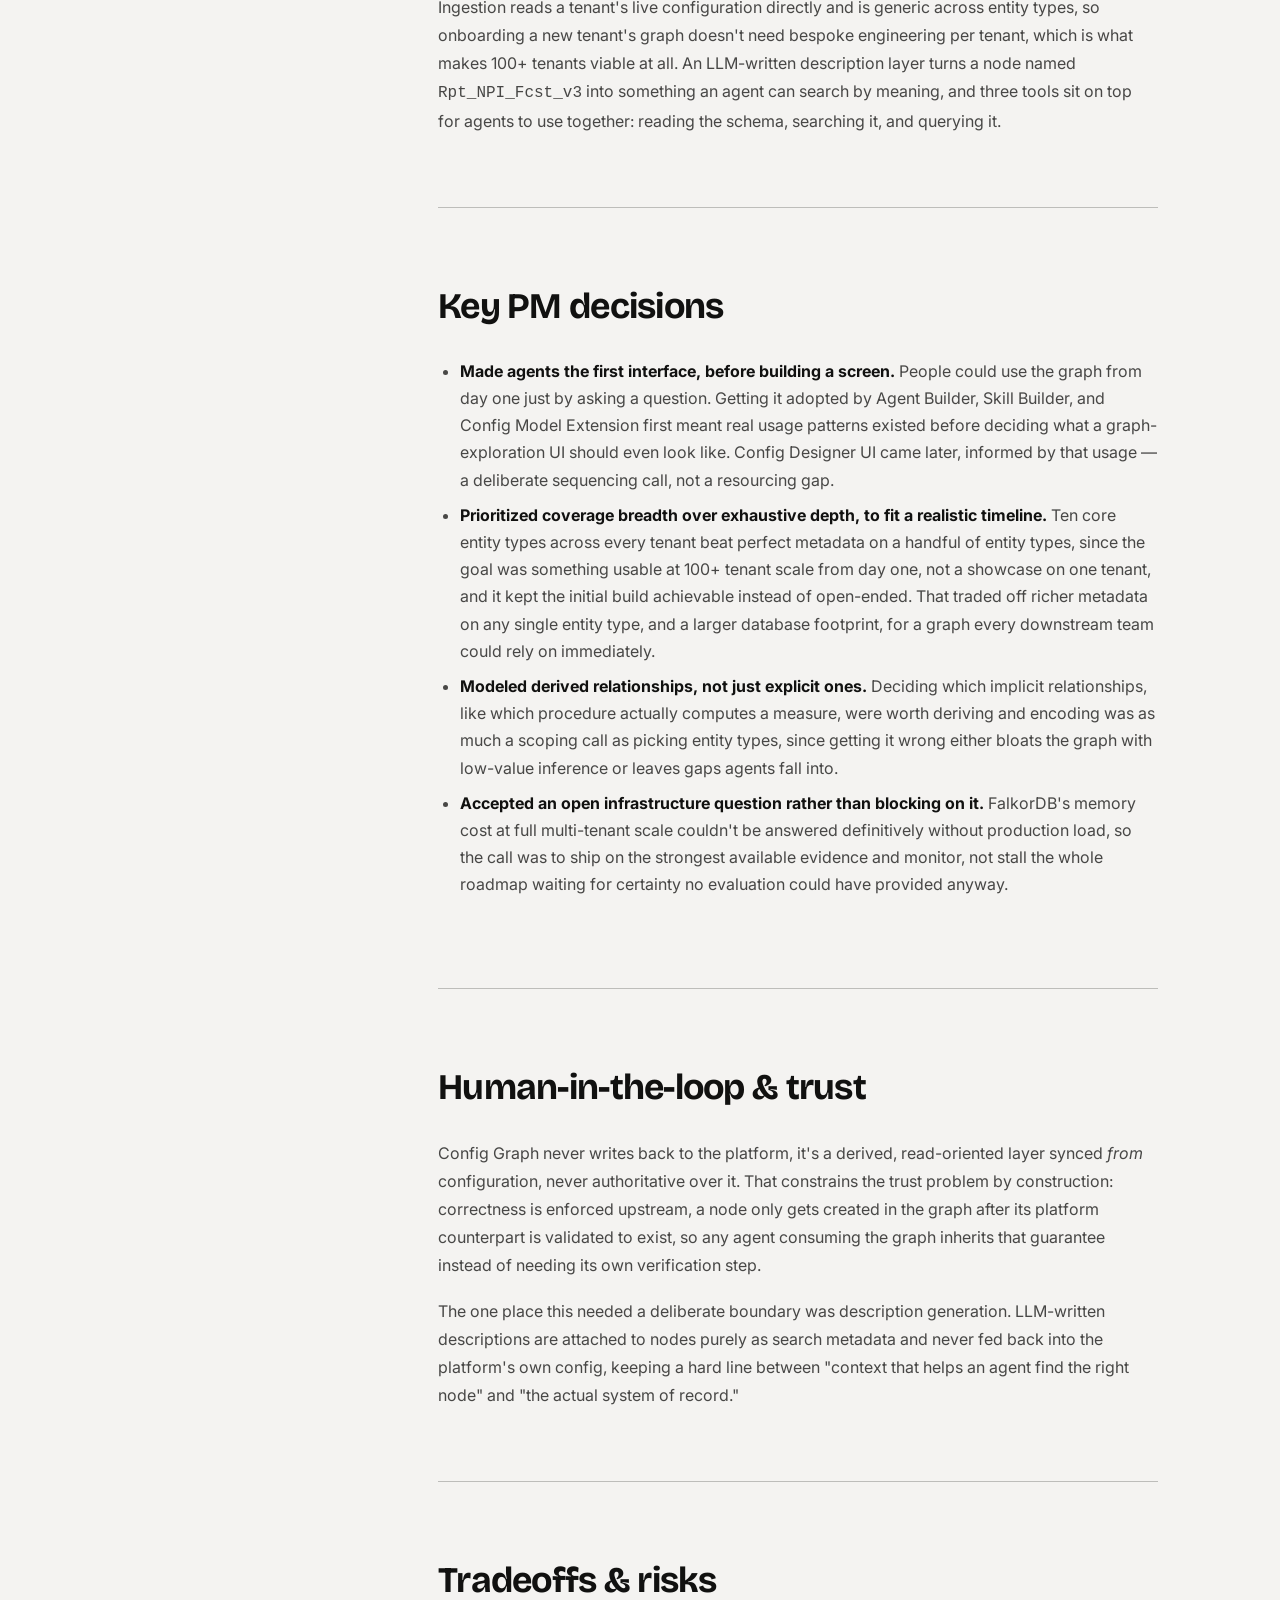
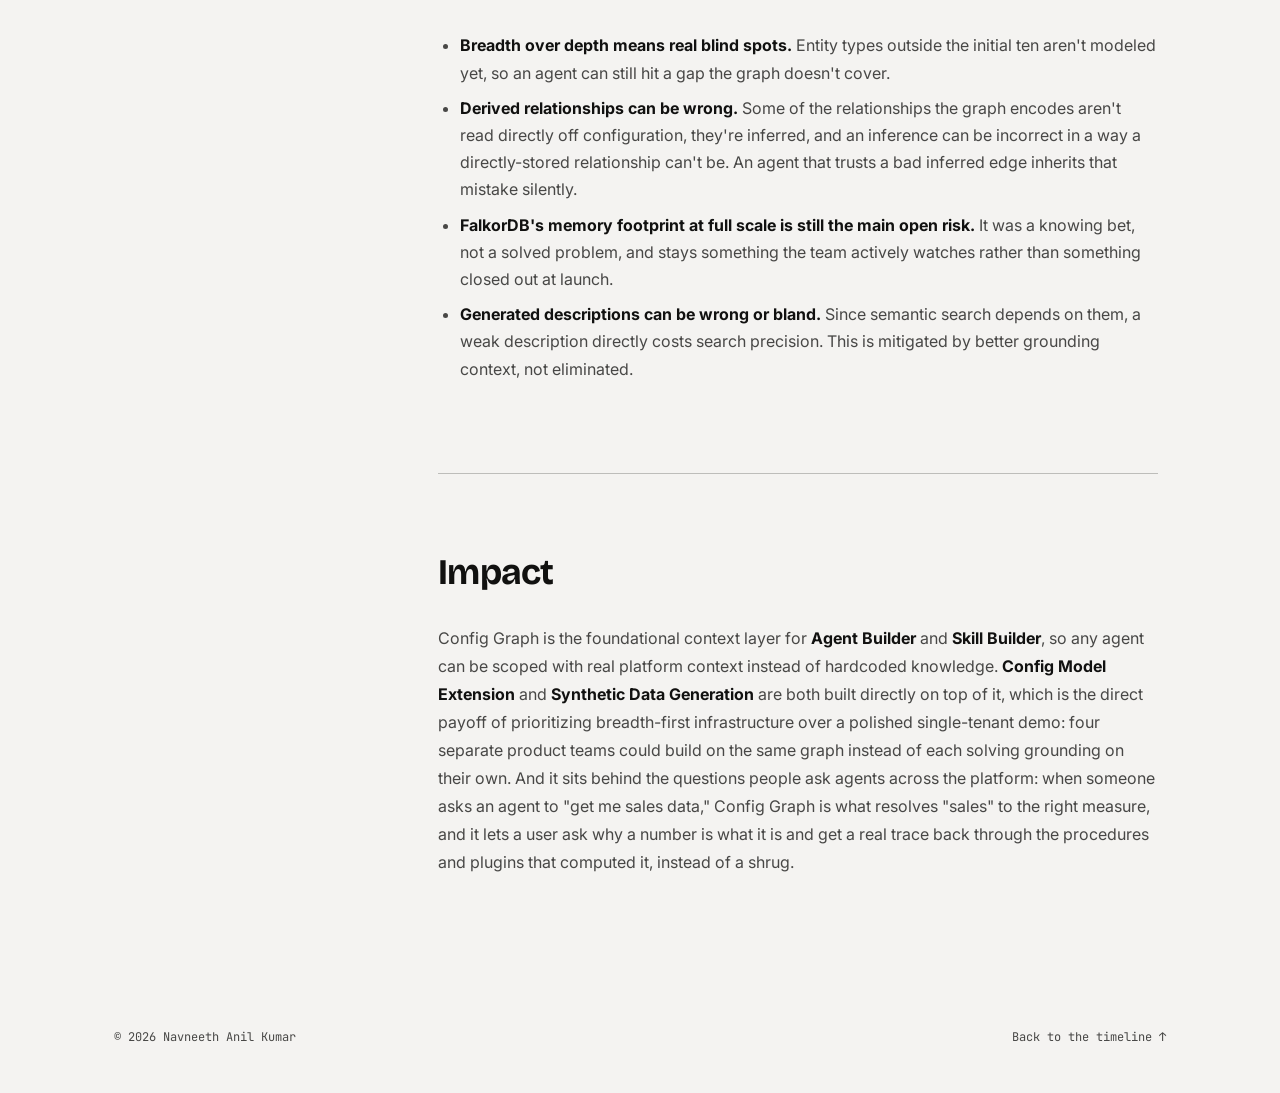
<file: projects/config-graph.html>
<!DOCTYPE html>
<html lang="en">
<head>
<meta charset="UTF-8" />
<meta name="viewport" content="width=device-width, initial-scale=1.0" />
<title>Config Graph (EKG) — Case Study — Navneeth Anil Kumar</title>
<meta name="description" content="Case study: Config Graph, o9 Solutions. A semantic enterprise knowledge graph that gives AI agents real platform context." />
<link rel="canonical" href="https://navai7.github.io/projects/config-graph.html" />
<meta name="theme-color" content="#0a0a0a" />

<meta property="og:type" content="article" />
<meta property="og:site_name" content="Navneeth Anil Kumar" />
<meta property="og:url" content="https://navai7.github.io/projects/config-graph.html" />
<meta property="og:title" content="Config Graph (EKG) — Case Study" />
<meta property="og:description" content="A semantic enterprise knowledge graph of platform configuration, built so AI agents can finally see a tenant the way an expert implementer does." />
<meta property="og:image" content="https://navai7.github.io/assets/headshot.png" />
<meta name="twitter:card" content="summary_large_image" />
<meta name="twitter:title" content="Config Graph (EKG) — Case Study" />
<meta name="twitter:description" content="A semantic enterprise knowledge graph of platform configuration, built so AI agents can finally see a tenant the way an expert implementer does." />
<meta name="twitter:image" content="https://navai7.github.io/assets/headshot.png" />

<link rel="icon" href="../favicon.svg" type="image/svg+xml" />
<link rel="preconnect" href="https://fonts.googleapis.com">
<link rel="preconnect" href="https://fonts.gstatic.com" crossorigin>
<link href="https://fonts.googleapis.com/css2?family=Bricolage+Grotesque:opsz,wght@12..96,400;12..96,500;12..96,600;12..96,700;12..96,800&family=Inter:wght@400;500;600&family=JetBrains+Mono:wght@400;500&display=swap" rel="stylesheet">
<link rel="stylesheet" href="../styles.css?v=21" />
<link rel="stylesheet" href="case-study.css?v=11" />
<noscript><style>
  .reveal, .reveal.in{ opacity:1 !important; transform:none !important; filter:none !important; }
</style></noscript>
</head>
<body>

<div class="grain"></div>
<div class="cursor-dot" id="cursorDot"></div>

<header class="doc-header">
  <div class="doc-header-inner">
    <a href="../index.html?v=3#work-config-graph" class="doc-back">&larr; Back to the timeline</a>
    <p class="doc-eyebrow">Layer 1 of 3 &middot; Knowledge Graph</p>
    <h1 class="doc-title">Config Graph <span style="color:var(--void-muted);font-weight:400;">(EKG)</span></h1>
    <p class="doc-subtitle">
      A semantic enterprise knowledge graph of platform configuration, built so AI agents can
      finally see a tenant the way an expert implementer does.
    </p>
    <div class="doc-meta">
      <div><span>Role</span><strong>Product Manager, AI R&amp;D</strong></div>
      <div><span>Org</span><strong>o9 Solutions</strong></div>
      <div><span>Backing DB</span><strong>FalkorDB</strong></div>
    </div>
  </div>
</header>
<nav class="doc-series" aria-label="Part of one system"><div class="doc-series-inner"><span class="doc-series-label">One system, three layers</span><a href="config-graph.html?v=2" aria-current="page"><b>1</b> Config Graph</a><span class="doc-series-sep" aria-hidden="true">&rarr;</span><a href="config-model-extension.html?v=2"><b>2</b> Config Model Extension</a><span class="doc-series-sep" aria-hidden="true">&rarr;</span><a href="config-designer-ui.html?v=2"><b>3</b> Config Designer UI</a></div></nav>

<div class="doc-skim-wrap">
  <p class="doc-skim-label">TL;DR</p>
  <div class="doc-skim">
    <div class="doc-skim-item"><span>Problem</span><p>Agents had no native way to understand a tenant's own configuration, so every fact had to be told to them by hand.</p></div>
    <div class="doc-skim-item"><span>User</span><p>Everyone who asks an agent a question, plus the people who build agents and configure solutions on the platform.</p></div>
    <div class="doc-skim-item"><span>Decision</span><p>Chose the graph database, scoped entity coverage to fit a realistic timeline, and modeled derived relationships, not just explicit ones.</p></div>
    <div class="doc-skim-item"><span>Outcome</span><p>Became the shared context layer every agentic workflow at o9 now queries against.</p></div>
    <div class="doc-skim-item"><span>My role</span><p>Built the first version, designed the graph schema, made the database tradeoff (including legal review), scoped coverage, and set the timeline.</p></div>
  </div>
</div>

<div class="doc-layout">
  <aside class="doc-toc">
    <div class="doc-toc-head">Contents</div>
    <div class="doc-toc-progress"><div class="doc-toc-progress-bar"></div></div>
    <ol>
      <li><a href="#problem"><span class="doc-toc-num">01</span>Problem</a></li>
      <li><a href="#users"><span class="doc-toc-num">02</span>Users</a></li>
      <li><a href="#why-failed"><span class="doc-toc-num">03</span>Why existing approaches failed</a></li>
      <li><a href="#insight"><span class="doc-toc-num">04</span>Product insight</a></li>
      <li><a href="#system"><span class="doc-toc-num">05</span>System approach</a></li>
      <li><a href="#pm-decisions"><span class="doc-toc-num">06</span>Key PM decisions</a></li>
      <li><a href="#trust"><span class="doc-toc-num">07</span>Human-in-the-loop &amp; trust</a></li>
      <li><a href="#tradeoffs"><span class="doc-toc-num">08</span>Tradeoffs &amp; risks</a></li>
      <li><a href="#impact"><span class="doc-toc-num">09</span>Impact</a></li>
    </ol>
  </aside>

  <main class="doc-content">

    <section id="problem" class="doc-section reveal">
      <h2>Problem</h2>
      <p class="doc-dropcap">
        Agentic AI systems working inside o9 had no native way to understand a tenant's own
        configuration. An agent had no reliable way to answer the questions an expert implementer
        answers from memory: what columns a given report actually contains, which
        <span class="gloss" tabindex="0">measures<span class="gloss-tip">The numeric metrics being tracked, e.g. sales or inventory.</span></span>
        feed into a plugin, or which actions a report even supports. Every one of those had to be told
        to the agent by hand, one prompt at a time, and re-told the moment configuration changed.
        Every agent product on the roadmap, from a config-building agent to a data-lineage agent,
        needed the same missing thing underneath it: a real, queryable model of what exists on a
        tenant and how it connects.
      </p>
      <div class="doc-callout">
        <span class="doc-callout-label">Why it matters</span>
        <p>Graph, industry, and platform knowledge combined is what unlocks powerful agent
          applications on top of o9, from explainability to autonomous config extension.</p>
      </div>
    </section>

    <section id="users" class="doc-section reveal">
      <h2>Users</h2>
      <p>
        <strong>Everyone who asks an agent a question is a Config Graph user.</strong> The agent is
        the interface and the graph is what it understands the business through. When someone asks
        for &ldquo;sales data,&rdquo; they are querying the ontology in plain language: it works out
        which of dozens of similarly named measures they mean and how that measure connects to
        everything else. They never have to learn the graph to use it.
      </p>
      <p>
        <strong>People building and extending solutions rely on it too.</strong> Agent and skill
        builders use it to give what they build real business context in <strong>Agent Builder</strong>
        and <strong>Skill Builder</strong>. Configurators use it through the <strong>o9 Solution
        Architect</strong> to change a tenant safely, and explore it visually in <strong>Config
        Designer UI</strong>. <strong>Synthetic Data Generation</strong> uses it to create data that
        fits the model.
      </p>
    </section>

    <section id="why-failed" class="doc-section reveal">
      <h2>Why existing approaches failed</h2>
      <p>
        Before this, "grounding" an agent in a tenant meant one of three things, and none of them
        held up past a demo. Hardcoding tenant knowledge into a prompt breaks the moment
        configuration changes, which is constantly. Retrieving from a flat catalog or a plain vector
        index finds a similar-sounding name but throws away the relationships between entities,
        which is exactly what disambiguates one measure from another. And asking the model to just
        infer structure from names alone works until two measures have almost the same name and
        completely different meanings, which is the normal case on a real tenant, not the exception.
      </p>
    </section>

    <section id="insight" class="doc-section reveal">
      <h2>Product insight</h2>
      <p>
        The reframe that mattered: agents don't need <em>more context</em>, they need the same
        relational mental model a solution architect already carries. A measure isn't a string, it's
        a node with defined inputs, outputs, and a container it lives in. Platform entities are
        relational by construction, a
        <span class="gloss" tabindex="0">plugin<span class="gloss-tip">A packaged calculation or automation module that runs on the platform.</span></span>
        takes measures in and produces a measure out, a view surfaces a set of reports, a report is
        powered by an action button, so the fix wasn't a better prompt or a bigger retrieval index.
        It was building the graph that structure already implies.
      </p>
    </section>

    <section id="system" class="doc-section reveal">
      <h2>System approach</h2>
      <div class="doc-figure dia dia-know">
        <div class="dia-scroll">
          <svg class="dia-svg" viewBox="0 0 720 410" xmlns="http://www.w3.org/2000/svg" role="img" aria-label="Live configuration is ingested into a typed graph, enriched with derived relationships and descriptions, stored in FalkorDB, and served through read schema, search and query tools to agent workflows across the platform.">
            <defs><marker id="graph-arrow" viewBox="0 0 10 10" refX="9" refY="5" markerWidth="7" markerHeight="7" orient="auto"><path class="d-head" d="M0,0 L10,5 L0,10 z"/></marker></defs>
            <g class="d-part d-link " style="--o:1;--at:0.4s"><path class="d-line" d="M220 51 H260" marker-end="url(#graph-arrow)"/><path class="d-flow" d="M220 51 H260" pathLength="100"/></g>
            <g class="d-part d-link " style="--o:3;--at:1.2s"><path class="d-line" d="M460 51 H500" marker-end="url(#graph-arrow)"/><path class="d-flow" d="M460 51 H500" pathLength="100"/></g>
            <g class="d-part d-link " style="--o:5;--at:1.9s"><path class="d-line" d="M600 80 V126" marker-end="url(#graph-arrow)"/><path class="d-flow" d="M600 80 V126" pathLength="100"/></g>
            <g class="d-part d-link " style="--o:7;--at:2.6s"><path class="d-line" d="M500 155 H460" marker-end="url(#graph-arrow)"/><path class="d-flow" d="M500 155 H460" pathLength="100"/></g>
            <g class="d-part d-link " style="--o:9;--at:3.3s"><path class="d-line" d="M260 155 H220" marker-end="url(#graph-arrow)"/><path class="d-flow" d="M260 155 H220" pathLength="100"/></g>
            <g class="d-part d-link " style="--o:11;--at:4.1s"><path class="d-line" d="M120 184 V228" marker-end="url(#graph-arrow)"/><path class="d-flow" d="M120 184 V228" pathLength="100"/></g>
            <g class="d-part d-link " style="--o:13;--at:5s"><path class="d-line" d="M360 276 V303 H84 V330" marker-end="url(#graph-arrow)"/><path class="d-flow" d="M360 276 V303 H84 V330" pathLength="100"/></g>
            <g class="d-part d-link " style="--o:15;--at:5s"><path class="d-line" d="M360 276 V303 H222 V330" marker-end="url(#graph-arrow)"/><path class="d-flow" d="M360 276 V303 H222 V330" pathLength="100"/></g>
            <g class="d-part d-link " style="--o:17;--at:5s"><path class="d-line" d="M360 276 V330" marker-end="url(#graph-arrow)"/><path class="d-flow" d="M360 276 V330" pathLength="100"/></g>
            <g class="d-part d-link " style="--o:19;--at:5s"><path class="d-line" d="M360 276 V303 H498 V330" marker-end="url(#graph-arrow)"/><path class="d-flow" d="M360 276 V303 H498 V330" pathLength="100"/></g>
            <g class="d-part d-link " style="--o:21;--at:5s"><path class="d-line" d="M360 276 V303 H636 V330" marker-end="url(#graph-arrow)"/><path class="d-flow" d="M360 276 V303 H636 V330" pathLength="100"/></g>
            <g class="d-part d-node " style="--o:0;--at:0s"><rect x="20" y="22" width="200" height="58" rx="8"/><text class="d-title" x="120" y="48">Live configuration</text><text class="d-sub" x="120" y="65">system of record</text></g>
            <g class="d-part d-node " style="--o:2;--at:0.9s"><rect x="260" y="22" width="200" height="58" rx="8"/><text class="d-title" x="360" y="48">Generic ingestion</text><text class="d-sub" x="360" y="65">any entity type</text></g>
            <g class="d-part d-node " style="--o:4;--at:1.6s"><rect x="500" y="22" width="200" height="58" rx="8"/><text class="d-title" x="600" y="48">Graph build</text><text class="d-sub" x="600" y="65">typed relationships</text></g>
            <g class="d-part d-node " style="--o:6;--at:2.3s"><rect x="500" y="126" width="200" height="58" rx="8"/><text class="d-title" x="600" y="152">Derived relationships</text><text class="d-sub" x="600" y="169">traced from code</text></g>
            <g class="d-part d-node " style="--o:8;--at:3s"><rect x="260" y="126" width="200" height="58" rx="8"/><text class="d-title" x="360" y="152">LLM descriptions</text><text class="d-sub" x="360" y="169">searchable by meaning</text></g>
            <g class="d-part d-node core" style="--o:10;--at:3.7s"><rect x="20" y="126" width="200" height="58" rx="8"/><text class="d-title" x="120" y="152">FalkorDB</text><text class="d-sub" x="120" y="169">one graph per tenant</text></g>
            <g class="d-part d-node dark" style="--o:12;--at:4.6s"><rect x="20" y="228" width="680" height="48" rx="8"/><text class="d-title" x="360" y="256.5">read schema &#183; search &#183; query</text></g>
            <g class="d-part d-node two" style="--o:14;--at:5.7s"><rect x="20" y="330" width="128" height="58" rx="8"/><text class="d-title" x="84" y="356">Solution</text><text class="d-title" x="84" y="373">Architect</text></g>
            <g class="d-part d-node two" style="--o:16;--at:5.82s"><rect x="158" y="330" width="128" height="58" rx="8"/><text class="d-title" x="222" y="363.5">Agent Builder</text></g>
            <g class="d-part d-node two" style="--o:18;--at:5.94s"><rect x="296" y="330" width="128" height="58" rx="8"/><text class="d-title" x="360" y="363.5">Skill Builder</text></g>
            <g class="d-part d-node two" style="--o:20;--at:6.06s"><rect x="434" y="330" width="128" height="58" rx="8"/><text class="d-title" x="498" y="363.5">Synthetic Data</text></g>
            <g class="d-part d-node two open" style="--o:22;--at:6.18s"><rect x="572" y="330" width="128" height="58" rx="8"/><text class="d-title" x="636" y="356">All other</text><text class="d-title" x="636" y="373">agent workflows</text></g>
          </svg>
        </div>
        <div class="doc-figure-caption">Live configuration becomes a searchable graph, and three tools serve it as shared context to agent workflows across the platform.</div>
      </div>
      <h3>Modeling the platform</h3>
      <p>
        Every config entity, attributes, measure groups, measures, reports, views, plugins,
        procedures, active rules, and action buttons, is modeled as a graph node with typed,
        directional relationships between them. If measures A and B feed into a plugin XYZ that
        outputs measure C, the graph carries an <strong>INPUTS_TO</strong> relationship from A and B
        into XYZ, and an <strong>OUTPUTS_TO</strong> relationship from XYZ into C.
      </p>

      <h3>Choosing the database</h3>
      <p>
        I built the first version on Neo4j, then screened ten alternatives to take it multi-tenant. The graph needed to run natively at scale, 100+ tenants, each with their own graph, on
        infrastructure the platform team could actually operate, which ruled out anything that only
        supports multi-tenancy as a paid enterprise feature. Native Cypher support mattered just as
        much, since LLMs already generate it well and v1 was already written in it.
      </p>
      <div class="doc-compare-wrap">
        <table class="doc-compare">
          <thead>
            <tr><th>Platform</th><th>Multi-tenancy</th><th>Cypher</th><th>License</th><th>Verdict</th></tr>
          </thead>
          <tbody>
            <tr class="doc-compare-winner">
              <td>FalkorDB <span class="doc-compare-pill">Chosen</span></td>
              <td>Native high-density support: 10k+ graphs per cluster</td>
              <td>Native OpenCypher</td>
              <td>SSPLv1</td>
              <td>Best balance of tenant density, native AI features, and easy migration. Runs on Redis, which the platform already operates.</td>
            </tr>
            <tr>
              <td>Memgraph</td>
              <td>Enterprise-only</td>
              <td>Native OpenCypher</td>
              <td>BSL</td>
              <td>Fastest engine and an easy migration, but multi-tenancy sits behind a paid enterprise license.</td>
            </tr>
            <tr>
              <td>Neo4j</td>
              <td>Enterprise-only</td>
              <td>Native, the standard</td>
              <td>GPLv3 / Commercial</td>
              <td>Best ecosystem and docs, but running 100+ JVMs on Community Edition isn't viable, and multi-database is Enterprise-only.</td>
            </tr>
          </tbody>
        </table>
      </div>
      <p>
        The other eight were ruled out. NebulaGraph, Dgraph, DuckPGQ, GraphLite and Ultipa
        would have meant rewriting queries. Apache AGE needed every query wrapped in SQL, LadybugDB
        had too small a community to depend on, and Amazon Neptune had no community edition.
      </p>
      <p>
        The license column carried real legal weight, not just a technical one: SSPL, BSL, and
        GPL/Commercial terms each expose a platform vendor bundling the database differently, so
        FalkorDB's license went through legal review before it was chosen, not just an engineering
        comparison.
      </p>

      <h3>Capturing relationships that aren't explicit</h3>
      <p>
        Some relationships are already explicit in a tenant's configuration, a measure belongs to a
        measure group, a view belongs to a workspace. Others aren't stored anywhere as a direct link
        and have to be derived: which procedure actually computes a given measure, or which report
        exposes it downstream, has to be traced through code and cross-references rather than read
        off a single config record. Getting that derived layer right mattered as much as covering
        more entity types, since it's exactly the relationships an implementer would otherwise trace
        by hand.
      </p>

      <h3>Keeping it grounded and searchable</h3>
      <p>
        Ingestion reads a tenant's live configuration directly and is generic across entity types, so
        onboarding a new tenant's graph doesn't need bespoke engineering per tenant, which is what
        makes 100+ tenants viable at all. An LLM-written description layer turns a node named
        <code>Rpt_NPI_Fcst_v3</code> into something an agent can search by meaning, and three tools
        sit on top for agents to use together: reading the schema, searching it, and querying it.
      </p>
    </section>

    <section id="pm-decisions" class="doc-section reveal">
      <h2>Key PM decisions</h2>
      <ul>
        <li><strong>Made agents the first interface, before building a screen.</strong> People could use the graph from day one just by asking a question. Getting it adopted by Agent Builder, Skill Builder, and Config Model Extension first meant real usage patterns existed before deciding what a graph-exploration UI should even look like. Config Designer UI came later, informed by that usage &mdash; a deliberate sequencing call, not a resourcing gap.</li>
        <li><strong>Prioritized coverage breadth over exhaustive depth, to fit a realistic timeline.</strong> Ten core entity types across every tenant beat perfect metadata on a handful of entity types, since the goal was something usable at 100+ tenant scale from day one, not a showcase on one tenant, and it kept the initial build achievable instead of open-ended. That traded off richer metadata on any single entity type, and a larger database footprint, for a graph every downstream team could rely on immediately.</li>
        <li><strong>Modeled derived relationships, not just explicit ones.</strong> Deciding which implicit relationships, like which procedure actually computes a measure, were worth deriving and encoding was as much a scoping call as picking entity types, since getting it wrong either bloats the graph with low-value inference or leaves gaps agents fall into.</li>
        <li><strong>Accepted an open infrastructure question rather than blocking on it.</strong> FalkorDB's memory cost at full multi-tenant scale couldn't be answered definitively without production load, so the call was to ship on the strongest available evidence and monitor, not stall the whole roadmap waiting for certainty no evaluation could have provided anyway.</li>
      </ul>
    </section>

    <section id="trust" class="doc-section reveal">
      <h2>Human-in-the-loop &amp; trust</h2>
      <p>
        Config Graph never writes back to the platform, it's a derived, read-oriented layer synced
        <em>from</em> configuration, never authoritative over it. That constrains the trust problem
        by construction: correctness is enforced upstream, a node only gets created in the graph
        after its platform counterpart is validated to exist, so any agent consuming the graph
        inherits that guarantee instead of needing its own verification step.
      </p>
      <p>
        The one place this needed a deliberate boundary was description generation. LLM-written
        descriptions are attached to nodes purely as search metadata and never fed back into the
        platform's own config, keeping a hard line between "context that helps an agent find the
        right node" and "the actual system of record."
      </p>
    </section>

    <section id="tradeoffs" class="doc-section reveal">
      <h2>Tradeoffs &amp; risks</h2>
      <ul>
        <li><strong>Breadth over depth means real blind spots.</strong> Entity types outside the initial ten aren't modeled yet, so an agent can still hit a gap the graph doesn't cover.</li>
        <li><strong>Derived relationships can be wrong.</strong> Some of the relationships the graph encodes aren't read directly off configuration, they're inferred, and an inference can be incorrect in a way a directly-stored relationship can't be. An agent that trusts a bad inferred edge inherits that mistake silently.</li>
        <li><strong>FalkorDB's memory footprint at full scale is still the main open risk.</strong> It was a knowing bet, not a solved problem, and stays something the team actively watches rather than something closed out at launch.</li>
        <li><strong>Generated descriptions can be wrong or bland.</strong> Since semantic search depends on them, a weak description directly costs search precision. This is mitigated by better grounding context, not eliminated.</li>
      </ul>
    </section>

    <section id="impact" class="doc-section reveal">
      <h2>Impact</h2>
      <p>
        Config Graph is the foundational context layer for <strong>Agent Builder</strong> and
        <strong>Skill Builder</strong>, so any agent can be scoped with real platform context instead
        of hardcoded knowledge. <strong>Config Model Extension</strong> and
        <strong>Synthetic Data Generation</strong> are both built directly on top of it, which is the
        direct payoff of prioritizing breadth-first infrastructure over a polished single-tenant demo:
        four separate product teams could build on the same graph instead of each solving grounding
        on their own. And it sits behind the questions people ask agents
        across the platform: when someone asks an agent to "get me sales data," Config Graph is
        what resolves "sales" to the right measure, and it lets a user ask why a number is what it is
        and get a real trace back through the procedures and plugins that computed it, instead of a
        shrug.
      </p>
    </section>

  </main>
</div>

<footer class="footer" style="max-width:1180px;margin:0 auto;padding:32px clamp(24px,5vw,72px) 48px;display:flex;justify-content:space-between;font-family:var(--mono);font-size:12px;color:var(--muted);">
  <p>&copy; 2026 Navneeth Anil Kumar</p>
  <a href="../index.html?v=3#work-config-graph">Back to the timeline &uarr;</a>
</footer>

<script src="case-study.js?v=7"></script>
</body>
</html>
</file>
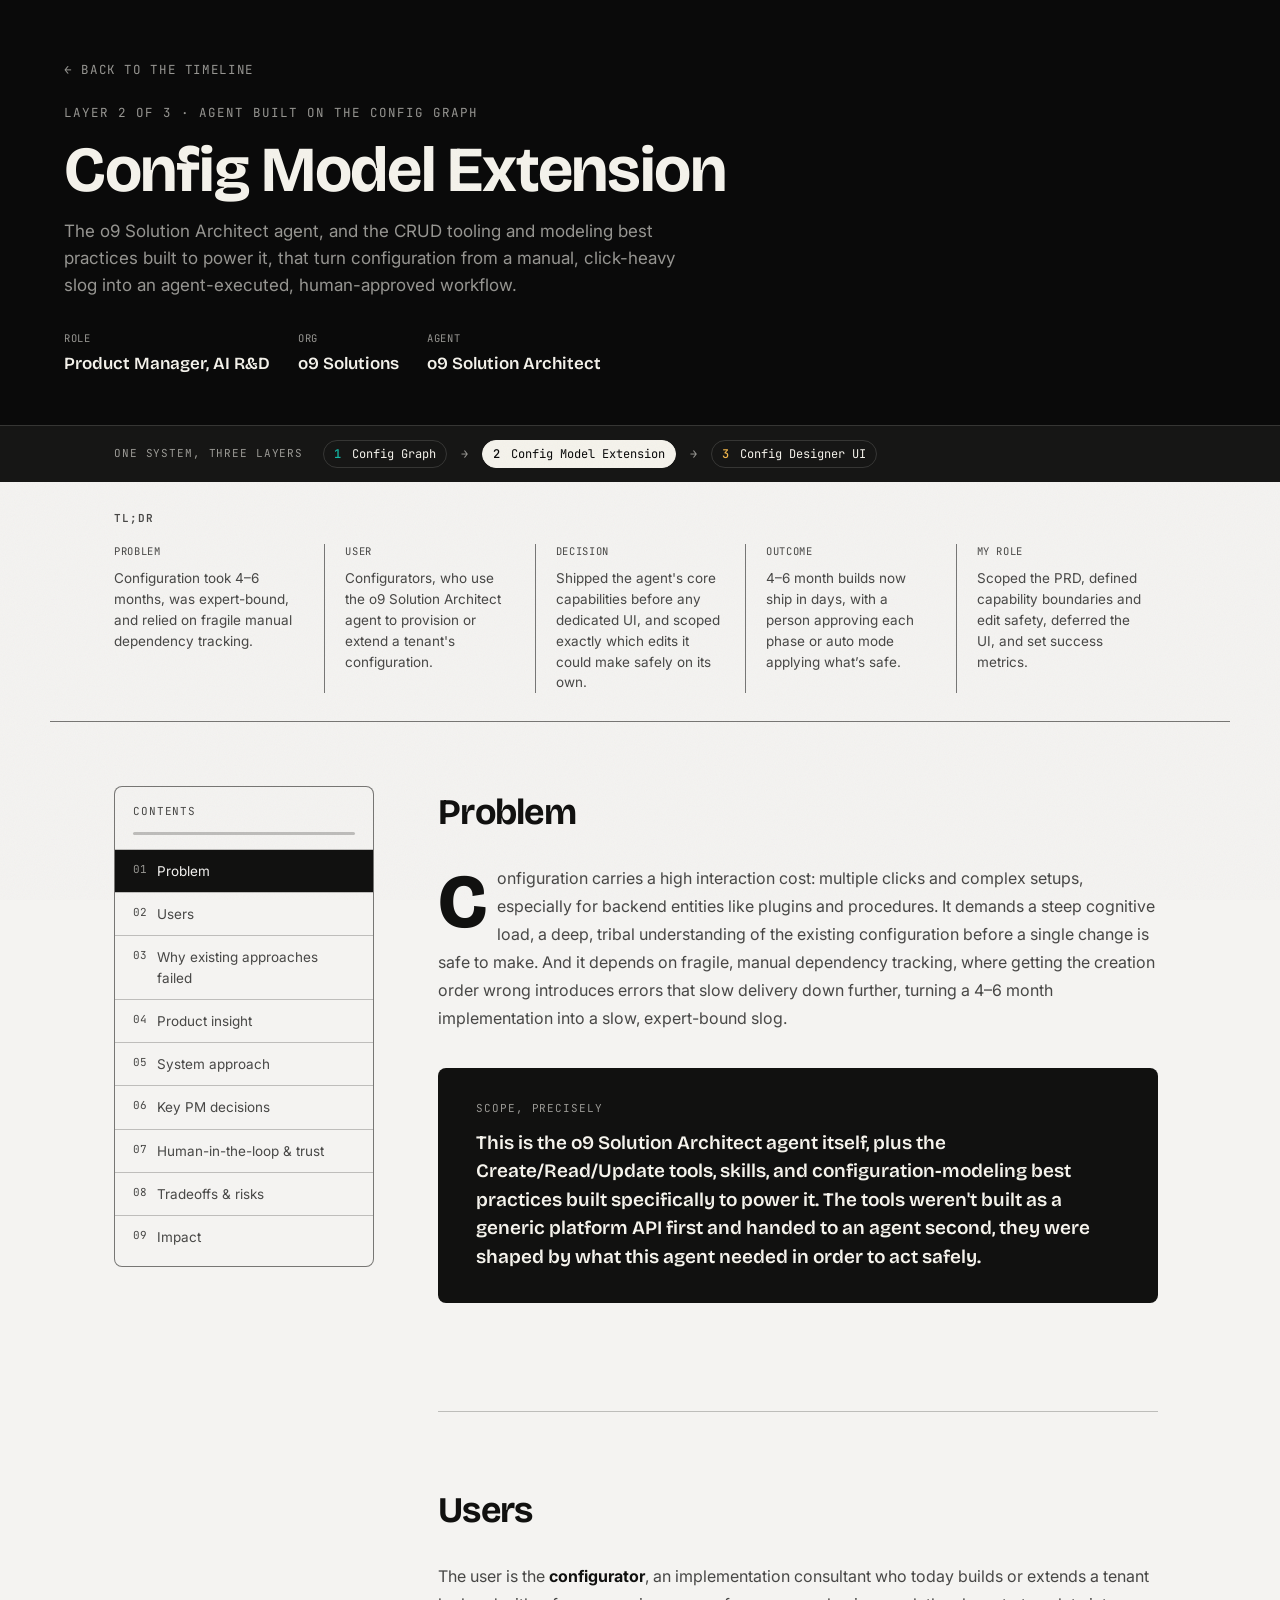
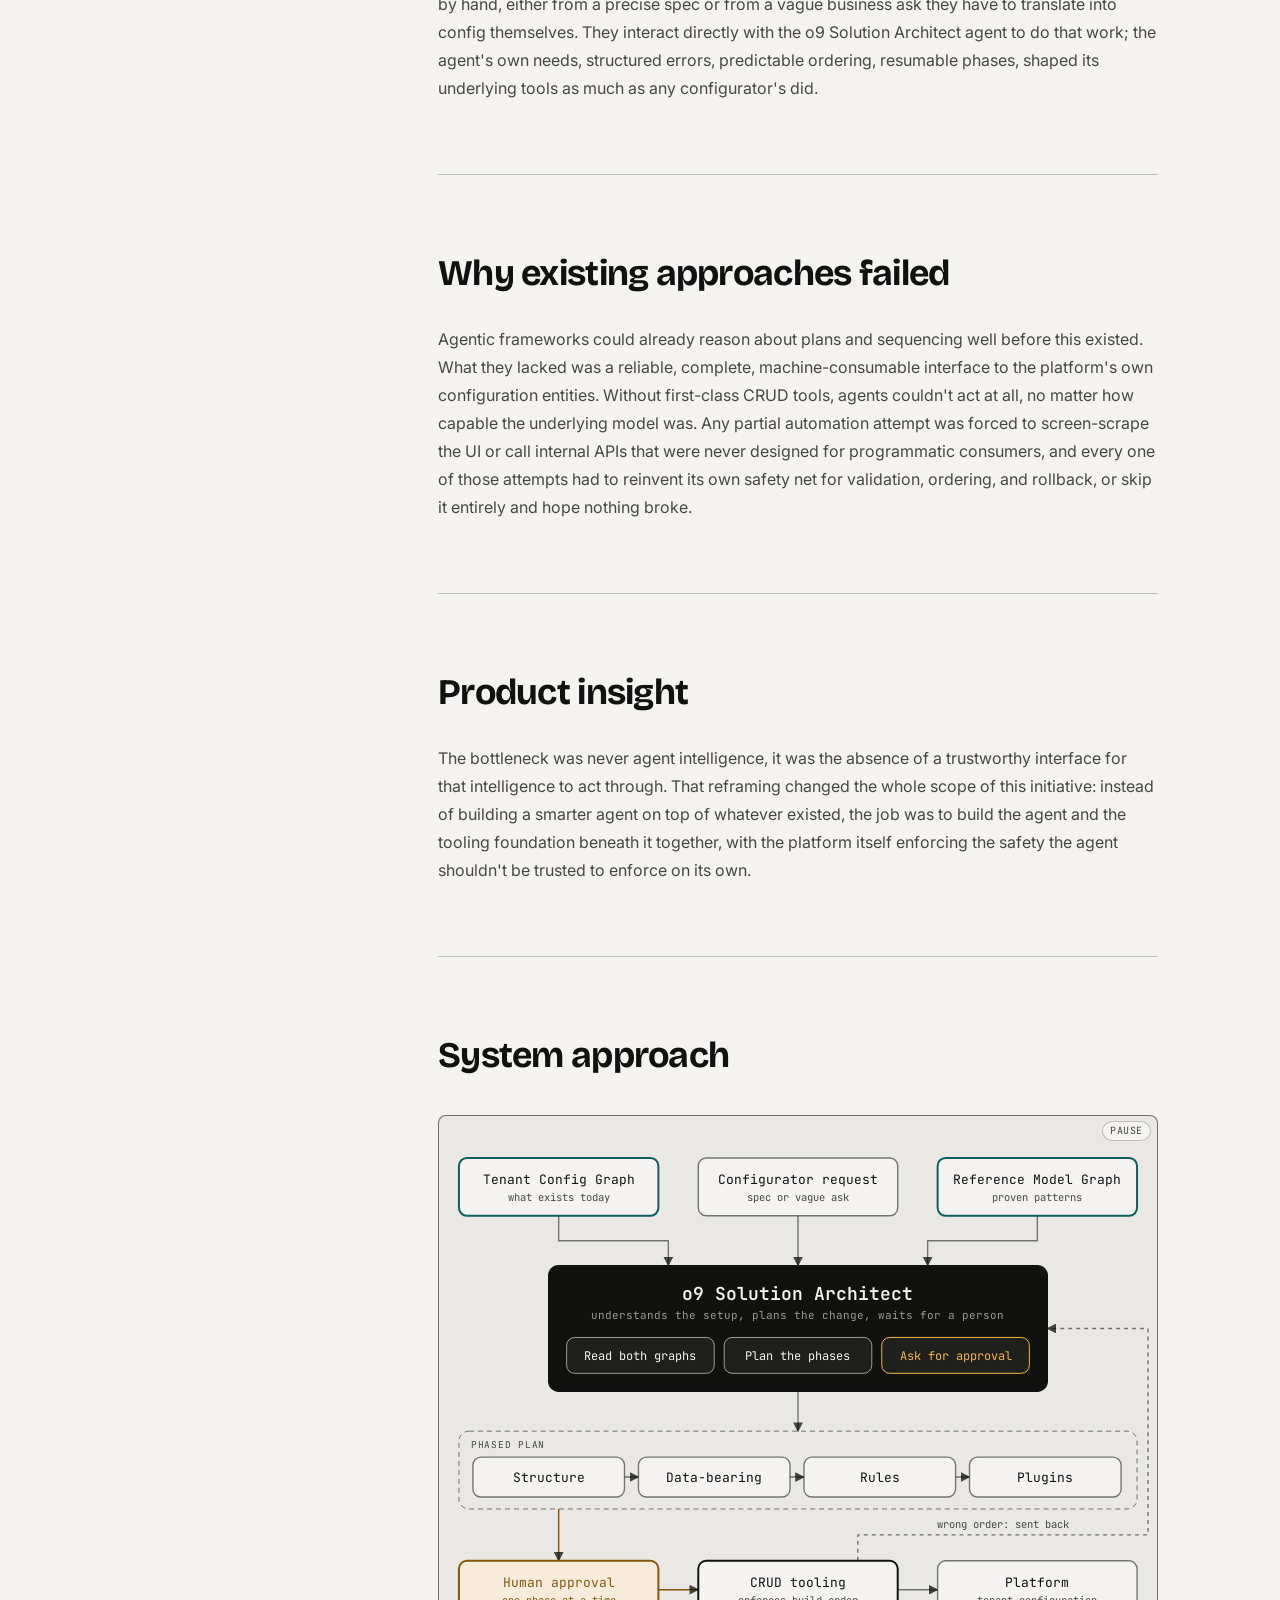
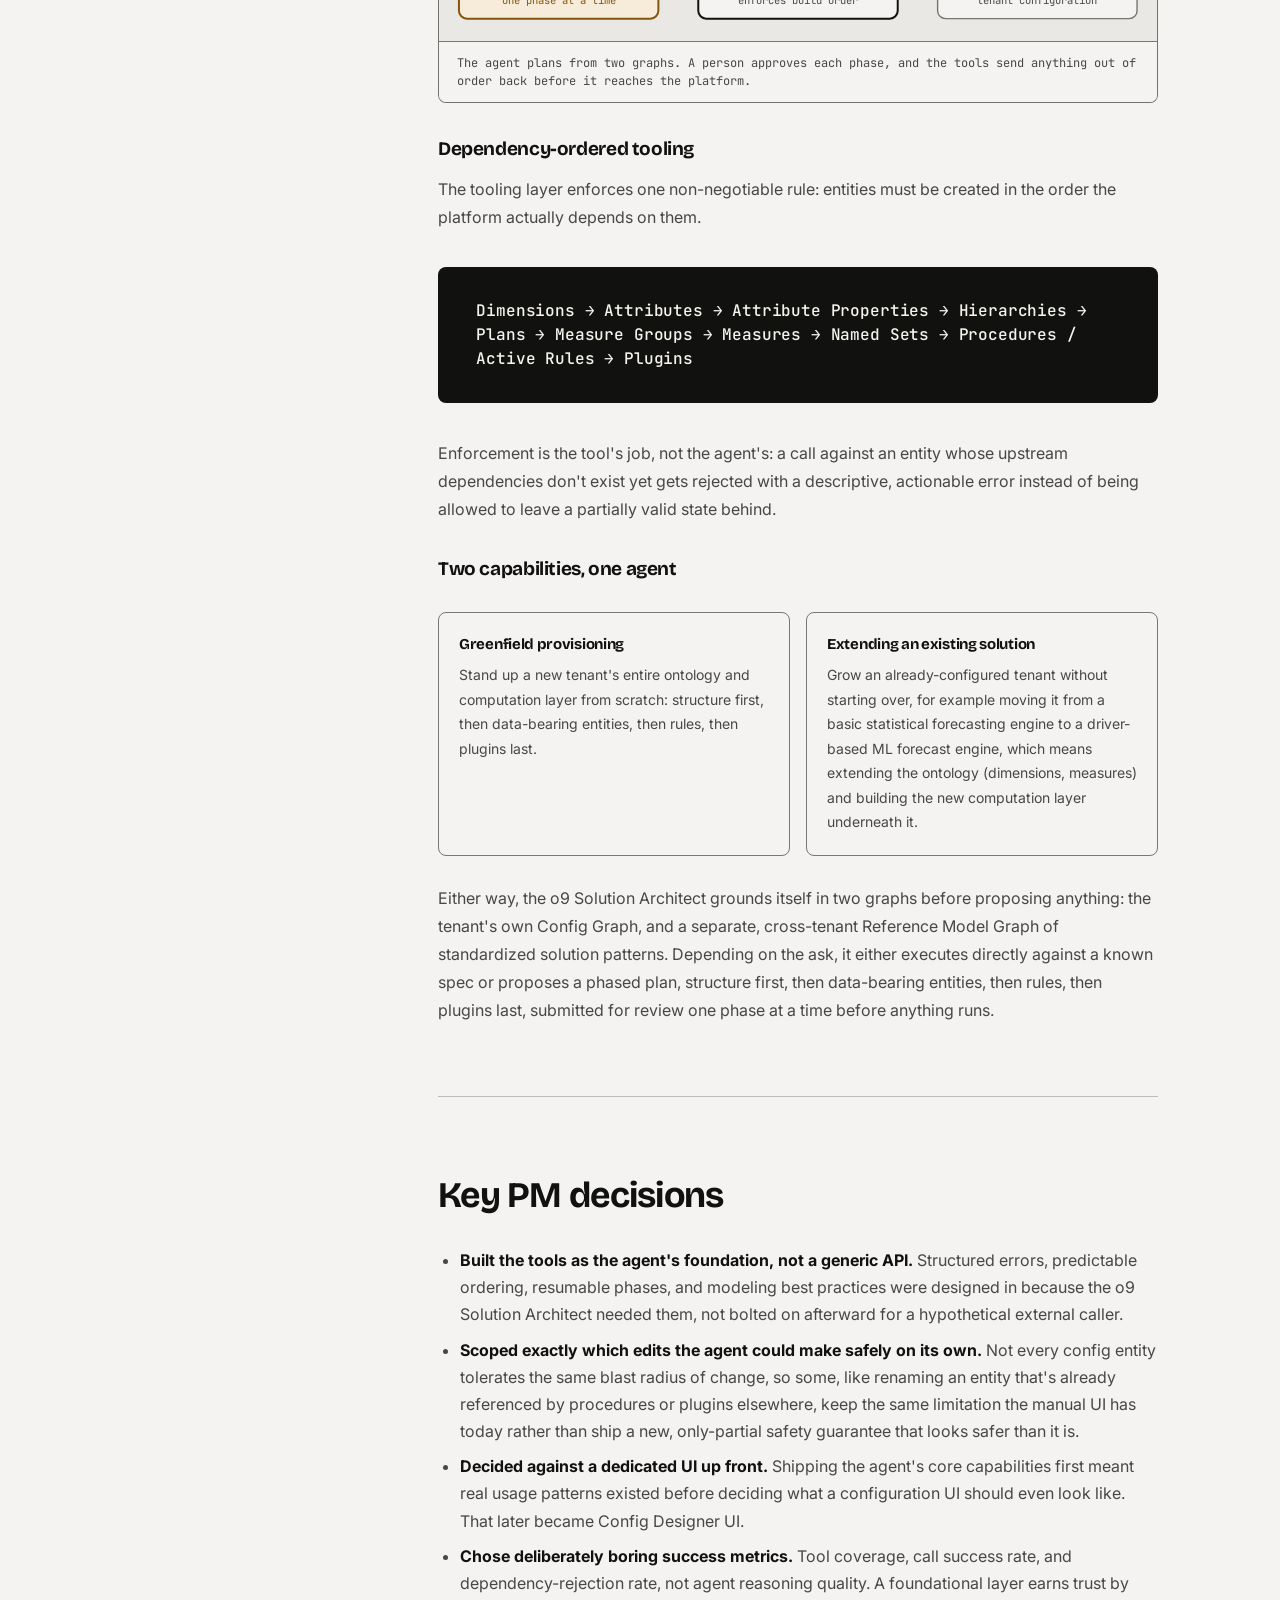
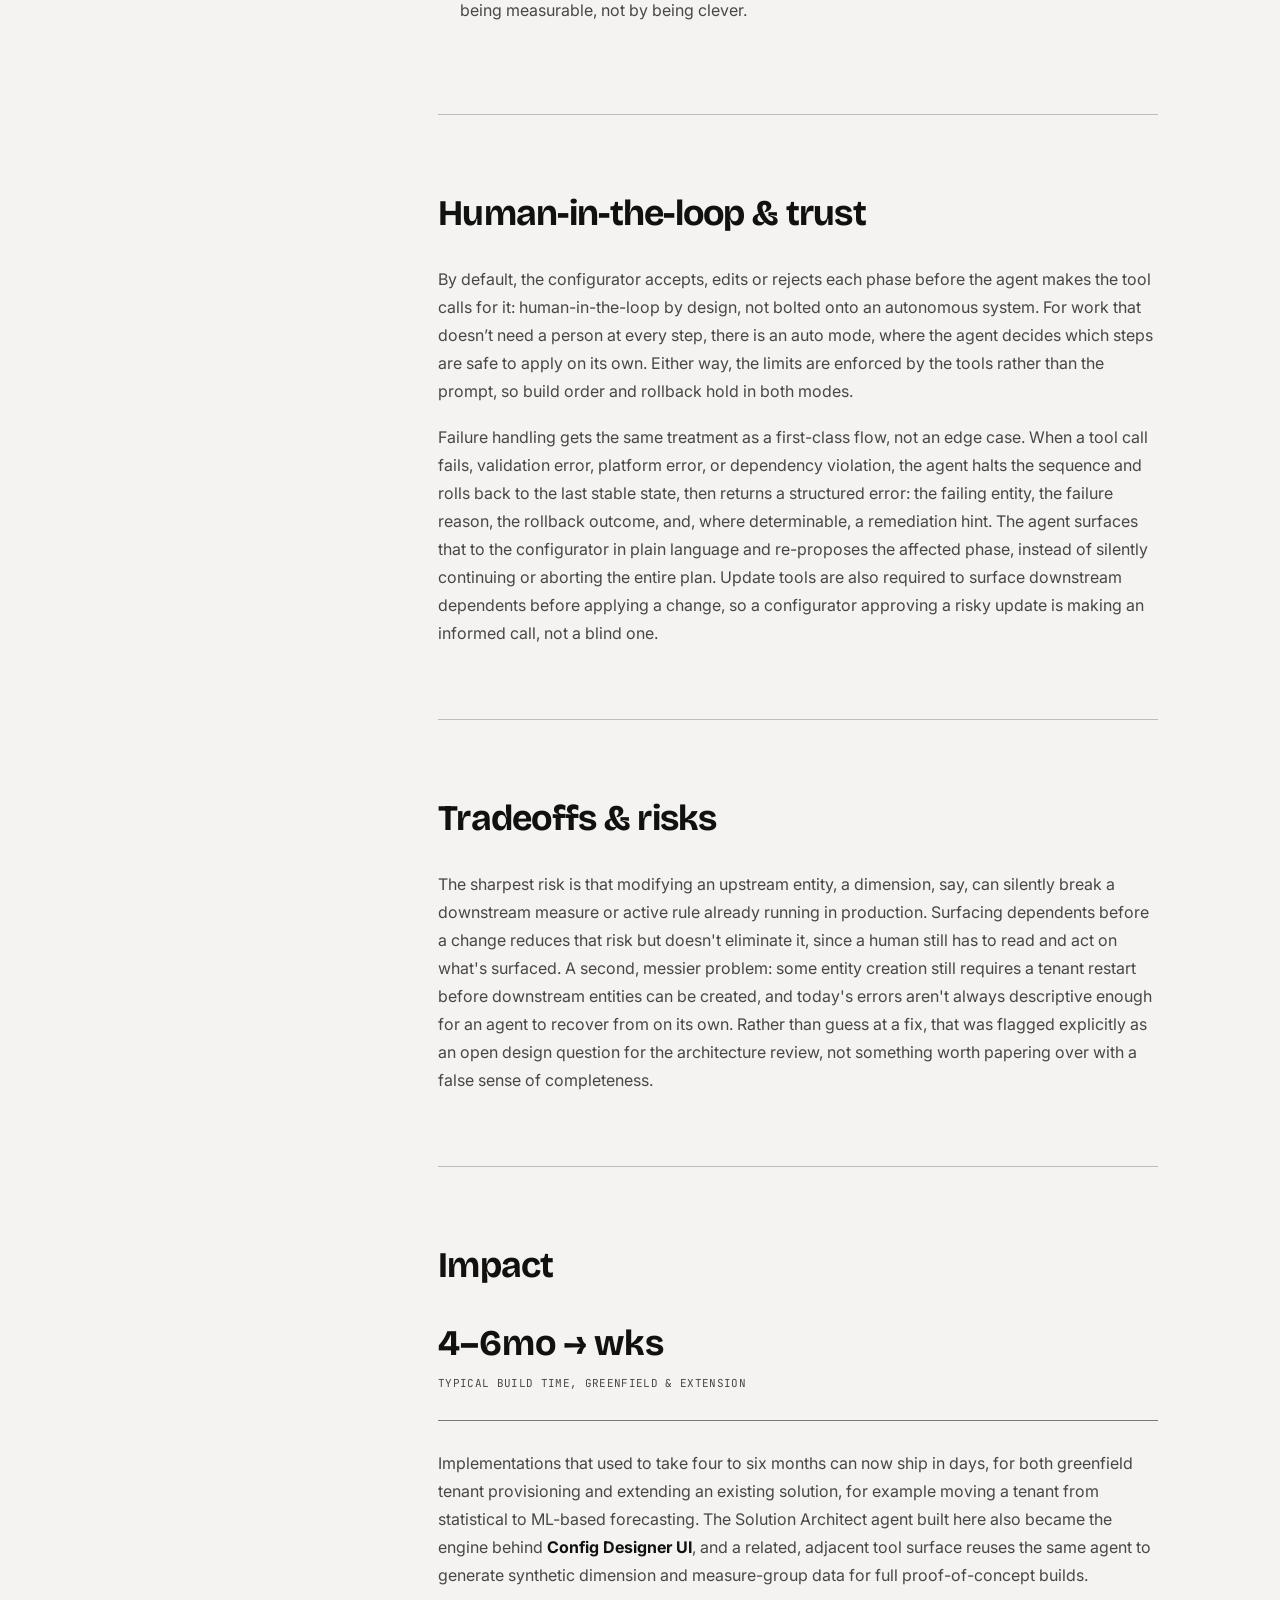
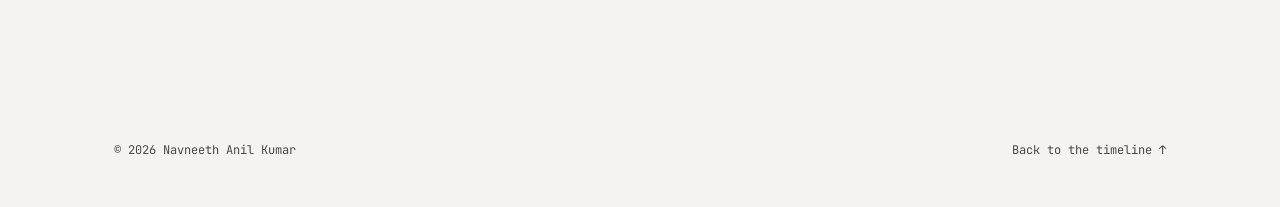
<file: projects/config-model-extension.html>
<!DOCTYPE html>
<html lang="en">
<head>
<meta charset="UTF-8" />
<meta name="viewport" content="width=device-width, initial-scale=1.0" />
<title>Config Model Extension — Case Study — Navneeth Anil Kumar</title>
<meta name="description" content="Case study: Config Model Extension, o9 Solutions. Agent-driven configuration tooling and the o9 Solution Architect." />
<link rel="canonical" href="https://navai7.github.io/projects/config-model-extension.html" />
<meta name="theme-color" content="#0a0a0a" />

<meta property="og:type" content="article" />
<meta property="og:site_name" content="Navneeth Anil Kumar" />
<meta property="og:url" content="https://navai7.github.io/projects/config-model-extension.html" />
<meta property="og:title" content="Config Model Extension — Case Study" />
<meta property="og:description" content="The o9 Solution Architect agent that turns a 4–6 month, expert-bound configuration build into an agent-executed, human-approved workflow that ships in days." />
<meta property="og:image" content="https://navai7.github.io/assets/headshot.png" />
<meta name="twitter:card" content="summary_large_image" />
<meta name="twitter:title" content="Config Model Extension — Case Study" />
<meta name="twitter:description" content="The o9 Solution Architect agent that turns a 4–6 month, expert-bound configuration build into an agent-executed, human-approved workflow that ships in days." />
<meta name="twitter:image" content="https://navai7.github.io/assets/headshot.png" />

<link rel="icon" href="../favicon.svg" type="image/svg+xml" />
<link rel="preconnect" href="https://fonts.googleapis.com">
<link rel="preconnect" href="https://fonts.gstatic.com" crossorigin>
<link href="https://fonts.googleapis.com/css2?family=Bricolage+Grotesque:opsz,wght@12..96,400;12..96,500;12..96,600;12..96,700;12..96,800&family=Inter:wght@400;500;600&family=JetBrains+Mono:wght@400;500&display=swap" rel="stylesheet">
<link rel="stylesheet" href="../styles.css?v=21" />
<link rel="stylesheet" href="case-study.css?v=11" />
<noscript><style>
  .reveal, .reveal.in{ opacity:1 !important; transform:none !important; filter:none !important; }
</style></noscript>
</head>
<body>

<div class="grain"></div>
<div class="cursor-dot" id="cursorDot"></div>

<header class="doc-header">
  <div class="doc-header-inner">
    <a href="../index.html?v=3#work-model-extension" class="doc-back">&larr; Back to the timeline</a>
    <p class="doc-eyebrow">Layer 2 of 3 &middot; Agent Built on the Config Graph</p>
    <h1 class="doc-title">Config Model Extension</h1>
    <p class="doc-subtitle">
      The o9 Solution Architect agent, and the CRUD tooling and modeling best practices built to
      power it, that turn configuration from a manual, click-heavy slog into an agent-executed,
      human-approved workflow.
    </p>
    <div class="doc-meta">
      <div><span>Role</span><strong>Product Manager, AI R&amp;D</strong></div>
      <div><span>Org</span><strong>o9 Solutions</strong></div>
      <div><span>Agent</span><strong>o9 Solution Architect</strong></div>
    </div>
  </div>
</header>
<nav class="doc-series" aria-label="Part of one system"><div class="doc-series-inner"><span class="doc-series-label">One system, three layers</span><a href="config-graph.html?v=2"><b>1</b> Config Graph</a><span class="doc-series-sep" aria-hidden="true">&rarr;</span><a href="config-model-extension.html?v=2" aria-current="page"><b>2</b> Config Model Extension</a><span class="doc-series-sep" aria-hidden="true">&rarr;</span><a href="config-designer-ui.html?v=2"><b>3</b> Config Designer UI</a></div></nav>

<div class="doc-skim-wrap">
  <p class="doc-skim-label">TL;DR</p>
  <div class="doc-skim">
    <div class="doc-skim-item"><span>Problem</span><p>Configuration took 4&ndash;6 months, was expert-bound, and relied on fragile manual dependency tracking.</p></div>
    <div class="doc-skim-item"><span>User</span><p>Configurators, who use the o9 Solution Architect agent to provision or extend a tenant's configuration.</p></div>
    <div class="doc-skim-item"><span>Decision</span><p>Shipped the agent's core capabilities before any dedicated UI, and scoped exactly which edits it could make safely on its own.</p></div>
    <div class="doc-skim-item"><span>Outcome</span><p>4&ndash;6 month builds now ship in days, with a person approving each phase or auto mode applying what&rsquo;s safe.</p></div>
    <div class="doc-skim-item"><span>My role</span><p>Scoped the PRD, defined capability boundaries and edit safety, deferred the UI, and set success metrics.</p></div>
  </div>
</div>

<div class="doc-layout">
  <aside class="doc-toc">
    <div class="doc-toc-head">Contents</div>
    <div class="doc-toc-progress"><div class="doc-toc-progress-bar"></div></div>
    <ol>
      <li><a href="#problem"><span class="doc-toc-num">01</span>Problem</a></li>
      <li><a href="#users"><span class="doc-toc-num">02</span>Users</a></li>
      <li><a href="#why-failed"><span class="doc-toc-num">03</span>Why existing approaches failed</a></li>
      <li><a href="#insight"><span class="doc-toc-num">04</span>Product insight</a></li>
      <li><a href="#system"><span class="doc-toc-num">05</span>System approach</a></li>
      <li><a href="#pm-decisions"><span class="doc-toc-num">06</span>Key PM decisions</a></li>
      <li><a href="#trust"><span class="doc-toc-num">07</span>Human-in-the-loop &amp; trust</a></li>
      <li><a href="#tradeoffs"><span class="doc-toc-num">08</span>Tradeoffs &amp; risks</a></li>
      <li><a href="#impact"><span class="doc-toc-num">09</span>Impact</a></li>
    </ol>
  </aside>

  <main class="doc-content">

    <section id="problem" class="doc-section reveal">
      <h2>Problem</h2>
      <p class="doc-dropcap">
        Configuration carries a high interaction cost: multiple clicks and complex setups, especially
        for backend entities like plugins and procedures. It demands a steep cognitive load, a deep,
        tribal understanding of the existing configuration before a single change is safe to make.
        And it depends on fragile, manual dependency tracking, where getting the creation order
        wrong introduces errors that slow delivery down further, turning a 4&ndash;6 month
        implementation into a slow, expert-bound slog.
      </p>
      <div class="doc-callout">
        <span class="doc-callout-label">Scope, precisely</span>
        <p>This is the o9 Solution Architect agent itself, plus the Create/Read/Update tools, skills,
          and configuration-modeling best practices built specifically to power it. The tools weren't
          built as a generic platform API first and handed to an agent second, they were shaped by
          what this agent needed in order to act safely.</p>
      </div>
    </section>

    <section id="users" class="doc-section reveal">
      <h2>Users</h2>
      <p>
        The user is the <strong>configurator</strong>, an implementation consultant who today builds
        or extends a tenant by hand, either from a precise spec or from a vague business ask they
        have to translate into config themselves. They interact directly with the o9 Solution
        Architect agent to do that work; the agent's own needs, structured errors, predictable
        ordering, resumable phases, shaped its underlying tools as much as any configurator's did.
      </p>
    </section>

    <section id="why-failed" class="doc-section reveal">
      <h2>Why existing approaches failed</h2>
      <p>
        Agentic frameworks could already reason about plans and sequencing well before this existed.
        What they lacked was a reliable, complete, machine-consumable interface to the platform's own
        configuration entities. Without first-class CRUD tools, agents couldn't act at all, no matter
        how capable the underlying model was. Any partial automation attempt was forced to
        screen-scrape the UI or call internal APIs that were never designed for programmatic
        consumers, and every one of those attempts had to reinvent its own safety net for
        validation, ordering, and rollback, or skip it entirely and hope nothing broke.
      </p>
    </section>

    <section id="insight" class="doc-section reveal">
      <h2>Product insight</h2>
      <p>
        The bottleneck was never agent intelligence, it was the absence of a trustworthy interface
        for that intelligence to act through. That reframing changed the whole scope of this
        initiative: instead of building a smarter agent on top of whatever existed, the job was to
        build the agent and the tooling foundation beneath it together, with the platform itself
        enforcing the safety the agent shouldn't be trusted to enforce on its own.
      </p>
    </section>

    <section id="system" class="doc-section reveal">
      <h2>System approach</h2>
      <div class="doc-figure dia">
        <div class="dia-scroll">
          <svg class="dia-svg" viewBox="0 0 720 506" xmlns="http://www.w3.org/2000/svg" role="img" aria-label="A request and two graphs feed the Solution Architect agent, which reads both graphs, plans phases and asks for approval. A person approves each phase before dependency-ordered tools change the platform. Calls in the wrong order go back to the agent.">
            <defs><marker id="model-arrow" viewBox="0 0 10 10" refX="9" refY="5" markerWidth="7" markerHeight="7" orient="auto"><path class="d-head" d="M0,0 L10,5 L0,10 z"/></marker></defs>
            <g class="d-part d-box" style="--o:11;--at:3.3s"><rect x="20" y="296" width="680" height="78" rx="10"/><text class="d-label" x="32" y="313">PHASED PLAN</text></g>
            <g class="d-part d-link know" style="--o:3;--at:0.4s"><path class="d-line" d="M120 80 V105 H230 V130" marker-end="url(#model-arrow)"/><path class="d-flow" d="M120 80 V105 H230 V130" pathLength="100"/></g>
            <g class="d-part d-link " style="--o:4;--at:0.4s"><path class="d-line" d="M360 80 V130" marker-end="url(#model-arrow)"/><path class="d-flow" d="M360 80 V130" pathLength="100"/></g>
            <g class="d-part d-link know" style="--o:5;--at:0.4s"><path class="d-line" d="M600 80 V105 H490 V130" marker-end="url(#model-arrow)"/><path class="d-flow" d="M600 80 V105 H490 V130" pathLength="100"/></g>
            <g class="d-part d-link " style="--o:10;--at:3s"><path class="d-line" d="M360 256 V296" marker-end="url(#model-arrow)"/><path class="d-flow" d="M360 256 V296" pathLength="100"/></g>
            <g class="d-part d-link " style="--o:14;--at:3.6s"><path class="d-line" d="M186 342 H200" marker-end="url(#model-arrow)"/><path class="d-flow" d="M186 342 H200" pathLength="100"/></g>
            <g class="d-part d-link " style="--o:16;--at:3.9s"><path class="d-line" d="M352 342 H366" marker-end="url(#model-arrow)"/><path class="d-flow" d="M352 342 H366" pathLength="100"/></g>
            <g class="d-part d-link " style="--o:18;--at:4.2s"><path class="d-line" d="M518 342 H532" marker-end="url(#model-arrow)"/><path class="d-flow" d="M518 342 H532" pathLength="100"/></g>
            <g class="d-part d-link human" style="--o:19;--at:4.6s"><path class="d-line" d="M120 374 V426" marker-end="url(#model-arrow)"/><path class="d-flow" d="M120 374 V426" pathLength="100"/></g>
            <g class="d-part d-link human" style="--o:21;--at:5.4s"><path class="d-line" d="M220 455 H260" marker-end="url(#model-arrow)"/><path class="d-flow" d="M220 455 H260" pathLength="100"/></g>
            <g class="d-part d-link " style="--o:23;--at:6s"><path class="d-line" d="M460 455 H500" marker-end="url(#model-arrow)"/><path class="d-flow" d="M460 455 H500" pathLength="100"/></g>
            <g class="d-part d-link back" style="--o:25;--at:6.7s"><path class="d-line" d="M420 426 V400 H711 V193 H610" marker-end="url(#model-arrow)"/><path class="d-flow" d="M420 426 V400 H711 V193 H610" pathLength="100"/></g>
            <g class="d-part d-node core" style="--o:0;--at:0s"><rect x="20" y="22" width="200" height="58" rx="8"/><text class="d-title" x="120" y="48">Tenant Config Graph</text><text class="d-sub" x="120" y="65">what exists today</text></g>
            <g class="d-part d-node " style="--o:1;--at:0s"><rect x="260" y="22" width="200" height="58" rx="8"/><text class="d-title" x="360" y="48">Configurator request</text><text class="d-sub" x="360" y="65">spec or vague ask</text></g>
            <g class="d-part d-node core" style="--o:2;--at:0s"><rect x="500" y="22" width="200" height="58" rx="8"/><text class="d-title" x="600" y="48">Reference Model Graph</text><text class="d-sub" x="600" y="65">proven patterns</text></g>
            <g class="d-part d-node dark agent" style="--o:6;--at:1s"><rect x="110" y="130" width="500" height="126" rx="10"/><text class="d-title" x="360" y="164">o9 Solution Architect</text><text class="d-sub" x="360" y="184">understands the setup, plans the change, waits for a person</text></g>
            <g class="d-part d-node step know" style="--o:7;--at:1.3s"><rect x="128" y="202" width="148" height="36" rx="8"/><text class="d-title" x="202" y="224.5">Read both graphs</text></g>
            <g class="d-part d-node step" style="--o:8;--at:1.9s"><rect x="286" y="202" width="148" height="36" rx="8"/><text class="d-title" x="360" y="224.5">Plan the phases</text></g>
            <g class="d-part d-node step human" style="--o:9;--at:2.5s"><rect x="444" y="202" width="148" height="36" rx="8"/><text class="d-title" x="518" y="224.5">Ask for approval</text></g>
            <g class="d-part d-node " style="--o:12;--at:3.5s"><rect x="34" y="322" width="152" height="40" rx="8"/><text class="d-title" x="110" y="346.5">Structure</text></g>
            <g class="d-part d-node " style="--o:13;--at:3.8s"><rect x="200" y="322" width="152" height="40" rx="8"/><text class="d-title" x="276" y="346.5">Data-bearing</text></g>
            <g class="d-part d-node " style="--o:15;--at:4.1s"><rect x="366" y="322" width="152" height="40" rx="8"/><text class="d-title" x="442" y="346.5">Rules</text></g>
            <g class="d-part d-node " style="--o:17;--at:4.4s"><rect x="532" y="322" width="152" height="40" rx="8"/><text class="d-title" x="608" y="346.5">Plugins</text></g>
            <g class="d-part d-node human" style="--o:20;--at:5s"><rect x="20" y="426" width="200" height="58" rx="8"/><text class="d-title" x="120" y="452">Human approval</text><text class="d-sub" x="120" y="469">one phase at a time</text></g>
            <g class="d-part d-node key" style="--o:22;--at:5.7s"><rect x="260" y="426" width="200" height="58" rx="8"/><text class="d-title" x="360" y="452">CRUD tooling</text><text class="d-sub" x="360" y="469">enforces build order</text></g>
            <g class="d-part d-node " style="--o:24;--at:6.3s"><rect x="500" y="426" width="200" height="58" rx="8"/><text class="d-title" x="600" y="452">Platform</text><text class="d-sub" x="600" y="469">tenant configuration</text></g>
            <text class="d-part d-note" style="--o:26" x="566" y="393" text-anchor="middle">wrong order: sent back</text>
          </svg>
        </div>
        <div class="doc-figure-caption">The agent plans from two graphs. A person approves each phase, and the tools send anything out of order back before it reaches the platform.</div>
      </div>
      <h3>Dependency-ordered tooling</h3>
      <p>
        The tooling layer enforces one non-negotiable rule: entities must be created in the order the
        platform actually depends on them.
      </p>
      <div class="doc-callout">
        <p style="font-size:16px;font-family:var(--mono);font-weight:500;letter-spacing:-0.01em;">
          Dimensions &rarr; Attributes &rarr; Attribute Properties &rarr; Hierarchies &rarr; Plans &rarr;
          Measure Groups &rarr; Measures &rarr; Named Sets &rarr; Procedures / Active Rules &rarr; Plugins
        </p>
      </div>
      <p>
        Enforcement is the tool's job, not the agent's: a call against an entity whose upstream
        dependencies don't exist yet gets rejected with a descriptive, actionable error instead of
        being allowed to leave a partially valid state behind.
      </p>
      <h3>Two capabilities, one agent</h3>
      <div class="doc-metric-grid">
        <div class="doc-metric">
          <h4>Greenfield provisioning</h4>
          <p>Stand up a new tenant's entire ontology and computation layer from scratch: structure
            first, then data-bearing entities, then rules, then plugins last.</p>
        </div>
        <div class="doc-metric">
          <h4>Extending an existing solution</h4>
          <p>Grow an already-configured tenant without starting over, for example moving it from a
            basic statistical forecasting engine to a driver-based ML forecast engine, which means
            extending the ontology (dimensions, measures) and building the new computation layer
            underneath it.</p>
        </div>
      </div>
      <p>
        Either way, the o9 Solution Architect grounds itself in two graphs before proposing anything:
        the tenant's own Config Graph, and a separate, cross-tenant Reference Model Graph of
        standardized solution patterns. Depending on the ask, it either executes directly against a
        known spec or proposes a phased plan, structure first, then data-bearing entities, then
        rules, then plugins last, submitted for review one phase at a time before anything runs.
      </p>
    </section>

    <section id="pm-decisions" class="doc-section reveal">
      <h2>Key PM decisions</h2>
      <ul>
        <li><strong>Built the tools as the agent's foundation, not a generic API.</strong> Structured errors, predictable ordering, resumable phases, and modeling best practices were designed in because the o9 Solution Architect needed them, not bolted on afterward for a hypothetical external caller.</li>
        <li><strong>Scoped exactly which edits the agent could make safely on its own.</strong> Not every config entity tolerates the same blast radius of change, so some, like renaming an entity that's already referenced by procedures or plugins elsewhere, keep the same limitation the manual UI has today rather than ship a new, only-partial safety guarantee that looks safer than it is.</li>
        <li><strong>Decided against a dedicated UI up front.</strong> Shipping the agent's core capabilities first meant real usage patterns existed before deciding what a configuration UI should even look like. That later became Config Designer UI.</li>
        <li><strong>Chose deliberately boring success metrics.</strong> Tool coverage, call success rate, and dependency-rejection rate, not agent reasoning quality. A foundational layer earns trust by being measurable, not by being clever.</li>
      </ul>
    </section>

    <section id="trust" class="doc-section reveal">
      <h2>Human-in-the-loop &amp; trust</h2>
      <p>
        By default, the configurator accepts, edits or rejects each phase before the agent makes the
        tool calls for it: human-in-the-loop by design, not bolted onto an autonomous system. For
        work that doesn&rsquo;t need a person at every step, there is an auto mode, where the agent
        decides which steps are safe to apply on its own. Either way, the limits are enforced by the
        tools rather than the prompt, so build order and rollback hold in both modes.
      </p>
      <p>
        Failure handling gets the same treatment as a first-class flow, not an edge case. When a tool
        call fails, validation error, platform error, or dependency violation, the agent halts the
        sequence and rolls back to the last stable state, then returns a structured error:
        the failing entity, the failure reason, the rollback outcome, and, where determinable, a
        remediation hint. The agent surfaces that to the configurator in plain language and
        re-proposes the affected phase, instead of silently continuing or aborting the entire plan.
        Update tools are also required to surface downstream dependents before applying a change, so
        a configurator approving a risky update is making an informed call, not a blind one.
      </p>
    </section>

    <section id="tradeoffs" class="doc-section reveal">
      <h2>Tradeoffs &amp; risks</h2>
      <p>
        The sharpest risk is that modifying an upstream entity, a dimension, say, can silently break
        a downstream measure or active rule already running in production. Surfacing dependents
        before a change reduces that risk but doesn't eliminate it, since a human still has to read
        and act on what's surfaced. A second, messier problem: some entity creation still requires a
        tenant restart before downstream entities can be created, and today's errors aren't always
        descriptive enough for an agent to recover from on its own. Rather than guess at a fix, that
        was flagged explicitly as an open design question for the architecture review, not something
        worth papering over with a false sense of completeness.
      </p>
    </section>

    <section id="impact" class="doc-section reveal">
      <h2>Impact</h2>
      <div class="case-stats">
        <div class="stat">
          <span class="stat-num">4&ndash;6mo &rarr; wks</span>
          <span class="stat-label">typical build time, greenfield &amp; extension</span>
        </div>
      </div>
      <p>
        Implementations that used to take four to six months can now ship in days, for
        both greenfield tenant provisioning and extending an existing solution, for example moving a
        tenant from statistical to ML-based forecasting. The Solution Architect agent built here also
        became the engine behind <strong>Config Designer UI</strong>, and a related, adjacent tool
        surface reuses the same agent to generate synthetic dimension and measure-group data for
        full proof-of-concept builds.
      </p>
    </section>

  </main>
</div>

<footer class="footer" style="max-width:1180px;margin:0 auto;padding:32px clamp(24px,5vw,72px) 48px;display:flex;justify-content:space-between;font-family:var(--mono);font-size:12px;color:var(--muted);">
  <p>&copy; 2026 Navneeth Anil Kumar</p>
  <a href="../index.html?v=3#work-model-extension">Back to the timeline &uarr;</a>
</footer>

<script src="case-study.js?v=7"></script>
</body>
</html>
</file>
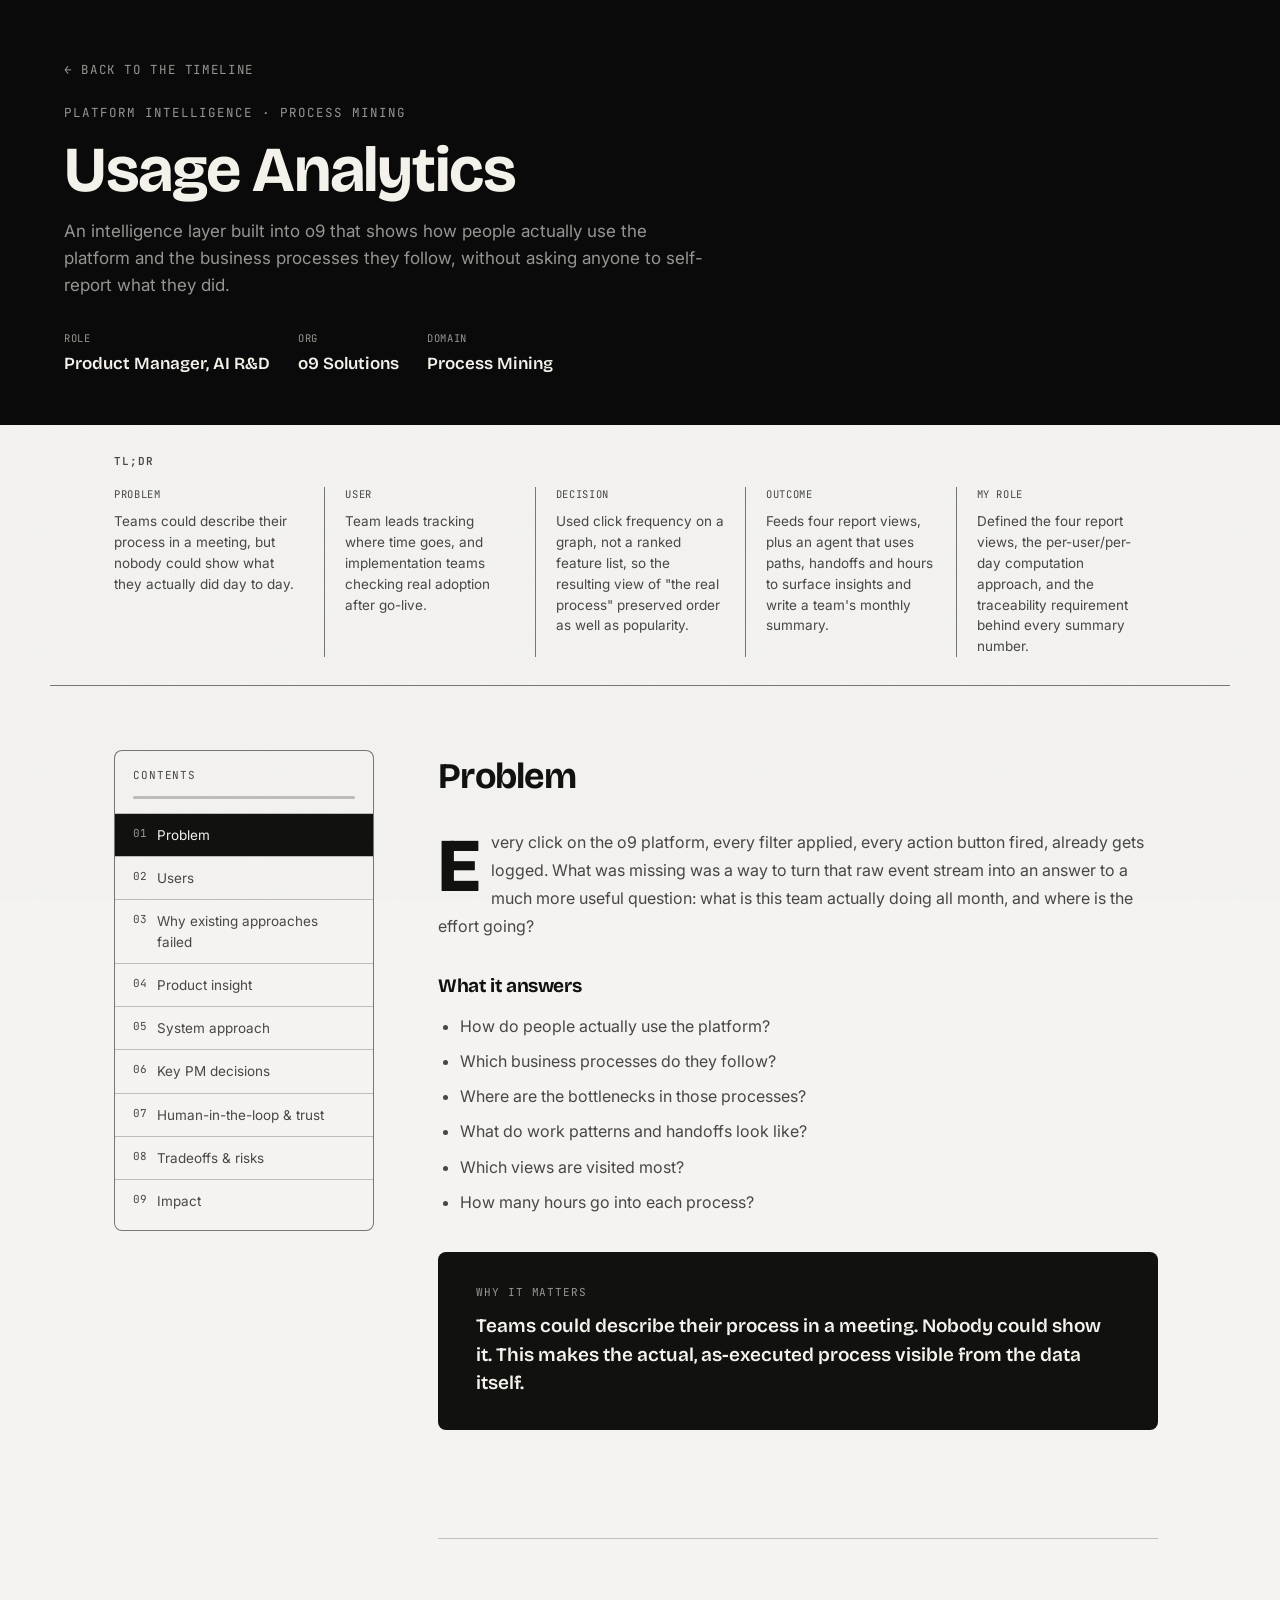
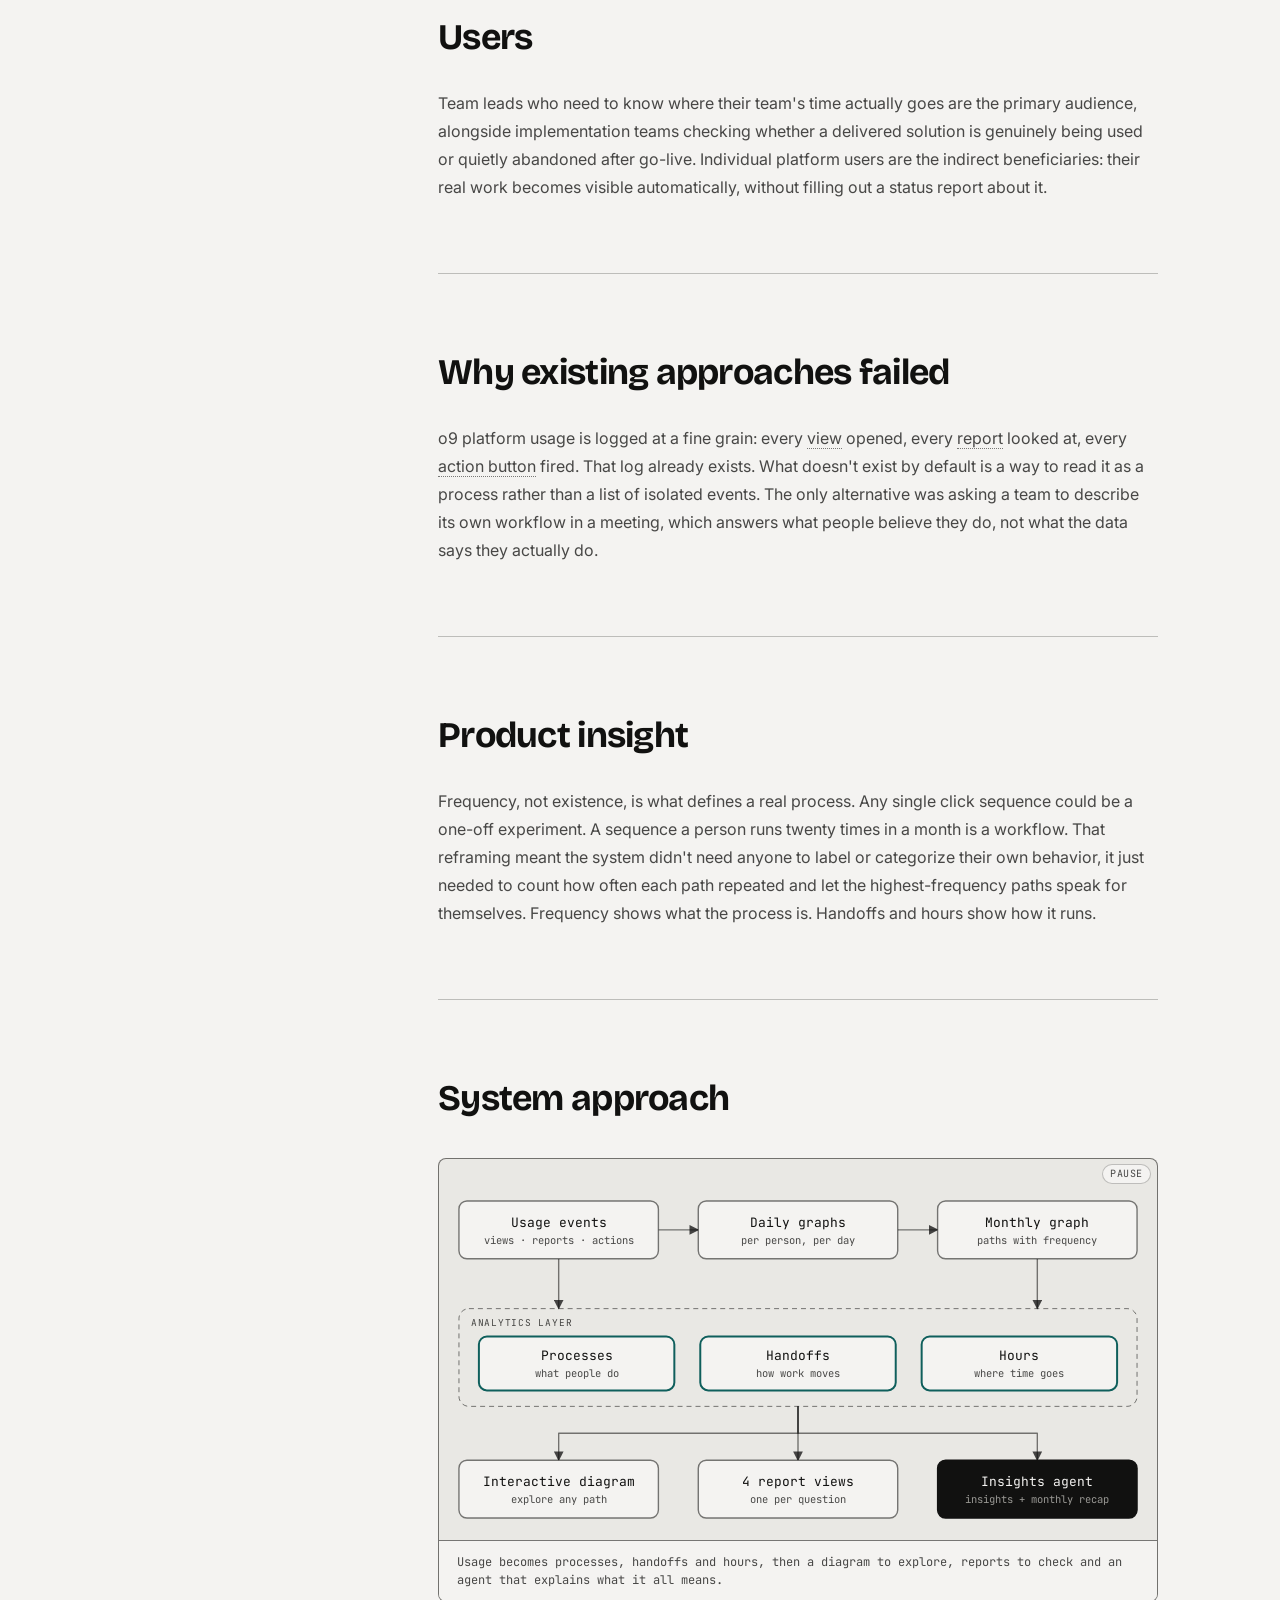
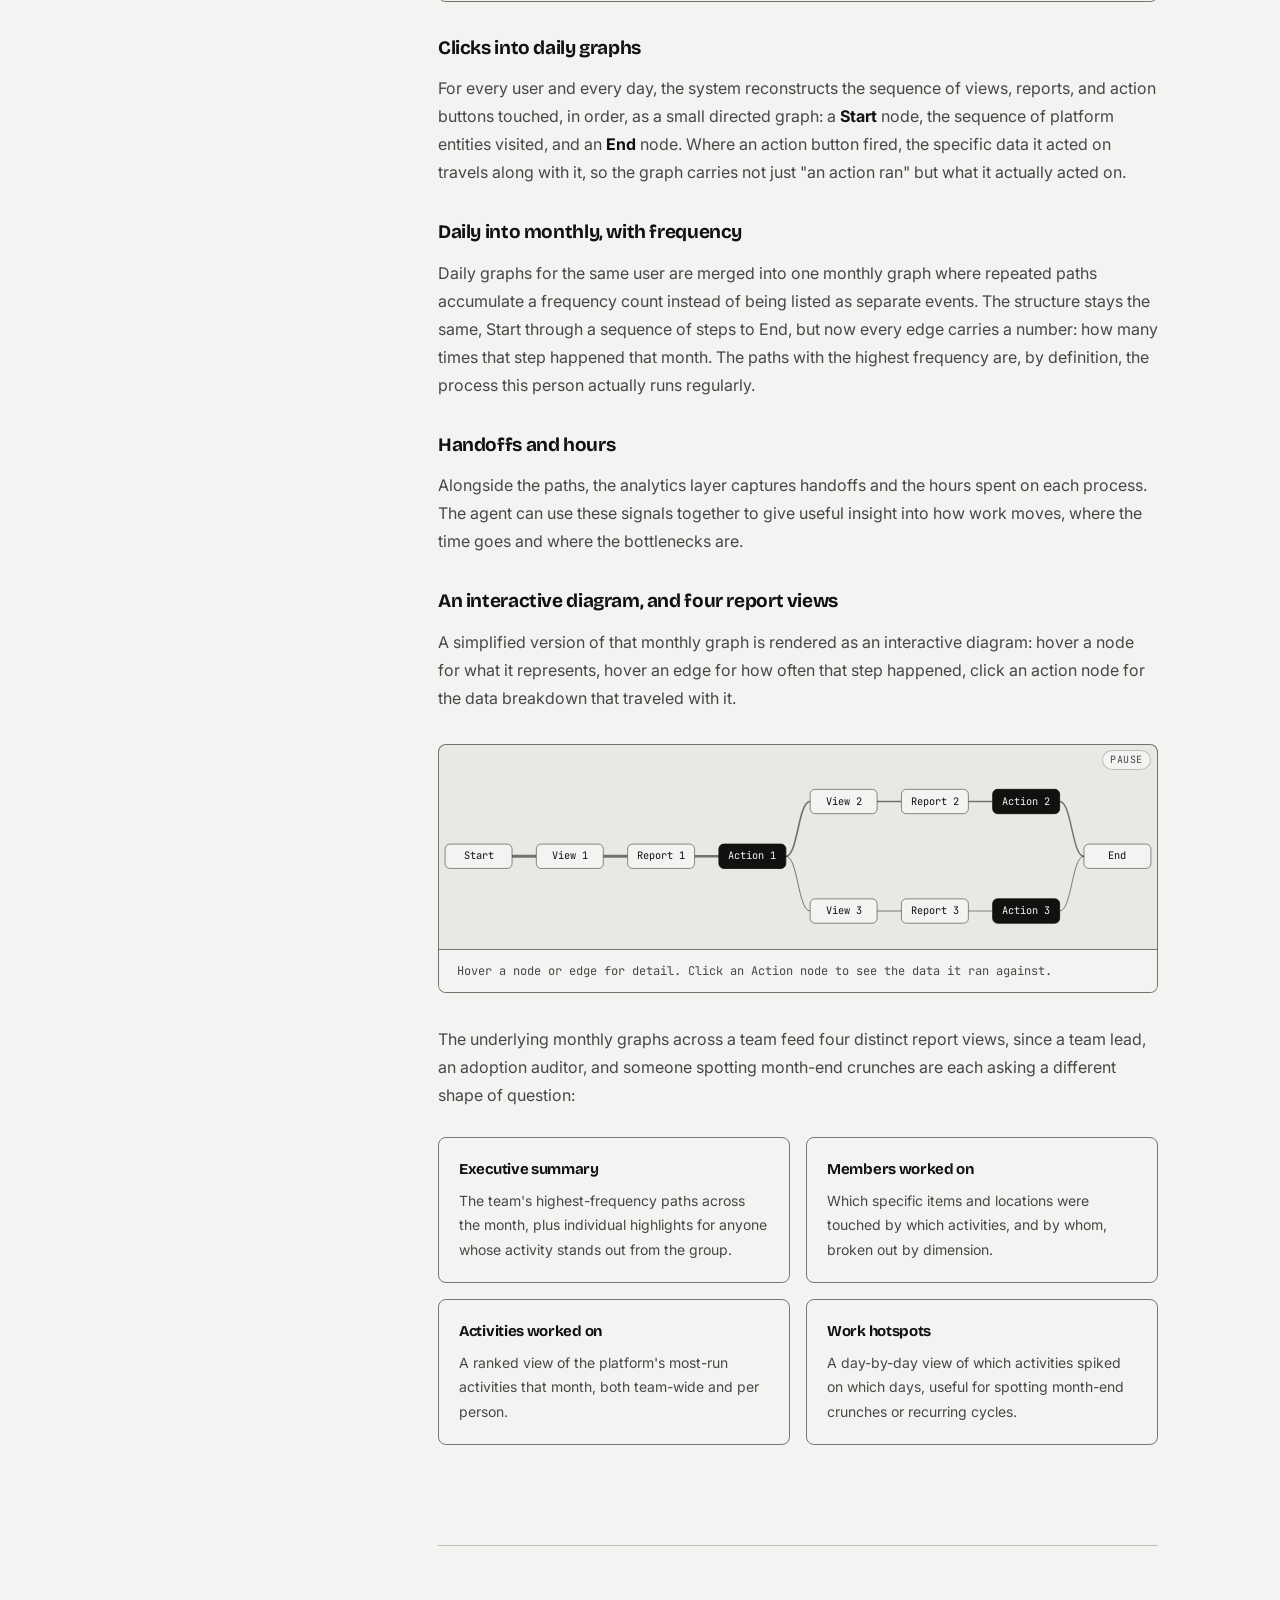
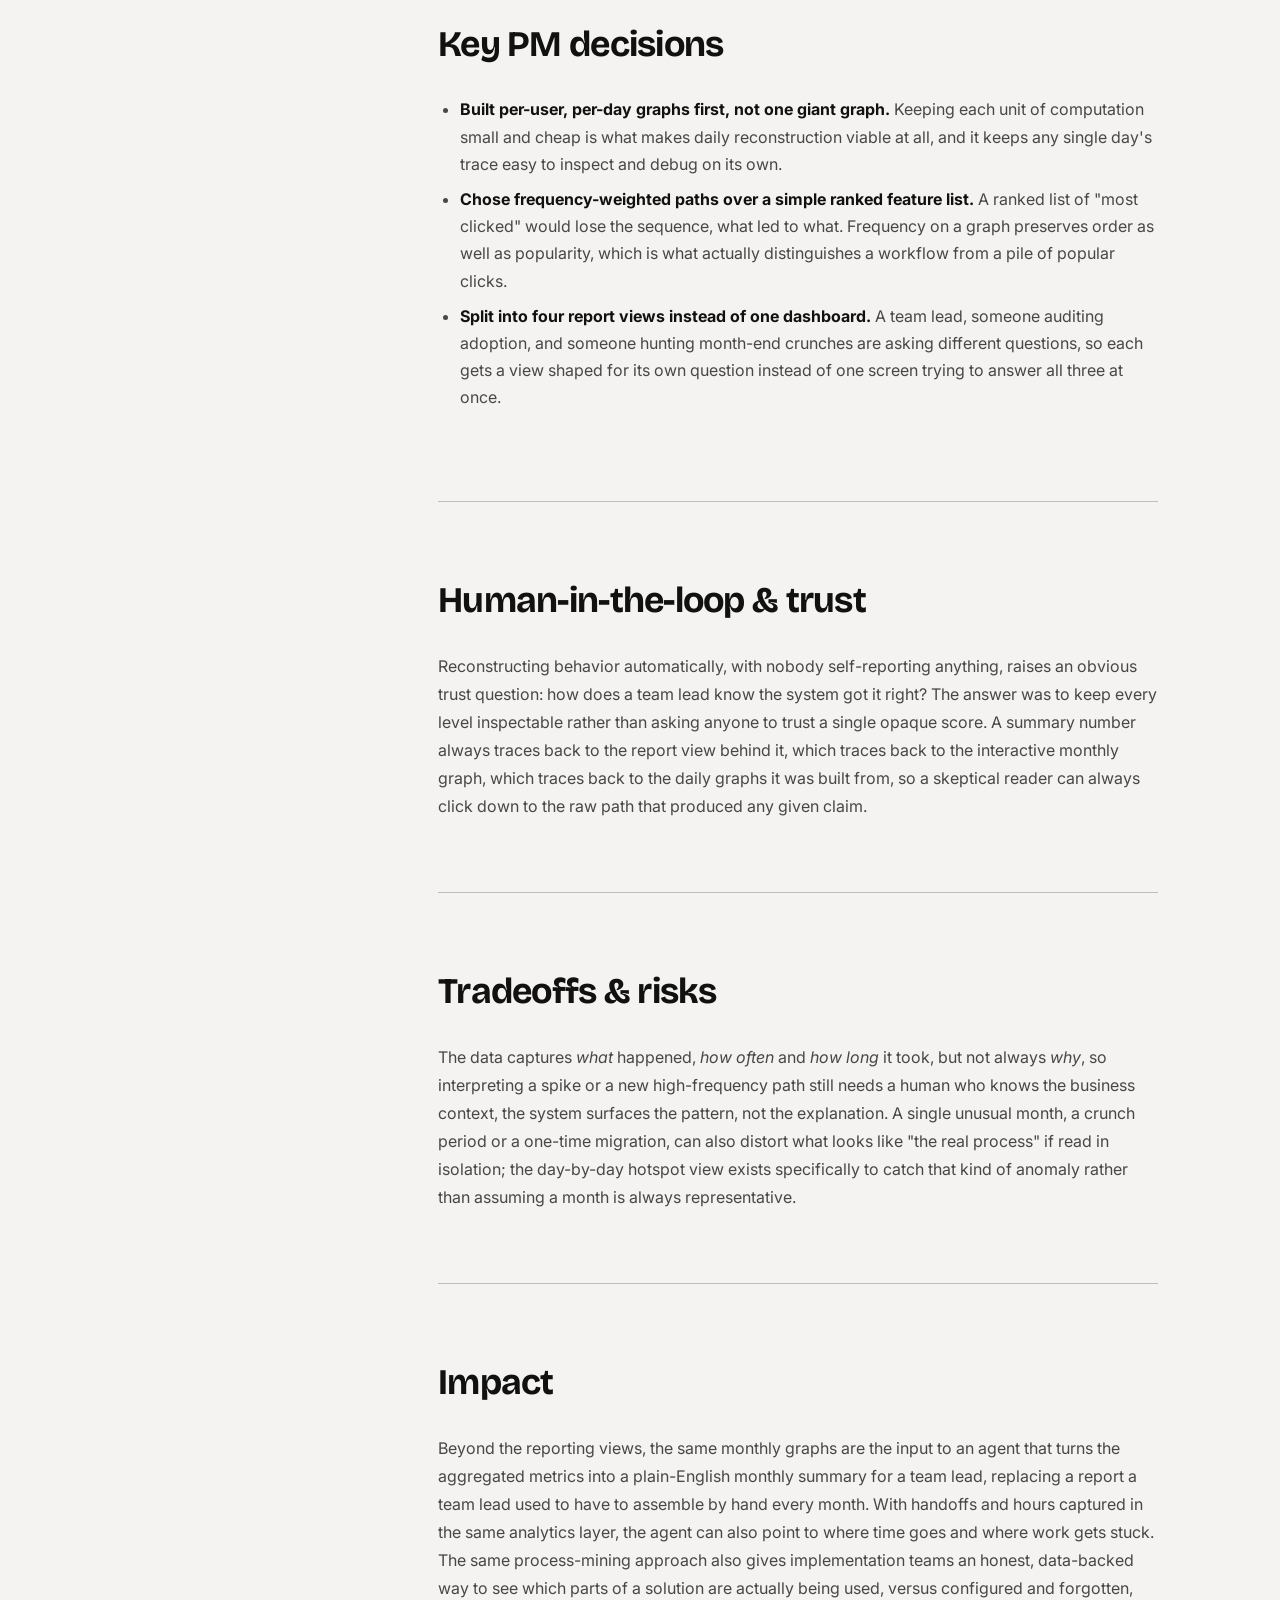
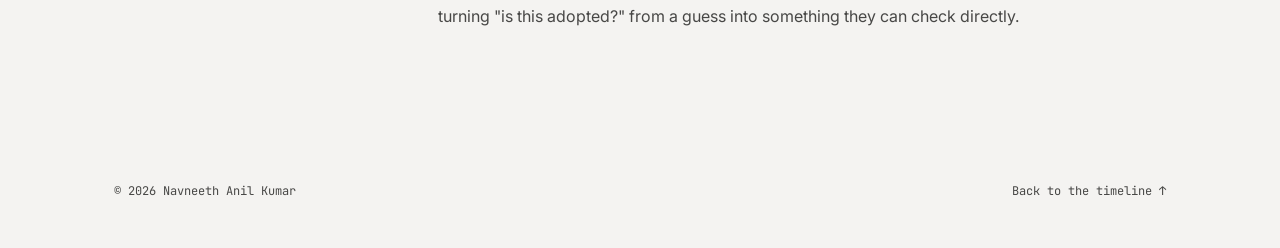
<file: projects/usage-analytics.html>
<!DOCTYPE html>
<html lang="en">
<head>
<meta charset="UTF-8" />
<meta name="viewport" content="width=device-width, initial-scale=1.0" />
<title>Usage Analytics — Case Study — Navneeth Anil Kumar</title>
<meta name="description" content="Case study: Usage Analytics, o9 Solutions. Turning platform clickstreams into process-level intelligence." />
<link rel="canonical" href="https://navai7.github.io/projects/usage-analytics.html" />
<meta name="theme-color" content="#0a0a0a" />

<meta property="og:type" content="article" />
<meta property="og:site_name" content="Navneeth Anil Kumar" />
<meta property="og:url" content="https://navai7.github.io/projects/usage-analytics.html" />
<meta property="og:title" content="Usage Analytics — Case Study" />
<meta property="og:description" content="Turning raw platform clickstreams into the actual business processes people run, without asking anyone to self-report what they did." />
<meta property="og:image" content="https://navai7.github.io/assets/headshot.png" />
<meta name="twitter:card" content="summary_large_image" />
<meta name="twitter:title" content="Usage Analytics — Case Study" />
<meta name="twitter:description" content="Turning raw platform clickstreams into the actual business processes people run, without asking anyone to self-report what they did." />
<meta name="twitter:image" content="https://navai7.github.io/assets/headshot.png" />

<link rel="icon" href="../favicon.svg" type="image/svg+xml" />
<link rel="preconnect" href="https://fonts.googleapis.com">
<link rel="preconnect" href="https://fonts.gstatic.com" crossorigin>
<link href="https://fonts.googleapis.com/css2?family=Bricolage+Grotesque:opsz,wght@12..96,400;12..96,500;12..96,600;12..96,700;12..96,800&family=Inter:wght@400;500;600&family=JetBrains+Mono:wght@400;500&display=swap" rel="stylesheet">
<link rel="stylesheet" href="../styles.css?v=21" />
<link rel="stylesheet" href="case-study.css?v=11" />
<noscript><style>
  .reveal, .reveal.in{ opacity:1 !important; transform:none !important; filter:none !important; }
</style></noscript>
</head>
<body>

<div class="grain"></div>
<div class="cursor-dot" id="cursorDot"></div>

<header class="doc-header">
  <div class="doc-header-inner">
    <a href="../index.html?v=3#work-usage-analytics" class="doc-back">&larr; Back to the timeline</a>
    <p class="doc-eyebrow">Platform Intelligence &middot; Process Mining</p>
    <h1 class="doc-title">Usage Analytics</h1>
    <p class="doc-subtitle">
      An intelligence layer built into o9 that shows how people actually use the platform and
      the business processes they follow, without asking anyone to self-report what they did.
    </p>
    <div class="doc-meta">
      <div><span>Role</span><strong>Product Manager, AI R&amp;D</strong></div>
      <div><span>Org</span><strong>o9 Solutions</strong></div>
      <div><span>Domain</span><strong>Process Mining</strong></div>
    </div>
  </div>
</header>

<div class="doc-skim-wrap">
  <p class="doc-skim-label">TL;DR</p>
  <div class="doc-skim">
    <div class="doc-skim-item"><span>Problem</span><p>Teams could describe their process in a meeting, but nobody could show what they actually did day to day.</p></div>
    <div class="doc-skim-item"><span>User</span><p>Team leads tracking where time goes, and implementation teams checking real adoption after go-live.</p></div>
    <div class="doc-skim-item"><span>Decision</span><p>Used click frequency on a graph, not a ranked feature list, so the resulting view of "the real process" preserved order as well as popularity.</p></div>
    <div class="doc-skim-item"><span>Outcome</span><p>Feeds four report views, plus an agent that uses paths, handoffs and hours to surface insights and write a team's monthly summary.</p></div>
    <div class="doc-skim-item"><span>My role</span><p>Defined the four report views, the per-user/per-day computation approach, and the traceability requirement behind every summary number.</p></div>
  </div>
</div>

<div class="doc-layout">
  <aside class="doc-toc">
    <div class="doc-toc-head">Contents</div>
    <div class="doc-toc-progress"><div class="doc-toc-progress-bar"></div></div>
    <ol>
      <li><a href="#problem"><span class="doc-toc-num">01</span>Problem</a></li>
      <li><a href="#users"><span class="doc-toc-num">02</span>Users</a></li>
      <li><a href="#why-failed"><span class="doc-toc-num">03</span>Why existing approaches failed</a></li>
      <li><a href="#insight"><span class="doc-toc-num">04</span>Product insight</a></li>
      <li><a href="#system"><span class="doc-toc-num">05</span>System approach</a></li>
      <li><a href="#pm-decisions"><span class="doc-toc-num">06</span>Key PM decisions</a></li>
      <li><a href="#trust"><span class="doc-toc-num">07</span>Human-in-the-loop &amp; trust</a></li>
      <li><a href="#tradeoffs"><span class="doc-toc-num">08</span>Tradeoffs &amp; risks</a></li>
      <li><a href="#impact"><span class="doc-toc-num">09</span>Impact</a></li>
    </ol>
  </aside>

  <main class="doc-content">

    <section id="problem" class="doc-section reveal">
      <h2>Problem</h2>
      <p class="doc-dropcap">
        Every click on the o9 platform, every filter applied, every action button fired, already
        gets logged. What was missing was a way to turn that raw event stream into an answer to a
        much more useful question: what is this team actually doing all month, and where is the
        effort going?
      </p>
      <h3>What it answers</h3>
        <ul class="ua-questions">
          <li>How do people actually use the platform?</li>
          <li>Which business processes do they follow?</li>
          <li>Where are the bottlenecks in those processes?</li>
          <li>What do work patterns and handoffs look like?</li>
          <li>Which views are visited most?</li>
          <li>How many hours go into each process?</li>
        </ul>
      <div class="doc-callout">
        <span class="doc-callout-label">Why it matters</span>
        <p>Teams could describe their process in a meeting. Nobody could show it. This makes the
          actual, as-executed process visible from the data itself.</p>
      </div>
    </section>

    <section id="users" class="doc-section reveal">
      <h2>Users</h2>
      <p>
        Team leads who need to know where their team's time actually goes are the primary audience,
        alongside implementation teams checking whether a delivered solution is genuinely being used
        or quietly abandoned after go-live. Individual platform users are the indirect beneficiaries:
        their real work becomes visible automatically, without filling out a status report about it.
      </p>
    </section>

    <section id="why-failed" class="doc-section reveal">
      <h2>Why existing approaches failed</h2>
      <p>
        o9 platform usage is logged at a fine grain: every
        <span class="gloss" tabindex="0">view<span class="gloss-tip">A saved combination of metrics and categories presented to a user.</span></span>
        opened, every
        <span class="gloss" tabindex="0">report<span class="gloss-tip">A specific chart or table surfaced inside a view.</span></span>
        looked at, every
        <span class="gloss" tabindex="0">action button<span class="gloss-tip">A UI trigger that runs a plugin or rule against the platform.</span></span>
        fired. That log already exists. What doesn't exist by default is a way to read it as a
        process rather than a list of isolated events. The only alternative was asking a team to
        describe its own workflow in a meeting, which answers what people believe they do, not what
        the data says they actually do.
      </p>
    </section>

    <section id="insight" class="doc-section reveal">
      <h2>Product insight</h2>
      <p>
        Frequency, not existence, is what defines a real process. Any single click sequence could be
        a one-off experiment. A sequence a person runs twenty times in a month is a workflow. That
        reframing meant the system didn't need anyone to label or categorize their own behavior, it
        just needed to count how often each path repeated and let the highest-frequency paths speak
        for themselves. Frequency shows what the process is. Handoffs and hours show how it runs.
      </p>
    </section>

    <section id="system" class="doc-section reveal">
      <h2>System approach</h2>
      <div class="doc-figure dia">
        <div class="dia-scroll">
          <svg class="dia-svg" viewBox="0 0 720 362" xmlns="http://www.w3.org/2000/svg" role="img" aria-label="Usage events become daily and monthly process graphs. The analytics layer captures processes, handoffs and hours, which feed an interactive diagram, four report views and an insights agent.">
            <defs><marker id="usage-arrow" viewBox="0 0 10 10" refX="9" refY="5" markerWidth="7" markerHeight="7" orient="auto"><path class="d-head" d="M0,0 L10,5 L0,10 z"/></marker></defs>
            <g class="d-part d-box" style="--o:7;--at:3s"><rect x="20" y="130" width="680" height="98" rx="10"/><text class="d-label" x="32" y="147">ANALYTICS LAYER</text></g>
            <g class="d-part d-link " style="--o:1;--at:0.5s"><path class="d-line" d="M220 51 H260" marker-end="url(#usage-arrow)"/><path class="d-flow" d="M220 51 H260" pathLength="100"/></g>
            <g class="d-part d-link " style="--o:3;--at:1.4s"><path class="d-line" d="M460 51 H500" marker-end="url(#usage-arrow)"/><path class="d-flow" d="M460 51 H500" pathLength="100"/></g>
            <g class="d-part d-link " style="--o:5;--at:2.4s"><path class="d-line" d="M120 80 V130" marker-end="url(#usage-arrow)"/><path class="d-flow" d="M120 80 V130" pathLength="100"/></g>
            <g class="d-part d-link " style="--o:6;--at:2.4s"><path class="d-line" d="M600 80 V130" marker-end="url(#usage-arrow)"/><path class="d-flow" d="M600 80 V130" pathLength="100"/></g>
            <g class="d-part d-link " style="--o:11;--at:4.4s"><path class="d-line" d="M360 228 V255 H120 V282" marker-end="url(#usage-arrow)"/><path class="d-flow" d="M360 228 V255 H120 V282" pathLength="100"/></g>
            <g class="d-part d-link " style="--o:12;--at:4.4s"><path class="d-line" d="M360 228 V282" marker-end="url(#usage-arrow)"/><path class="d-flow" d="M360 228 V282" pathLength="100"/></g>
            <g class="d-part d-link " style="--o:13;--at:4.4s"><path class="d-line" d="M360 228 V255 H600 V282" marker-end="url(#usage-arrow)"/><path class="d-flow" d="M360 228 V255 H600 V282" pathLength="100"/></g>
            <g class="d-part d-node " style="--o:0;--at:0s"><rect x="20" y="22" width="200" height="58" rx="8"/><text class="d-title" x="120" y="48">Usage events</text><text class="d-sub" x="120" y="65">views &#183; reports &#183; actions</text></g>
            <g class="d-part d-node " style="--o:2;--at:1s"><rect x="260" y="22" width="200" height="58" rx="8"/><text class="d-title" x="360" y="48">Daily graphs</text><text class="d-sub" x="360" y="65">per person, per day</text></g>
            <g class="d-part d-node " style="--o:4;--at:1.9s"><rect x="500" y="22" width="200" height="58" rx="8"/><text class="d-title" x="600" y="48">Monthly graph</text><text class="d-sub" x="600" y="65">paths with frequency</text></g>
            <g class="d-part d-node core" style="--o:8;--at:3.2s"><rect x="40" y="158" width="196" height="54" rx="8"/><text class="d-title" x="138" y="182">Processes</text><text class="d-sub" x="138" y="199">what people do</text></g>
            <g class="d-part d-node core" style="--o:9;--at:3.5s"><rect x="262" y="158" width="196" height="54" rx="8"/><text class="d-title" x="360" y="182">Handoffs</text><text class="d-sub" x="360" y="199">how work moves</text></g>
            <g class="d-part d-node core" style="--o:10;--at:3.8s"><rect x="484" y="158" width="196" height="54" rx="8"/><text class="d-title" x="582" y="182">Hours</text><text class="d-sub" x="582" y="199">where time goes</text></g>
            <g class="d-part d-node " style="--o:14;--at:5.1s"><rect x="20" y="282" width="200" height="58" rx="8"/><text class="d-title" x="120" y="308">Interactive diagram</text><text class="d-sub" x="120" y="325">explore any path</text></g>
            <g class="d-part d-node " style="--o:15;--at:5.4s"><rect x="260" y="282" width="200" height="58" rx="8"/><text class="d-title" x="360" y="308">4 report views</text><text class="d-sub" x="360" y="325">one per question</text></g>
            <g class="d-part d-node dark" style="--o:16;--at:5.7s"><rect x="500" y="282" width="200" height="58" rx="8"/><text class="d-title" x="600" y="308">Insights agent</text><text class="d-sub" x="600" y="325">insights + monthly recap</text></g>
          </svg>
        </div>
        <div class="doc-figure-caption">Usage becomes processes, handoffs and hours, then a diagram to explore, reports to check and an agent that explains what it all means.</div>
      </div>
      <h3>Clicks into daily graphs</h3>
      <p>
        For every user and every day, the system reconstructs the sequence of views, reports, and
        action buttons touched, in order, as a small directed graph: a <strong>Start</strong> node,
        the sequence of platform entities visited, and an <strong>End</strong> node. Where an action
        button fired, the specific data it acted on travels along with it, so the graph carries not
        just "an action ran" but what it actually acted on.
      </p>
      <h3>Daily into monthly, with frequency</h3>
      <p>
        Daily graphs for the same user are merged into one monthly graph where repeated paths
        accumulate a frequency count instead of being listed as separate events. The structure stays
        the same, Start through a sequence of steps to End, but now every edge carries a number: how
        many times that step happened that month. The paths with the highest frequency are, by
        definition, the process this person actually runs regularly.
      </p>
      <h3>Handoffs and hours</h3>
      <p>
        Alongside the paths, the analytics layer captures handoffs and the hours spent on each
        process. The agent can use these signals together to give useful insight into how work
        moves, where the time goes and where the bottlenecks are.
      </p>
      <h3>An interactive diagram, and four report views</h3>
      <p>
        A simplified version of that monthly graph is rendered as an interactive diagram: hover a
        node for what it represents, hover an edge for how often that step happened, click an action
        node for the data breakdown that traveled with it.
      </p>
      <div id="flow-diagram-mount" class="doc-figure"></div>
      <p>
        The underlying monthly graphs across a team feed four distinct report views, since a team
        lead, an adoption auditor, and someone spotting month-end crunches are each asking a
        different shape of question:
      </p>
      <div class="doc-metric-grid">
        <div class="doc-metric">
          <h4>Executive summary</h4>
          <p>The team's highest-frequency paths across the month, plus individual highlights for
            anyone whose activity stands out from the group.</p>
        </div>
        <div class="doc-metric">
          <h4>Members worked on</h4>
          <p>Which specific items and locations were touched by which activities, and by whom,
            broken out by dimension.</p>
        </div>
        <div class="doc-metric">
          <h4>Activities worked on</h4>
          <p>A ranked view of the platform's most-run activities that month, both team-wide and
            per person.</p>
        </div>
        <div class="doc-metric">
          <h4>Work hotspots</h4>
          <p>A day-by-day view of which activities spiked on which days, useful for spotting
            month-end crunches or recurring cycles.</p>
        </div>
      </div>
    </section>

    <section id="pm-decisions" class="doc-section reveal">
      <h2>Key PM decisions</h2>
      <ul>
        <li><strong>Built per-user, per-day graphs first, not one giant graph.</strong> Keeping each unit of computation small and cheap is what makes daily reconstruction viable at all, and it keeps any single day's trace easy to inspect and debug on its own.</li>
        <li><strong>Chose frequency-weighted paths over a simple ranked feature list.</strong> A ranked list of "most clicked" would lose the sequence, what led to what. Frequency on a graph preserves order as well as popularity, which is what actually distinguishes a workflow from a pile of popular clicks.</li>
        <li><strong>Split into four report views instead of one dashboard.</strong> A team lead, someone auditing adoption, and someone hunting month-end crunches are asking different questions, so each gets a view shaped for its own question instead of one screen trying to answer all three at once.</li>
      </ul>
    </section>

    <section id="trust" class="doc-section reveal">
      <h2>Human-in-the-loop &amp; trust</h2>
      <p>
        Reconstructing behavior automatically, with nobody self-reporting anything, raises an obvious
        trust question: how does a team lead know the system got it right? The answer was to keep
        every level inspectable rather than asking anyone to trust a single opaque score. A summary
        number always traces back to the report view behind it, which traces back to the interactive
        monthly graph, which traces back to the daily graphs it was built from, so a skeptical reader
        can always click down to the raw path that produced any given claim.
      </p>
    </section>

    <section id="tradeoffs" class="doc-section reveal">
      <h2>Tradeoffs &amp; risks</h2>
      <p>
        The data captures <em>what</em> happened, <em>how often</em> and <em>how long</em> it took, but not always <em>why</em>, so
        interpreting a spike or a new high-frequency path still needs a human who knows the business
        context, the system surfaces the pattern, not the explanation. A single unusual month, a
        crunch period or a one-time migration, can also distort what looks like "the real process"
        if read in isolation; the day-by-day hotspot view exists specifically to catch that kind of
        anomaly rather than assuming a month is always representative.
      </p>
    </section>

    <section id="impact" class="doc-section reveal">
      <h2>Impact</h2>
      <p>
        Beyond the reporting views, the same monthly graphs are the input to an agent that turns the
        aggregated metrics into a plain-English monthly summary for a team lead, replacing a report a
        team lead used to have to assemble by hand every month. With handoffs and hours captured in
        the same analytics layer, the agent can also point to where time goes and where work gets stuck. The same process-mining approach also
        gives implementation teams an honest, data-backed way to see which parts of a solution are
        actually being used, versus configured and forgotten, turning "is this adopted?" from a
        guess into something they can check directly.
      </p>
    </section>

  </main>
</div>

<footer class="footer" style="max-width:1180px;margin:0 auto;padding:32px clamp(24px,5vw,72px) 48px;display:flex;justify-content:space-between;font-family:var(--mono);font-size:12px;color:var(--muted);">
  <p>&copy; 2026 Navneeth Anil Kumar</p>
  <a href="../index.html?v=3#work-usage-analytics">Back to the timeline &uarr;</a>
</footer>

<script src="flow-diagram.js?v=5"></script>
<script src="case-study.js?v=7"></script>
</body>
</html>
</file>
<file: styles.css>
/* ============ Tokens ============ */
:root{
  --ink: #111110;
  --paper: #f4f3f1;
  --paper-2: #e9e8e4;
  --paper-alt: #ecebe7;
  --line: rgba(17,17,16,0.24);
  --line-strong: rgba(17,17,16,0.55);
  --muted: rgba(17,17,16,0.76);

  --void: #0a0a0a;
  --void-2: #161615;
  --void-text: #f5f3ec;
  --void-muted: rgba(245,243,236,0.6);
  --void-line: rgba(245,243,236,0.14);

  --accent: #14b8a6;
  --accent-dark: #0f5f5c;
  /* Colour carries meaning:
     accent  = what AI knows (knowledge layer, graph), and links
     neutral = what agents and the platform do, and all decoration
     human   = where a person decides. Use it for nothing else. */
  --human: #f2b64b;
  --human-dark: #85560c;
  --human-wash: rgba(242,182,75,0.08);

  --display: "Bricolage Grotesque", "Helvetica Neue", Arial, sans-serif;
  --serif: var(--display);
  --sans: "Inter", "Helvetica Neue", Arial, sans-serif;
  --mono: "JetBrains Mono", ui-monospace, monospace;
  --maxw: 1180px;
  --pad: clamp(24px, 5vw, 72px);
}

*{ box-sizing:border-box; }
/* overflow-x:clip stops a stray element creating a horizontal scroll (and the
   paper gutter beside the dark hero) without making a scroll container the way
   overflow:hidden would, which would break the sticky nav. */
html{ scroll-behavior:smooth; overflow-x:clip; }

body{
  margin:0;
  background:var(--paper);
  color:var(--ink);
  font-family:var(--sans);
  font-size:16px;
  line-height:1.5;
  -webkit-font-smoothing:antialiased;
  cursor:default;
  /* No overflow-x here: with html already clipping, it turned body into its own
     scroll container and the sticky nav stopped sticking. */
}

img{ max-width:100%; display:block; }
a{ color:inherit; text-decoration:none; }
ul{ list-style:none; margin:0; padding:0; }
h1,h2,h3,h4{ margin:0; font-family:var(--display); font-weight:700; letter-spacing:-0.02em; }
p{ margin:0; }
em{ font-style:italic; }

/* Selection uses the accent so no browser default blue lands on the page */
::selection{ background:var(--accent); color:var(--void); }
::-moz-selection{ background:var(--accent); color:var(--void); }

/* ============ Texture ============ */
.grain{
  position:fixed; inset:0; z-index:999; pointer-events:none;
  opacity:0.05; mix-blend-mode:multiply;
  background-image:url("data:image/svg+xml;utf8,<svg xmlns='http://www.w3.org/2000/svg' width='120' height='120'><filter id='n'><feTurbulence type='fractalNoise' baseFrequency='0.9' numOctaves='2' stitchTiles='stitch'/></filter><rect width='100%25' height='100%25' filter='url(%23n)'/></svg>");
}

.cursor-dot{
  position:fixed; top:0; left:0; width:10px; height:10px; border-radius:50%;
  /* difference blending inverts against the backdrop, so the cursor stays
     visible over the dark nav, hero and contact sections as well as paper */
  background:#fff; mix-blend-mode:difference;
  pointer-events:none; z-index:1000;
  transform:translate(-50%,-50%);
  transition:width .18s ease, height .18s ease, background .18s ease, opacity .18s ease;
  opacity:0;
}
.cursor-dot.active{ opacity:1; }
.cursor-dot.hover{ width:44px; height:44px; background:transparent; border:1.5px solid #fff; }

.scroll-progress{
  position:fixed; top:0; left:0; height:3px; background:var(--accent); z-index:998; width:0%;
  transition:width .08s linear;
}

@media (hover:none){ .cursor-dot{ display:none; } }

/* ============ Nav ============ */
.nav-wrap{
  position:sticky; top:0; z-index:100;
  /* Opaque: the nav sits above .hero-wrap in the DOM, so a translucent
     background sampled the cream body behind it and rendered grey. The
     blur also recomposited on every hover repaint, which read as flicker. */
  background:var(--void);
  border-bottom:1px solid var(--void-line);
}
.nav{
  max-width:var(--maxw); margin:0 auto; padding:18px var(--pad);
  display:flex; align-items:center; justify-content:space-between;
}
.nav-mark{
  display:inline-flex; align-items:center; gap:10px;
  font-family:var(--display); font-weight:600; font-size:17px; letter-spacing:-0.01em;
  color:var(--void-text); white-space:nowrap;
}
/* Matches the favicon */
.nav-mark-badge{
  display:inline-grid; place-items:center; width:26px; height:26px; border-radius:6px;
  background:var(--accent); color:var(--void); font-weight:800; font-size:15px; letter-spacing:0;
}
.nav-mark:hover{ color:var(--accent); }
.nav-links{ display:flex; gap:36px; }
.nav-links a{
  font-size:13px; letter-spacing:0.04em; text-transform:uppercase;
  display:flex; align-items:center; gap:8px;
  position:relative; padding:4px 0;
  color:var(--void-text);
}
.nav-links .idx{ font-family:var(--mono); color:var(--void-muted); font-size:11px; }
.nav-links a::after{
  content:""; position:absolute; left:0; bottom:0; width:0; height:1px; background:var(--accent);
  transition:width .25s ease;
}
.nav-links a:hover::after, .nav-links a.active::after{ width:100%; }
.nav-links a.active .idx{ color:var(--accent); }

.nav-toggle{
  display:none; flex-direction:column; gap:5px; background:none; border:none; cursor:pointer;
  padding:6px; position:relative; z-index:110;
}
.nav-toggle span{
  width:22px; height:2px; background:var(--void-text); display:block;
  transition:transform .3s cubic-bezier(.16,1,.3,1), opacity .2s ease;
}
.nav-toggle[aria-expanded="true"] span:nth-child(1){ transform:translateY(7px) rotate(45deg); }
.nav-toggle[aria-expanded="true"] span:nth-child(2){ opacity:0; }
.nav-toggle[aria-expanded="true"] span:nth-child(3){ transform:translateY(-7px) rotate(-45deg); }

/* ============ Hero ============ */
/* Results are part of the first screen, so nothing in the hero waits on a scroll reveal. */
.hero-wrap{ background:var(--void); }
.hero{
  position:relative; max-width:var(--maxw); margin:0 auto;
  padding:clamp(28px,5.5vh,68px) var(--pad) clamp(36px,6vh,72px);
  display:grid; grid-template-columns:minmax(0,1fr) auto;
  grid-template-areas:"intro photo" "results results" "actions actions";
  align-items:center; gap:clamp(22px,3.6vh,40px) 40px;
  color:var(--void-text);
}
.hero-inner{ grid-area:intro; min-width:0; }
.eyebrow{
  display:flex; align-items:center; gap:10px; margin-bottom:18px;
  font-family:var(--mono); font-size:13px; letter-spacing:0.05em;
  text-transform:uppercase; color:var(--void-muted);
}
.eyebrow .dot{ width:7px; height:7px; border-radius:50%; background:var(--accent); animation:pulse 2s ease-in-out infinite; }
@keyframes pulse{ 0%,100%{ opacity:1; } 50%{ opacity:0.25; } }
.hero-name{ font-size:clamp(44px,6.4vw,88px); line-height:0.94; font-weight:800; letter-spacing:-0.03em; }
.hero-name .outline{ color:var(--accent); font-weight:700; }
.hero-position{
  max-width:720px; margin-top:18px; font-family:var(--display); text-wrap:balance;
  font-size:clamp(19px,2vw,25px); line-height:1.3; font-weight:600;
}
.hero-position strong{ color:var(--accent); font-weight:800; }
.hero-photo{ grid-area:photo; }
.hero-photo-frame{
  width:clamp(124px,17vw,208px); aspect-ratio:4/5; overflow:hidden;
  border:1px solid var(--void-text); border-radius:4px;
  filter:grayscale(1) contrast(1.05);
  box-shadow:10px 10px 0 var(--void-2), 11px 11px 0 var(--void-line);
}
.hero-photo-frame img{ width:100%; height:100%; object-fit:cover; }

/* Impact panel: the number, what it measures, and why it matters */
.kpi-grid{
  grid-area:results; min-width:0; list-style:none; margin:0; padding:0;
  display:grid; grid-template-columns:repeat(3,minmax(0,1fr));
  border:1px solid rgba(20,184,166,0.5); border-radius:10px; overflow:hidden;
}
.kpi{ display:flex; flex-direction:column; gap:8px; min-width:0; padding:20px 18px 18px; }
.kpi + .kpi{ border-left:1px solid rgba(20,184,166,0.28); }
.kpi-value{
  font-family:var(--display); font-size:clamp(34px,3.6vw,46px); font-weight:800; line-height:0.95;
  letter-spacing:-0.03em; color:var(--accent); white-space:nowrap; font-variant-numeric:tabular-nums;
}
.kpi-value small{ font-size:.42em; font-weight:700; letter-spacing:0; }
.kpi-name{ font-family:var(--display); font-size:15px; font-weight:600; line-height:1.25; color:var(--void-text); }
.kpi-why{ margin-top:auto; padding-top:10px; border-top:1px solid var(--void-line); font-size:13px; line-height:1.4; color:var(--void-muted); }
/* The headline result spans the panel: number on the left, what it means on the right. */
.kpi-lead{
  grid-column:1 / -1; background:var(--accent);
  display:grid; grid-template-columns:auto minmax(0,1fr); grid-template-areas:"value name" "value why";
  align-items:center; gap:4px 32px; padding:20px 24px;
}
.kpi-lead .kpi-value{ grid-area:value; }
.kpi-lead .kpi-name{ grid-area:name; align-self:end; }
.kpi-lead .kpi-why{ grid-area:why; align-self:start; margin-top:0; padding-top:0; border-top:0; }
.kpi-lead + .kpi{ border-left:0; }
.kpi:not(.kpi-lead){ border-top:1px solid rgba(20,184,166,0.28); }
.kpi-lead .kpi-value{ font-size:clamp(32px,3.8vw,50px); color:var(--void); }
.kpi-lead .kpi-name{ font-size:17px; color:var(--void); }
.kpi-lead .kpi-why{ font-size:14px; color:rgba(10,10,10,0.82); border-top-color:rgba(10,10,10,0.25); }
.hero-sub{ margin-top:8px; font-family:var(--mono); font-size:13px; letter-spacing:0.03em; color:var(--void-muted); }
.kpi-arrow{ display:inline-block; animation:arrowIn .9s cubic-bezier(.16,1,.3,1) .5s both; }
@keyframes arrowIn{ from{ opacity:0; transform:translateX(-22px); } }

.hero-actions{ grid-area:actions; display:flex; align-items:center; gap:16px; flex-wrap:wrap; }
.hero-award{ margin-left:auto; display:flex; flex-direction:column; gap:2px; padding-left:14px; border-left:2px solid var(--accent); }
.hero-award b{ font-family:var(--display); font-size:17px; color:var(--void-text); }
.hero-award span{ font-size:13px; color:var(--void-muted); }
.hero-award:hover b{ color:var(--accent); }
.btn{
  display:inline-flex; align-items:center; gap:10px;
  padding:13px 24px; font-size:14px; font-weight:500; letter-spacing:0.02em;
  border-radius:999px; border:1px solid var(--void-text); transition:all .25s ease;
}
.btn-solid{ background:var(--accent); color:var(--void); border-color:var(--accent); }
.btn-solid:hover{ background:transparent; color:var(--accent); }
.btn-outline{ color:var(--void-text); }
.btn-outline:hover{ background:var(--void-text); color:var(--void); }
.btn .arrow{ transition:transform .25s ease; }
.btn:hover .arrow{ transform:translateY(3px); }

/* ============ Knowledge layer stack ============ */
.layer-wrap{ background:var(--void); color:var(--void-text); }
.layer .section-num{ border-color:var(--void-line); color:var(--void-muted); }
.layer .section-num::before{ color:var(--void-muted); }
.layer .section-intro{ color:var(--void-muted); }
.stack{ display:flex; flex-direction:column; }
.tier{
  display:grid; grid-template-columns:230px 1fr; gap:32px; align-items:start;
  padding:28px 32px; border:1px solid var(--void-line); border-radius:8px;
  background:var(--void-2);
}
.tier-label{ display:flex; flex-direction:column; gap:6px; }
.tier-idx{ font-family:var(--mono); font-size:12px; color:var(--void-muted); letter-spacing:0.08em; }
.tier-label h3{ font-size:24px; color:var(--void-text); }
.tier-body p{ font-size:15.5px; line-height:1.65; color:rgba(245,243,236,0.82); max-width:680px; }
.tier-chips{ display:flex; flex-wrap:wrap; gap:8px; margin-top:16px; }
.tier-chips li{
  font-family:var(--mono); font-size:11.5px; padding:5px 11px; border-radius:999px;
  border:1px solid var(--void-line); color:var(--void-muted);
}
.tier-chips li:has(a){ border-color:var(--accent); color:var(--accent); transition:background .2s ease, color .2s ease; }
.tier-chips li:has(a):hover{ background:var(--accent); color:var(--void); }
.tier-chips a::after{ content:" \2192"; }
.tier-core{ border-color:var(--accent); background:rgba(20,184,166,0.09); }
.tier-core .tier-idx{ color:var(--accent); }
.tier-core .tier-label h3{ color:var(--accent); }
.tier-core .tier-body p{ color:var(--void-text); }
.tier-link{
  position:relative; padding:12px 0 12px 56px;
  font-family:var(--mono); font-size:11.5px; letter-spacing:0.04em; color:var(--void-muted);
}
.tier-link::before{
  content:""; position:absolute; left:40px; top:0; bottom:0; width:1px; background:var(--void-line);
}
.tier-link span{ color:var(--tone, var(--void-muted)); margin-right:6px; }
/* Worked example: one request, without and with the graph */
.example{ margin-top:72px; }
.example-head{ font-size:clamp(26px,3vw,36px); color:var(--void-text); }
.example-ask{
  margin:20px 0 28px; font-family:var(--display); font-size:clamp(19px,2.2vw,24px);
  line-height:1.35; font-weight:500; color:var(--void-text);
}
.example-ask span{
  display:block; margin-bottom:6px; font-family:var(--mono); font-size:11px; font-weight:400;
  text-transform:uppercase; letter-spacing:0.06em; color:var(--void-muted);
}
.example-grid{ display:grid; grid-template-columns:repeat(2,minmax(0,1fr)); gap:20px; }
.example-side{
  display:flex; flex-direction:column; gap:18px; padding:26px 28px;
  border:1px solid var(--void-line); border-radius:8px;
}
.example-side h4{
  font-family:var(--mono); font-size:12px; font-weight:500; text-transform:uppercase;
  letter-spacing:0.06em; color:var(--void-muted);
}
.example-side p{ font-size:15px; line-height:1.6; color:rgba(245,243,236,0.82); }
.example-with{ border-color:var(--accent); background:rgba(20,184,166,0.09); }
.example-with h4{ color:var(--accent); }
.example-matches{ display:flex; flex-wrap:wrap; gap:8px; }
.example-matches li{
  font-family:var(--mono); font-size:13px; padding:7px 11px; color:var(--void-muted);
  border:1px dashed rgba(245,243,236,0.35); border-radius:6px;
}
.example-path{ list-style:none; margin:0; padding:0; }
.example-path li{
  position:relative; padding:0 0 14px 22px; font-family:var(--mono); font-size:14px; color:var(--void-text);
}
.example-path li:last-child{ padding-bottom:0; }
.example-path li::before{
  content:""; position:absolute; left:0; top:4px; width:9px; height:9px; border-radius:50%; background:var(--accent);
}
.example-path li:not(:last-child)::after{
  content:""; position:absolute; left:4px; top:13px; bottom:-4px; width:1px; background:var(--accent);
}
.example-path span{
  display:block; font-size:10.5px; text-transform:uppercase; letter-spacing:0.06em; color:var(--void-muted);
}
.example-side .example-result{
  margin-top:auto; padding-top:16px; border-top:1px solid var(--void-line); font-weight:600; color:var(--void-text);
}
.sys-head{ margin:80px 0 24px; font-size:clamp(26px,3vw,36px); color:var(--void-text); }
.layer .sys{ margin-bottom:0; }

/* ============ Sections (generic) ============ */
/* Alt surface for one mid-page band; full-bleed like .hero-wrap and .contact-wrap. */
.band-alt{ background:var(--paper-alt); }
.section{ max-width:var(--maxw); margin:0 auto; padding:140px var(--pad); }
.section-head{ margin-bottom:64px; }
.section-num{
  display:inline-block; font-family:var(--mono); font-size:13px; color:var(--muted);
  border:1px solid var(--line-strong); border-radius:999px; padding:4px 12px; margin-bottom:18px;
}
.section-num::before{ content:"/// "; color:var(--muted); }
.section-head h2{ font-size:clamp(42px,6.2vw,84px); line-height:0.98; }
.section-intro{ margin-top:20px; max-width:640px; font-size:18px; color:var(--muted); }

/* ============ Clients: a sliding banner ============ */
/* The list is printed twice and the track slides by half its width, so the loop has no seam. */
.clients-wrap{ background:var(--void); border-top:1px solid var(--void-line); border-bottom:1px solid var(--void-line); }
.clients{
  max-width:var(--maxw); margin:0 auto; padding:26px var(--pad);
  display:flex; align-items:center; gap:16px 36px;
}
.clients-title{
  flex:0 0 auto; max-width:120px; font-family:var(--mono); font-size:11px; font-weight:400;
  line-height:1.4; letter-spacing:0.08em; text-transform:uppercase; color:var(--void-muted);
}
.clients-marquee{
  flex:1 1 auto; min-width:0; overflow:hidden;
  -webkit-mask-image:linear-gradient(90deg, transparent, #000 9%, #000 91%, transparent);
          mask-image:linear-gradient(90deg, transparent, #000 9%, #000 91%, transparent);
}
.clients-track{ display:flex; width:max-content; animation:clientsSlide 26s linear infinite; }
.clients-marquee:hover .clients-track{ animation-play-state:paused; }
.clients-list{ list-style:none; margin:0; padding:0 56px 0 0; display:flex; align-items:center; gap:56px; }
.clients-list li{
  font-family:var(--display); font-size:clamp(20px,2.1vw,27px); font-weight:700; letter-spacing:-0.02em;
  color:rgba(245,243,236,0.7); white-space:nowrap;
  display:flex; align-items:center; gap:0.4em;
}
.sprite{ position:absolute; width:0; height:0; overflow:hidden; }
.client-mark{ width:1.15em; height:1.15em; flex:0 0 auto; fill:currentColor; }
.client-word{ height:0.72em; width:auto; aspect-ratio:24 / 3.668; fill:currentColor; }
@keyframes clientsSlide{ to{ transform:translateX(-50%); } }
@media (max-width:960px){
  .clients{ flex-direction:column; align-items:stretch; }
  .clients-title{ max-width:none; }
}
@media (max-width:720px){
  .clients{ padding:20px 0 22px; gap:12px; }
  .clients-title{ padding:0 var(--pad); }
  .clients-list{ gap:40px; padding-right:40px; }
  .clients-list li{ font-size:21px; }
  .clients-track{ animation-duration:20s; }
}
/* No motion: show the names once, wrapped, and drop the copy. */
@media (prefers-reduced-motion: reduce){
  .clients-track{ animation:none !important; width:auto; }
  .clients-marquee{ -webkit-mask-image:none; mask-image:none; }
  .clients-list{ flex-wrap:wrap; gap:12px 28px; padding:0; }
  .clients-list[aria-hidden="true"]{ display:none; }
}

/* ============ What I bring ============ */
.why{ padding-top:110px; padding-bottom:40px; }
.why .section-head{ margin-bottom:36px; }
.why-list{ list-style:none; margin:0; padding:0; display:grid; grid-template-columns:repeat(2,minmax(0,1fr)); gap:8px 56px; }
.why-item{ display:flex; flex-direction:column; padding:24px 0 8px; border-top:2px solid var(--ink); }
.why-icon{ display:block; width:44px; height:32px; overflow:visible; color:var(--accent-dark); }
.why-item.in .g-d{ animation:gDraw .7s ease calc(.25s + var(--i) * .12s) both; }
.why-item.in .g-p{ animation:gPop .45s ease calc(.25s + var(--i) * .12s) both; }
.why-item h3{ margin-top:16px; font-size:clamp(22px,2.2vw,27px); line-height:1.15; }
.why-item p{ margin-top:12px; font-size:15.5px; line-height:1.6; color:var(--muted); }
.why-item a{
  margin-top:16px; align-self:flex-start; font-family:var(--mono); font-size:12.5px; color:var(--accent-dark);
  border-bottom:1px solid currentColor; padding-bottom:2px;
}
.why-item a:hover{ color:var(--ink); }

/* ============ Timeline ============ */
.journey .section-head h2{ max-width:800px; font-size:clamp(36px,5vw,66px); line-height:1.02; }
.journey .section-head{ margin-bottom:32px; }
/* Cards slide in from the sides; clip them so phones never scroll sideways. */
.journey{ overflow-x:clip; }
.tl-hint{ margin-top:22px; font-family:var(--mono); font-size:12px; text-transform:uppercase; letter-spacing:0.06em; color:var(--accent-dark); }
.tl{ position:relative; max-width:1036px; margin:0 auto; padding-bottom:24px; }
.tl-spine{ position:absolute; top:0; bottom:0; left:50%; width:2px; margin-left:-1px; background:var(--line); }
.tl-fill{ position:absolute; top:0; left:0; width:100%; height:100%; background:var(--accent-dark); }
.tl.is-anim .tl-fill{ height:0; }
.tl.is-anim .tl-fill::after{
  content:""; position:absolute; left:50%; bottom:-6px; width:12px; height:12px; margin-left:-6px;
  border-radius:50%; background:var(--accent); animation:tipPulse 1.6s ease-out infinite;
}
@keyframes tipPulse{ from{ box-shadow:0 0 0 0 rgba(20,184,166,0.5); } to{ box-shadow:0 0 0 14px rgba(20,184,166,0); } }

.era{ position:relative; z-index:1; display:flex; justify-content:center; padding:52px 0 28px; }
.era-title{
  display:flex; flex-direction:column; align-items:center; gap:3px; padding:11px 24px;
  border-radius:999px; background:var(--ink); color:var(--paper);
  font-size:17px; line-height:1.2; text-align:center; letter-spacing:0;
  transition:opacity .5s ease, transform .5s ease;
}
.era-title span{ font-family:var(--mono); font-size:11px; font-weight:400; text-transform:uppercase; letter-spacing:0.06em; color:var(--accent); }

.cps{
  list-style:none; margin:0; padding:0;
  display:grid; grid-template-columns:repeat(2,minmax(0,1fr)); gap:18px 76px; align-items:start;
}
.cp{ position:relative; }
.cp:nth-child(2n){ margin-top:56px; }
/* node on the spine, and its tether to the card */
.cp::before, .cp::after{ content:""; position:absolute; transition:opacity .4s ease, transform .4s ease; }
.cp::before{
  z-index:1; top:30px; right:-45px; width:14px; height:14px; border-radius:50%;
  background:var(--accent-dark); box-shadow:0 0 0 4px var(--paper);
}
.cp::after{ top:36px; right:-34px; width:34px; height:2px; background:var(--accent-dark); transform-origin:right; }
.cp:nth-child(2n)::before{ right:auto; left:-45px; }
.cp:nth-child(2n)::after{ right:auto; left:-34px; transform-origin:left; }
.cp.is-human::before, .cp.is-human::after{ background:var(--human-dark); }

.cp-card{
  position:relative; z-index:1; scroll-margin-top:100px;
  border:1px solid var(--line); border-radius:10px; background:var(--paper); color:var(--ink);
  transition:background-color .3s ease, color .3s ease, border-color .3s ease, opacity .6s ease, transform .6s cubic-bezier(.16,1,.3,1);
}
.cp-card:hover{ border-color:var(--accent-dark); }
.cp-card summary{
  position:relative; display:flex; flex-direction:column; align-items:flex-start;
  padding:22px 24px 20px; cursor:pointer; list-style:none; border-radius:10px;
}
.cp-card summary::-webkit-details-marker{ display:none; }
.cp-card h4{ min-height:40px; padding-right:82px; font-size:17px; line-height:1.2; }
.cp-result{
  display:block; margin-top:10px; font-family:var(--display); font-size:clamp(28px,3.4vw,42px);
  font-weight:800; line-height:1; letter-spacing:-0.025em; color:var(--accent-dark);
}
.cp-label{ display:block; margin-top:9px; font-size:14.5px; line-height:1.4; color:var(--muted); }
.cp-more{ margin-top:14px; font-family:var(--mono); font-size:11px; text-transform:uppercase; letter-spacing:0.06em; color:var(--accent-dark); }
.cp-more::after{ content:"+ Details"; }
.cp-card[open] .cp-more::after{ content:"\2212  Close"; }
.is-human .cp-result{ color:var(--human-dark); }
.is-minor .cp-result{ font-size:26px; color:var(--ink); }

.cp-glyph{ position:absolute; top:18px; right:20px; width:60px; height:40px; overflow:visible; color:var(--accent-dark); }
.is-human .cp-glyph{ color:var(--human-dark); }
.g-d{ fill:none; stroke:currentColor; stroke-width:2.4; stroke-linecap:round; stroke-linejoin:round; stroke-dasharray:1; }
.g-p{ fill:currentColor; transform-box:fill-box; transform-origin:center bottom; }

/* An open checkpoint, and the standout one, go dark */
.cp-card[open], .is-star .cp-card{ background:var(--void); color:var(--void-text); border-color:rgba(20,184,166,0.5); }
.cp-card[open] :is(.cp-result,.cp-glyph,.cp-more),
.is-star :is(.cp-result,.cp-glyph,.cp-more){ color:var(--accent); }
.is-human .cp-card[open]{ border-color:rgba(242,182,75,0.6); }
.is-human .cp-card[open] :is(.cp-result,.cp-glyph){ color:var(--human); }
.is-minor .cp-card[open] .cp-result{ color:var(--void-text); }
.cp-card[open] .cp-label, .is-star .cp-label{ color:rgba(245,243,236,0.8); }
.cp-card[open] :focus-visible, .is-star :focus-visible{ outline-color:var(--accent); }

.cp-body{ padding:0 24px 22px; animation:cpOpen .35s ease both; }
@keyframes cpOpen{ from{ opacity:0; transform:translateY(-6px); } }
.cp-body ul{ padding-top:16px; border-top:1px solid var(--void-line); display:flex; flex-direction:column; gap:8px; }
.cp-body li{ position:relative; padding-left:18px; font-size:14.5px; line-height:1.45; color:rgba(245,243,236,0.88); }
.cp-body li::before{ content:""; position:absolute; left:0; top:8px; width:6px; height:6px; border-radius:50%; background:var(--accent); }
.is-human .cp-body li::before{ background:var(--human); }
.cp-link{
  display:inline-block; margin-top:18px; padding:9px 16px; border:1px solid var(--accent); border-radius:999px;
  font-size:13.5px; color:var(--accent); transition:background .2s ease, color .2s ease;
}
.cp-link:hover{ background:var(--accent); color:var(--void); }
.cp-trace{ display:flex; flex-wrap:wrap; gap:6px 0; margin-bottom:16px; }
.cp-trace span{ display:inline-flex; align-items:center; font-family:var(--mono); font-size:11px; color:var(--accent); }
.cp-trace span:first-child{ color:var(--void-text); }
.cp-trace span + span::before{ content:"\2192"; margin:0 7px; color:var(--void-muted); }

.cp.is-star{ grid-column:1 / -1; width:100%; max-width:560px; margin:0 auto; text-align:center; }
.is-star::before, .is-star::after{ display:none; }
.is-star summary{ align-items:center; padding-top:80px; }
.cp.is-star h4{ min-height:0; padding:0; }
.is-star .cp-result{ font-size:clamp(44px,6vw,72px); }
.is-star .cp-glyph{ top:22px; left:50%; right:auto; width:68px; height:46px; margin-left:-34px; }
.is-star .cp-body ul{ text-align:left; }

/* Motion: script.js adds .is-anim, then .lit as each stop is reached. Without it, all stops are shown. */
.tl.is-anim .era:not(.lit) .era-title{ opacity:0; transform:scale(.9); }
.tl.is-anim .cp:not(.lit) .cp-card{ opacity:0; transform:translateX(-36px); }
.tl.is-anim .cp:nth-child(2n):not(.lit) .cp-card{ transform:translateX(36px); }
.tl.is-anim .cp:not(.lit)::before{ opacity:0; transform:scale(.2); }
.tl.is-anim .cp:not(.lit)::after{ opacity:0; transform:scaleX(0); }
.tl.is-anim .cp:focus-within .cp-card{ opacity:1 !important; transform:none !important; }
.tl.is-anim .cp.lit .g-d{ animation:gDraw .75s ease calc(.3s + var(--i) * .12s) both; }
.tl.is-anim .cp.lit .g-p{ animation:gPop .5s ease calc(.3s + var(--i) * .12s) both; }
.tl.is-anim .cp.lit .cp-card[open] .g-d{ animation-name:gRedraw; }
.tl.is-anim .cp.lit .cp-card[open] .g-p{ animation-name:gRepop; }
@keyframes gDraw{ from{ stroke-dashoffset:1; } to{ stroke-dashoffset:0; } }
@keyframes gRedraw{ from{ stroke-dashoffset:1; } to{ stroke-dashoffset:0; } }
@keyframes gPop{ from{ opacity:0; transform:scale(.3); } }
@keyframes gRepop{ from{ opacity:0; transform:scale(.3); } }
@media print{
  .tl .era-title, .tl .cp-card{ opacity:1 !important; transform:none !important; }
}


/* Stat cards shared with the case studies */
.case-card{
  margin-top:28px; background:var(--void); color:var(--void-text);
  border-radius:6px; padding:32px clamp(20px,3vw,40px);
  border:1px solid var(--void-line);
}
.case-card-head{ margin-bottom:24px; }
.case-tag{
  font-family:var(--mono); font-size:11px; text-transform:uppercase; letter-spacing:0.08em;
  color:var(--void-muted);
}
.case-card-head h4{ color:var(--void-text); font-size:24px; margin-top:8px; }
.case-stats{ display:flex; gap:clamp(24px,4vw,56px); flex-wrap:wrap; margin-bottom:28px; padding-bottom:28px; border-bottom:1px solid var(--void-line); }
.stat{ display:flex; flex-direction:column; gap:4px; }
.stat-num{ font-family:var(--display); font-size:36px; font-weight:700; color:var(--void-text); }
.stat-label{ font-family:var(--mono); font-size:11px; color:var(--void-muted); text-transform:uppercase; letter-spacing:0.03em; }
.case-list{ display:flex; flex-direction:column; gap:14px; }
.case-list li{
  position:relative; padding-left:20px; font-size:15px; line-height:1.65; color:rgba(245,243,236,0.88);
}
.case-list li::before{ content:"→"; position:absolute; left:0; color:var(--void-muted); }
.case-note{ font-size:15px; line-height:1.65; color:rgba(245,243,236,0.85); }

/* Inline jargon glosses */
.gloss{
  position:relative; border-bottom:1px dotted var(--line-strong); cursor:help;
}
.gloss .gloss-tip{
  position:absolute; bottom:calc(100% + 8px); left:50%; transform:translateX(-50%) translateY(4px);
  background:var(--ink); color:var(--paper); font-family:var(--sans); font-size:12.5px; line-height:1.4;
  padding:8px 12px; border-radius:6px; white-space:nowrap; max-width:260px; white-space:normal;
  width:max-content; max-width:240px;
  opacity:0; pointer-events:none; transition:opacity .18s ease, transform .18s ease; z-index:20;
}
.gloss .gloss-tip::after{
  content:""; position:absolute; top:100%; left:50%; transform:translateX(-50%);
  border:5px solid transparent; border-top-color:var(--ink);
}
.gloss:hover .gloss-tip, .gloss:focus .gloss-tip{ opacity:1; transform:translateX(-50%) translateY(0); }
.case-card .gloss{ border-bottom-color:var(--void-line); }
.case-card .gloss .gloss-tip{ background:var(--void-text); color:var(--void); }
.case-card .gloss .gloss-tip::after{ border-top-color:var(--void-text); }
/* ============ Contact ============ */
/* Full-bleed like .hero-wrap: .contact is a .section, so its own background
   stopped at --maxw and left paper down both edges. */
.contact-wrap{ background:var(--void); }
.contact{ background:var(--void); color:var(--void-text); border-radius:0; }
.contact-inner{ max-width:720px; }
.contact .section-num{ border-color:var(--void-line); color:var(--void-muted); }
.contact .section-num::before{ color:var(--void-muted); }
.contact h2{ color:var(--void-text); font-size:clamp(48px,7.5vw,96px); margin-top:20px; }
.dot-accent{ color:var(--accent); }
.contact p{ margin-top:20px; color:var(--void-muted); font-size:18px; max-width:480px; }
.contact-links{ display:flex; flex-direction:column; gap:1px; margin-top:48px; background:var(--void-line); }
.contact-link{
  display:flex; justify-content:space-between; align-items:center; padding:22px 0;
  background:var(--void);
}
.contact-link span{ font-family:var(--mono); font-size:12px; color:var(--void-muted); text-transform:uppercase; letter-spacing:0.06em; }
.contact-link strong{ font-family:var(--display); font-size:clamp(20px,2.6vw,30px); font-weight:600; transition:transform .25s ease, color .25s ease; display:inline-block; }
.contact-link:hover strong{ transform:translateX(8px); color:var(--accent); }
/* Non-link row: résumé isn't downloadable yet, so it must not look clickable. */
.contact-link-static strong{ color:var(--void-muted); font-weight:500; }
.contact-link-static:hover strong{ transform:none; color:var(--void-muted); }

/* ============ Footer ============ */
.footer{
  max-width:var(--maxw); margin:0 auto; padding:32px var(--pad) 48px;
  display:flex; justify-content:space-between; align-items:center;
  font-family:var(--mono); font-size:12px; color:var(--muted);
}

/* ============ Reveal animation ============ */
/* Hidden only once a script has started (it adds .js-reveal), so a slow or
   failed script load never leaves the page blank. */
.js-reveal .reveal{
  opacity:0; transform:translateY(28px) scale(0.985); filter:blur(4px);
  transition:opacity .8s cubic-bezier(.16,1,.3,1), transform .8s cubic-bezier(.16,1,.3,1), filter .8s ease;
}
.reveal.in{ opacity:1; transform:translateY(0) scale(1); filter:blur(0); }

/* ============ Focus visibility ============ */
:focus-visible{
  outline:2px solid var(--accent-dark); outline-offset:3px; border-radius:2px;
}
.hero-wrap :focus-visible,
.layer-wrap :focus-visible,
.case-card :focus-visible,
.doc-series :focus-visible,
.doc-callout :focus-visible,
.nav :focus-visible,
.contact :focus-visible,
.doc-header :focus-visible{
  outline-color:var(--accent);
}

/* ============ Reduced motion ============ */
@media (prefers-reduced-motion: reduce){
  *, *::before, *::after{
    animation-duration:.01ms !important; animation-iteration-count:1 !important;
    transition-duration:.01ms !important; scroll-behavior:auto !important;
  }
  .reveal, .reveal.in{ opacity:1 !important; transform:none !important; filter:none !important; }
  .eyebrow .dot{ animation:none !important; }
  .cursor-dot{ display:none !important; }
}

/* ============ Responsive ============ */
@media (max-width:960px){
  .cps{ column-gap:56px; }
  .tier{ grid-template-columns:1fr; gap:14px; padding:24px 22px; }
  .tier-link{ padding-left:38px; }
  .tier-link::before{ left:22px; }
  .example-grid{ grid-template-columns:minmax(0,1fr); }
  .example-side{ padding:22px 20px; }
  .cp::before{ right:-35px; }
  .cp::after{ right:-24px; width:24px; }
  .cp:nth-child(2n)::before{ left:-35px; }
  .cp:nth-child(2n)::after{ left:-24px; }
  .case-stats{ gap:28px; }
}

/* Six links wrapped onto two lines between the phone menu and full desktop. */
@media (min-width:721px) and (max-width:960px){
  .nav-links{ gap:20px; }
  .nav-links a{ white-space:nowrap; font-size:12px; }
  .nav-links .idx{ display:none; }
}

@media (max-width:720px){
  .nav-links{
    position:fixed; inset:0; width:100%; height:100dvh; background:var(--void);
    flex-direction:column; justify-content:center; padding:32px var(--pad); gap:8px; z-index:95;
    opacity:0; visibility:hidden; transform:translateY(-12px);
    transition:opacity .3s cubic-bezier(.16,1,.3,1), transform .3s cubic-bezier(.16,1,.3,1), visibility 0s linear .3s;
  }
  .nav-links.open{
    opacity:1; visibility:visible; transform:translateY(0);
    transition:opacity .3s cubic-bezier(.16,1,.3,1), transform .3s cubic-bezier(.16,1,.3,1), visibility 0s linear 0s;
  }
  .nav-links li{
    border-bottom:1px solid var(--void-line); padding-bottom:8px;
    opacity:0; transform:translateY(10px); transition:opacity .35s ease, transform .35s ease;
  }
  .nav-links.open li{ opacity:1; transform:translateY(0); }
  .nav-links.open li:nth-child(1){ transition-delay:.08s; }
  .nav-links.open li:nth-child(2){ transition-delay:.12s; }
  .nav-links.open li:nth-child(3){ transition-delay:.16s; }
  .nav-links.open li:nth-child(4){ transition-delay:.2s; }
  .nav-links.open li:nth-child(5){ transition-delay:.24s; }
  .nav-links.open li:nth-child(6){ transition-delay:.28s; }
  .nav-links a{ font-size:22px; padding:12px 0; }
  .nav-toggle{ display:flex; }
  body.nav-open{ overflow:hidden; }

  /* Every result has to land on the first screen of a phone. */
  .hero{
    grid-template-columns:minmax(0,1fr); grid-template-areas:"intro" "results" "actions";
    padding-top:22px; padding-bottom:36px; gap:20px;
  }
  .eyebrow{ font-size:10.5px; margin-bottom:14px; }
  .hero-name{ font-size:clamp(34px,11vw,46px); padding-right:78px; min-height:92px; }
  .hero-position{ margin-top:12px; font-size:17px; }
  .hero-photo{ position:absolute; top:52px; right:var(--pad); }
  .hero-photo-frame{ width:70px; }
  .hero-award{ margin-left:0; }

  /* One column: the spine moves to the left edge. */
  .tl-spine{ left:6px; }
  .era{ justify-content:flex-start; padding:36px 0 18px; }
  .era-title{ align-items:flex-start; padding:10px 18px; text-align:left; font-size:15px; }
  .cps{ grid-template-columns:minmax(0,1fr); gap:14px; padding-left:28px; }
  .cp:nth-child(2n){ margin-top:0; }
  .cp::before, .cp:nth-child(2n)::before{ right:auto; left:-29px; }
  .cp::after, .cp:nth-child(2n)::after{ right:auto; left:-17px; width:17px; transform-origin:left; }
  .tl.is-anim .cp:not(.lit) .cp-card,
  .tl.is-anim .cp:nth-child(2n):not(.lit) .cp-card{ transform:translateX(16px); }
  .cp-result{ font-size:31px; }
  .cp-card summary{ padding:18px 18px 16px; }
  .cp-body{ padding:0 18px 18px; }
  .cp-glyph{ top:16px; right:16px; width:52px; height:35px; }
  .cp-card h4{ min-height:36px; padding-right:66px; }
  .is-star summary{ padding-top:78px; }
  .is-star .cp-result{ font-size:44px; }
}

/* Phone sizing. The layout stacked correctly below 720px but kept desktop
   proportions: 140px section padding, a 52px timeline indent and 36px card
   padding all ate a 375px screen. */
@media (max-width:720px){
  .section{ padding:88px var(--pad); }
  .section-head{ margin-bottom:40px; }

  /* Buttons were wrapping to two ragged rows at different widths. */
  .hero-actions{ flex-direction:column; align-items:stretch; gap:12px; }
  .btn{ justify-content:center; }

  /* The dot centred itself against the eyebrow once the text wrapped. */
  .eyebrow{ align-items:flex-start; }
  .eyebrow .dot{ margin-top:5px; flex:0 0 auto; }

  /* Matches the desktop frame: --ink is invisible on the dark hero. */
  .hero-photo-frame{ box-shadow:5px 5px 0 var(--void-2), 6px 6px 0 var(--void-line); }

  .case-stats{ display:grid; grid-template-columns:repeat(3,minmax(0,1fr)); gap:14px; }
  .stat-num{ font-size:22px; }

  /* Label and value collided in a 327px row. */
  .contact-link{ flex-direction:column; align-items:flex-start; gap:4px; padding:18px 0; }
  .contact-link strong{ font-size:19px; }

  /* A 240px tooltip centred on a word near the right edge ran off screen. */
  .gloss .gloss-tip{ max-width:min(240px, calc(100vw - 48px)); }
}

/* Context fan-out inside layer 1 */
.tier-body p strong{ color:var(--accent); font-weight:600; }
.context-hub{ margin-top:26px; padding-top:22px; border-top:1px solid rgba(20,184,166,0.3); max-width:760px; }
.context-head{ display:flex; flex-direction:column; align-items:center; gap:4px; text-align:center; }
.context-head strong{ font-family:var(--display); font-size:19px; line-height:1.25; color:var(--void-text); }
.context-head span{ font-size:13px; color:var(--void-muted); }
.context-fan{
  position:relative; margin-top:52px;
  display:grid; grid-template-columns:repeat(5,minmax(0,1fr)); gap:8px;
}
/* stem, bus, then one drop per consumer */
.context-fan::after{ content:""; position:absolute; left:50%; top:-44px; width:1px; height:18px; background:rgba(20,184,166,0.55); }
.context-fan::before{
  content:""; position:absolute; top:-26px; height:1px; background:rgba(20,184,166,0.55);
  left:calc(10% - 3.2px); right:calc(10% - 3.2px);
}
.context-fan li{
  position:relative; min-height:52px; padding:8px 6px; display:flex; align-items:center; justify-content:center;
  font-family:var(--mono); font-size:11.5px; line-height:1.3; text-align:center; color:var(--void-text);
  border:1px solid rgba(20,184,166,0.4); border-radius:6px;
}
.context-fan .context-all{ border-style:dashed; }
.context-fan li::before{ content:""; position:absolute; left:50%; top:-26px; width:1px; height:25px; background:rgba(20,184,166,0.55); }
.context-fan li::after{
  content:""; position:absolute; left:50%; top:-26px; width:7px; height:7px; margin-left:-3px;
  border-radius:50%; background:var(--accent); opacity:0;
}

/* Tier pictures. Their resting state is the finished picture. */
.tier-viz{ display:block; width:160px; height:auto; margin-top:16px; overflow:visible; }
.tier-viz path{ fill:none; }
.v-row{ fill:transparent; stroke:rgba(245,243,236,0.2); }
.v-text{ stroke:rgba(245,243,236,0.36); stroke-width:3; }
.v-edge{ stroke:var(--accent); stroke-width:1.3; stroke-dasharray:1; }
.v-node{ fill:#10201e; stroke:var(--accent); stroke-width:1.6; transform-box:fill-box; transform-origin:center; }
.v-hub{ fill:var(--accent); }
.v-track{ stroke:rgba(245,243,236,0.25); }
.v-step{ fill:none; stroke:rgba(245,243,236,0.3); }
.v-tick, .v-approved path{ stroke:var(--void-text); stroke-width:2.2; }
.v-button{ fill:none; stroke:rgba(245,243,236,0.3); }
.v-approved rect{ fill:rgba(242,182,75,0.14); stroke:var(--human); }
.v-approved text{ font-family:var(--mono); font-size:13px; fill:var(--human); }

/* Flow: one 9s cycle from source to layer 3. --at is when each stop lights up;
   script.js adds .is-live only while the stack is on screen. */
.tier, .tier-link{ position:relative; }
.tier::after{
  content:""; position:absolute; inset:-1px; border-radius:8px; pointer-events:none; opacity:0;
  border:1px solid var(--tone, rgba(245,243,236,0.5)); box-shadow:0 0 26px var(--halo, rgba(245,243,236,0.07));
}
.tier-link::after{
  content:""; position:absolute; left:37px; top:0; width:7px; height:7px; border-radius:50%;
  background:var(--tone, var(--void-text)); box-shadow:0 0 10px var(--tone, var(--void-text)); opacity:0;
}
.stack.is-live .tier::after{ animation:tierGlow 9s ease var(--at) infinite; }
.stack.is-live .tier-link::after{ animation:flowDown 9s linear var(--at) infinite; }
.stack.is-live .v-row{ animation:rowScan 9s ease calc(var(--at) + var(--i) * .22s) infinite; }
.stack.is-live .v-node{ animation:nodePop 9s ease calc(var(--at) + var(--i) * .16s) infinite both; }
.stack.is-live .v-edge{ animation:edgeDraw 9s ease calc(var(--at) + var(--i) * .16s) infinite both; }
.stack.is-live .v-tick,
.stack.is-live .v-approved{ animation:markDone 9s ease calc(var(--at) + var(--i, 3) * .22s) infinite both; }
.stack.is-live .context-fan li{ animation:contextLit 9s ease calc(3.3s + var(--i) * .16s) infinite; }
.stack.is-live .context-fan li::after{ animation:contextDrop 9s linear calc(2.8s + var(--i) * .16s) infinite; }
@keyframes tierGlow{ 0%,28%,100%{ opacity:0; } 5%,18%{ opacity:1; } }
@keyframes flowDown{ 0%{ top:0; opacity:1; } 9%{ top:calc(100% - 7px); opacity:1; } 11%,100%{ top:calc(100% - 7px); opacity:0; } }
@keyframes rowScan{ 0%,14%,100%{ fill:transparent; } 5%{ fill:rgba(245,243,236,0.16); } }
@keyframes nodePop{ 0%,100%{ opacity:.3; transform:scale(.7); } 4%{ opacity:1; transform:scale(1.3); } 8%,92%{ opacity:1; transform:none; } }
@keyframes edgeDraw{ 0%,100%{ stroke-dashoffset:1; } 7%,92%{ stroke-dashoffset:0; } }
@keyframes markDone{ 0%,100%{ opacity:.15; } 4%,92%{ opacity:1; } }
@keyframes contextLit{ 0%,24%,100%{ background-color:transparent; } 4%,14%{ background-color:rgba(20,184,166,0.26); } }
@keyframes contextDrop{ 0%{ transform:none; opacity:1; } 6%{ transform:translateY(20px); opacity:1; } 8%,100%{ transform:translateY(20px); opacity:0; } }

@media (max-width:960px){
  .tier-link::after{ left:19px; }
}
/* On phones the fan becomes a tree hanging off a vertical bus. */
@media (max-width:720px){
  .context-head{ align-items:flex-start; text-align:left; }
  .context-fan{ margin-top:14px; padding-left:24px; display:flex; flex-direction:column; }
  .context-fan::after{ display:none; }
  .context-fan::before{ left:5px; right:auto; top:-8px; bottom:19px; width:1px; height:auto; }
  .context-fan li{ min-height:38px; justify-content:flex-start; padding:8px 12px; text-align:left; }
  .context-fan li::before{ left:-19px; top:50%; width:18px; height:1px; }
  .context-fan li::after{ left:-19px; top:50%; margin:-3px 0 0; }
  .stack.is-live .context-fan li::after{ animation-name:contextAcross; }
}
@keyframes contextAcross{ 0%{ transform:none; opacity:1; } 6%{ transform:translateX(14px); opacity:1; } 8%,100%{ transform:translateX(14px); opacity:0; } }
@media (prefers-reduced-motion: reduce){
  .stack *, .stack *::after{ animation:none !important; }
}

/* ============ System diagram (Selected Work) ============ */
/* One SVG revealed in layers. data-step says how many layers show; each
   element carries .s1/.s2/.s3 for the layer it belongs to and --d for its
   delay. Animations run only on the step that introduces an element, so
   moving from 2 to 3 leaves layers 1 and 2 in their final state. */
.sys{
  margin:0 0 72px; background:var(--void); color:var(--void-text);
  border:1px solid var(--void-line); border-radius:10px; overflow:hidden;
}
.sys-stage{ padding:20px; }
.sys svg{ display:block; width:100%; height:auto; }
.sys svg text{ font-family:var(--sans); fill:var(--void-text); }
.sys svg .mono{ font-family:var(--mono); }
.sys-dot{ fill:rgba(245,243,236,0.09); }
.sys-arrow{ fill:rgba(245,243,236,0.45); }
.sys-arrow-new{ fill:var(--accent); }

.sys .s1, .sys .s2, .sys .s3, .sys .s2only{ opacity:0; }
.sys[data-step="1"] .s1,
.sys[data-step="2"] :is(.s1,.s2,.s2only),
.sys[data-step="3"] :is(.s1,.s2,.s3){ opacity:1; }

.sys[data-step="1"] .s1,
.sys[data-step="2"] :is(.s2,.s2only),
.sys[data-step="3"] .s3{ animation:sysIn .55s cubic-bezier(.16,1,.3,1) var(--d,0s) both; }
.sys[data-step="1"] .edge.s1,
.sys[data-step="2"] .edge.s2{ animation:sysDraw .6s ease var(--d,0s) both; }
@keyframes sysIn{ from{ opacity:0; transform:translateY(6px); } to{ opacity:1; transform:none; } }
@keyframes sysDraw{ from{ opacity:1; stroke-dashoffset:1; } to{ opacity:1; stroke-dashoffset:0; } }

/* graph */
.sys .region{ font-size:10.5px; letter-spacing:0.1em; fill:var(--accent); }
.node{ transform-box:fill-box; transform-origin:center; }
.node rect{ fill:#1b1b1a; stroke:rgba(245,243,236,0.3); stroke-width:1.2; }
.node.n-measure rect{ stroke:rgba(20,184,166,0.55); }
.node.n-plugin rect{ stroke-dasharray:4 3; }
.node.n-new rect{ fill:rgba(20,184,166,0.18); stroke:var(--accent); }
.sys .n-type{ font-family:var(--mono); font-size:9px; letter-spacing:0.08em; text-anchor:middle; fill:var(--void-muted); }
.sys .node.n-new .n-type{ fill:var(--accent); }
.sys .n-name{ font-size:14px; font-weight:600; text-anchor:middle; }
.edge{ fill:none; stroke:rgba(245,243,236,0.4); stroke-width:1.4; stroke-dasharray:1; stroke-dashoffset:0; }
.edge.e-new{ stroke:var(--accent); }
/* Arrowheads are separate paths: a marker on the drawing line would show before the line does. */
.edge-head{ fill:none; stroke:transparent; stroke-width:1.4; pointer-events:none; }
.sys[data-step="1"] .edge-head.s1,
.sys[data-step="2"] .edge-head.s2{ animation:sysHead .15s linear var(--d) both; }
@keyframes sysHead{ from{ opacity:0; } to{ opacity:1; } }
.sys .edge-label{ font-size:9px; letter-spacing:0.06em; fill:var(--void-muted); }
.beam{ fill:none; stroke:var(--accent); stroke-width:2; stroke-dasharray:5 7; }
.sys[data-step="2"] .beam{ animation:sysIn .4s ease var(--d) both, sysFlow .7s linear infinite; }
@keyframes sysFlow{ to{ stroke-dashoffset:-24; } }
.sys[data-step="2"] .n-read rect{ animation:sysRead 1.1s ease .9s 2; }
@keyframes sysRead{ 50%{ stroke:var(--accent); fill:rgba(20,184,166,0.22); } }

/* agent panel */
.agent-dot{ fill:var(--void-text); }
.sys .agent-name{ font-size:13.5px; font-weight:600; }
.bubble-user{ fill:rgba(245,243,236,0.09); stroke:rgba(245,243,236,0.3); }
.bubble-agent{ fill:#1b1b1a; stroke:rgba(245,243,236,0.16); }
.sys .bubble-text{ font-size:12.5px; }
.sys .bubble-text.muted{ fill:var(--void-muted); }
.plan{ fill:#1b1b1a; stroke:rgba(245,243,236,0.2); }
.sys .plan-head{ font-size:10px; letter-spacing:0.08em; fill:var(--void-muted); }
.sys .plan-row{ font-size:12.5px; }
.approve rect{ fill:var(--human); }
.sys .approve text{ font-size:12.5px; font-weight:600; fill:var(--void); }
.sys[data-step="2"] .approve rect{ animation:sysPress .5s ease 2.5s both; }
@keyframes sysPress{ 40%{ fill:#f5f3ec; } 100%{ fill:var(--human); } }
.sys[data-step="3"] .approve rect{ fill:var(--human); }
.sys .check{ font-size:14px; fill:var(--void-text); font-weight:700; }
.sys .status{ font-size:10.5px; letter-spacing:0.08em; fill:var(--void-text); }
.sys .status-sub{ font-size:10.5px; fill:var(--void-muted); }

/* workspace chrome */
.ui-frame{ fill:none; stroke:rgba(245,243,236,0.28); stroke-width:1.2; }
.ui-bar, .ui-div{ stroke:rgba(245,243,236,0.14); fill:none; }
.ui-dot{ fill:rgba(245,243,236,0.22); }
.sys .ui-title{ font-size:14px; font-weight:600; }
.search{ fill:#1b1b1a; stroke:rgba(245,243,236,0.16); }
.sys .list-muted{ font-size:12px; fill:var(--void-muted); }
.sys .list-cat{ font-size:9.5px; letter-spacing:0.08em; fill:var(--void-muted); }
.sys .list-item{ font-size:13px; }
.sys .list-new{ fill:var(--accent); }
.list-sel{ fill:rgba(245,243,236,0.08); }
.sel-ring{ fill:none; stroke:var(--accent); stroke-width:1.5; stroke-dasharray:5 4; }
.popover{ fill:#f5f3ec; }
.sys .pop-item{ font-size:11.5px; font-weight:500; fill:var(--void); }

/* stepper */
.sys-steps{ display:grid; grid-template-columns:repeat(3,1fr) auto; border-top:1px solid var(--void-line); }
.sys-step{
  position:relative; text-align:left; background:none; border:0; border-right:1px solid var(--void-line);
  color:var(--void-muted); font:inherit; padding:20px 22px 24px; cursor:pointer;
  display:flex; flex-direction:column; gap:6px; transition:background .2s ease, color .2s ease;
}
.sys-step:hover{ background:var(--void-2); }
.sys-step-num{ font-family:var(--mono); font-size:11px; text-transform:uppercase; letter-spacing:0.08em; }
.sys-step strong{ font-family:var(--display); font-size:19px; font-weight:700; color:var(--void-text); }
.sys-step-text{ font-size:13.5px; line-height:1.55; }
.sys-step[aria-current="true"]{ color:var(--void-text); background:var(--void-2); }
.sys-step[aria-current="true"] .sys-step-num,
.sys-step[aria-current="true"] strong{ color:var(--tone, var(--accent)); }
.sys-bar{ position:absolute; left:0; right:0; top:0; height:2px; }
.sys-bar::after{ content:""; position:absolute; top:0; bottom:0; left:0; width:0; background:var(--tone, var(--accent)); }
.sys-step[aria-current="true"] .sys-bar::after{ width:100%; }
.sys[data-playing="true"] .sys-step[aria-current="true"] .sys-bar::after{ animation:sysBar var(--dur,5s) linear both; }
@keyframes sysBar{ from{ width:0; } to{ width:100%; } }
.sys-play{
  background:none; border:0; color:var(--void-muted); font-family:var(--mono); font-size:11px;
  text-transform:uppercase; letter-spacing:0.08em; padding:0 22px; cursor:pointer;
}
.sys-play:hover{ color:var(--accent); }
.sys :focus-visible{ outline-color:var(--accent); outline-offset:-3px; }

@media (max-width:960px){
  .sys-steps{ grid-template-columns:1fr; }
  .sys-step{ border-right:0; border-bottom:1px solid var(--void-line); padding:16px 18px 18px; }
  .sys-play{ padding:14px 18px; text-align:left; }
}
/* On phones the SVG keeps a readable size and scrolls sideways inside its card. */
@media (max-width:720px){
  .sys{ margin-bottom:48px; }
  .sys-stage{ overflow-x:auto; padding:14px; }
  .sys svg{ width:760px; max-width:none; }
  .sys .sys-hint{ display:block; }
}
.sys-hint{
  display:none; padding:0 14px 12px; font-family:var(--mono); font-size:10.5px; color:var(--void-muted);
}
/* ---------- what each layer's colour means ---------- */
.tier-core, .tier-link.is-know{ --tone:var(--accent); --halo:rgba(20,184,166,0.22); }
.tier-human, .tier-link.is-human{ --tone:var(--human); --halo:rgba(242,182,75,0.22); }
.tier-human{ border-color:rgba(242,182,75,0.6); background:var(--human-wash); }
.tier-human .tier-idx, .tier-human .tier-label h3{ color:var(--human); }
.tier-human .tier-chips li:has(a){ border-color:var(--human); color:var(--human); }
.tier-human .tier-chips li:has(a):hover{ background:var(--human); color:var(--void); }
.v-approved path{ stroke:var(--human); }
.sys .region.s2{ fill:var(--void-text); }
.sys .region.s3{ fill:var(--void-muted); }
.sys .region-ui{ fill:var(--human); }
.sys-step[data-go="2"]{ --tone:var(--void-text); }
.sys-step[data-go="3"]{ --tone:var(--human); }
/* Three columns collide on phones ("PARTICIPANTS," ran into "BUILT"), so stats become rows. */
@media (max-width:520px){
  .case-stats{ grid-template-columns:minmax(0,1fr); gap:12px; }
  .case-stats .stat{ flex-direction:row; align-items:center; gap:14px; }
  .case-stats .stat-num{ flex:0 0 88px; }
  .case-stats .stat-label{ min-width:0; }
}
@media (prefers-reduced-motion: reduce){
  .sys *, .sys *::after{ animation:none !important; }
}


/* Short phone screens: keep every KPI in view. */
@media (max-width:720px) and (max-height:820px){
  .hero{ padding-top:16px; gap:14px; }
  .eyebrow{ margin-bottom:10px; }
  .hero-position{ margin-top:8px; font-size:16px; }
  .hero-photo{ top:42px; }
}

/* ============ What I built: the platform in layers ============ */
.work{ padding-top:110px; padding-bottom:110px; }
.work .section-head{ margin-bottom:40px; }
.work .section-head h2{ max-width:820px; font-size:clamp(34px,4.6vw,60px); line-height:1.02; }
.stk-row{ display:grid; grid-template-columns:180px minmax(0,1fr); gap:28px; align-items:start; }
.stk-label{
  display:flex; flex-direction:column; gap:5px; padding-top:18px;
  font-family:var(--display); font-size:17px; font-weight:600; line-height:1.25; color:var(--ink);
}
.stk-label span{ font-family:var(--mono); font-size:11px; font-weight:400; letter-spacing:0.08em; text-transform:uppercase; color:var(--muted); }
.stk-row.is-know .stk-label span{ color:var(--accent-dark); }
.stk-row.is-human .stk-label span{ color:var(--human-dark); }
.stk-cards{ list-style:none; margin:0; padding:0; display:grid; grid-template-columns:repeat(3,minmax(0,1fr)); gap:16px; align-items:start; }
.stk-row .cp-result{ font-size:clamp(26px,2.5vw,33px); }
/* A layer with one product gets a wider card, so the row doesn't look empty. */
/* Things the graph makes possible but that aren't my products: lighter, dashed, not clickable. */
.stk-use{
  display:flex; flex-direction:column; gap:6px; padding:16px 18px;
  border:1px dashed rgba(15,95,92,0.55); border-radius:10px;
  font-size:14px; line-height:1.45; color:var(--muted);
}
.stk-use strong{ font-family:var(--display); font-size:19px; line-height:1.2; color:var(--accent-dark); }
.stk-row.is-know .cp-card{ border-color:rgba(15,95,92,0.55); box-shadow:inset 0 3px 0 var(--accent-dark); }
.stk-row.is-human .cp-card{ border-color:rgba(133,86,12,0.5); box-shadow:inset 0 3px 0 var(--human-dark); }
.stk-row .cp-card[open]{ box-shadow:none; }
/* Connector between layers, with a dot travelling down it */
.stk-link{
  position:relative; margin:0 0 0 208px; padding:14px 0 14px 26px;
  font-family:var(--mono); font-size:11px; letter-spacing:0.05em; text-transform:uppercase; color:var(--muted);
}
.stk-link::before{ content:""; position:absolute; left:8px; top:0; bottom:0; width:2px; background:var(--line-strong); }
.stk-link::after{
  content:""; position:absolute; left:5px; top:0; width:8px; height:8px; border-radius:50%;
  background:var(--accent-dark); opacity:0; animation:stkFlow 2.4s linear infinite;
}
@keyframes stkFlow{ 0%{ top:0; opacity:1; } 80%{ top:calc(100% - 8px); opacity:1; } 100%{ top:calc(100% - 8px); opacity:0; } }
.stk-row.in .g-d{ animation:gDraw .75s ease calc(.3s + var(--i) * .12s) both; }
.stk-row.in .g-p{ animation:gPop .5s ease calc(.3s + var(--i) * .12s) both; }
.stk-row .cp-card[open] .g-d{ animation:gRedraw .75s ease calc(.2s + var(--i) * .12s) both; }
.stk-more{
  display:inline-block; margin-top:36px; padding-bottom:2px; border-bottom:1px solid currentColor;
  font-family:var(--mono); font-size:13px; color:var(--accent-dark);
}
.stk-more:hover{ color:var(--ink); }

/* ============ Knowledge layer page ============ */
.layer-page{ padding-top:72px; }
.page-back{
  display:inline-block; margin-bottom:22px; font-family:var(--mono); font-size:12px;
  letter-spacing:0.06em; text-transform:uppercase; color:var(--accent);
}
.page-back:hover{ text-decoration:underline; text-underline-offset:4px; }
.page-title{ font-size:clamp(42px,6.2vw,84px); line-height:0.98; color:var(--void-text); }
.page-next{ padding-top:96px; }
.page-next h2{ font-size:clamp(34px,5vw,60px); margin-top:0; }

@media (max-width:720px){
  .layer-page{ padding-top:48px; }
}

/* ============ Impact panel and What I bring, smaller screens ============ */
@media (max-width:960px){
  .kpi-lead{ grid-template-columns:minmax(0,1fr); grid-template-areas:"value" "name" "why"; gap:6px; }
  .kpi-lead .kpi-why{ margin-top:4px; }
}
@media (max-width:720px){
  .hero-sub{ font-size:11.5px; }
  .kpi-grid{ grid-template-columns:minmax(0,1fr); }
  .kpi{ padding:12px 14px; gap:4px; }
  .kpi + .kpi{ border-left:0; }
  .kpi:not(.kpi-lead){
    display:grid; grid-template-columns:auto minmax(0,1fr); grid-template-areas:"value name" "value why";
    align-items:center; gap:0 14px;
  }
  .kpi:not(.kpi-lead) .kpi-value{ grid-area:value; min-width:96px; font-size:30px; }
  .kpi:not(.kpi-lead) .kpi-name{ grid-area:name; align-self:end; font-size:14px; }
  /* A value in words is too wide to sit beside its label on a phone. */
  .kpi.kpi-words{ display:flex; align-items:flex-start; }
  .kpi.kpi-words .kpi-why{ margin-top:0; }
  .kpi:not(.kpi-lead) .kpi-why{ grid-area:why; align-self:start; margin-top:2px; padding-top:0; border-top:0; font-size:12px; }
  .kpi-lead{ padding:12px 14px; }
  .kpi-lead .kpi-value{ font-size:clamp(22px,7.6vw,34px); }
  .kpi-lead .kpi-name{ font-size:15px; }
  .kpi-lead .kpi-why{ margin-top:6px; padding-top:6px; font-size:12.5px; }
  .why{ padding-top:72px; padding-bottom:16px; }
  .why-list{ grid-template-columns:minmax(0,1fr); }
  .why-item{ padding:18px 0 14px; }
}
@media (prefers-reduced-motion: reduce){
  .kpi-arrow{ animation:none !important; }
}

@media (max-width:960px){
  .stk-row{ grid-template-columns:minmax(0,1fr); gap:10px; }
  .stk-label{ flex-direction:row; align-items:baseline; gap:10px; padding-top:0; }
  .stk-link{ margin-left:0; }
}
@media (max-width:720px){
  .work{ padding-top:80px; padding-bottom:80px; }
  .stk-label{ flex-direction:column; gap:3px; }
  .stk-cards{ grid-template-columns:minmax(0,1fr); gap:12px; }
}
@media (prefers-reduced-motion: reduce){
  .stk-link::after{ animation:none !important; }
}

/* ============ Product scenes ============
   Each card in "What I built" shows its product at work. The resting state is the
   finished picture; script.js adds .is-live only while a scene is on screen. */
.scene{
  display:block; align-self:stretch; width:100%; height:auto; margin:0 0 16px;
  border-radius:7px; background:var(--void); border:1px solid rgba(245,243,236,0.08);
}
.stk .has-scene .cp-glyph{ display:none; }
.stk .has-scene h4{ min-height:0; padding-right:0; }
.scene text{ font-family:var(--mono); font-size:8px; fill:rgba(245,243,236,0.6); }
.scene .sc-bright{ fill:rgba(245,243,236,0.9); }
.scene .sc-em{ fill:var(--accent); font-weight:500; font-size:9px; }
.sc-line{ fill:none; stroke:rgba(245,243,236,0.26); stroke-width:1.2; }
.sc-box{ fill:none; stroke:rgba(245,243,236,0.32); }
.sc-strong{ stroke:rgba(245,243,236,0.7); }
.sc-bubble{ fill:rgba(245,243,236,0.1); stroke:rgba(245,243,236,0.3); }
.sc-dot{ fill:var(--accent); }
.sc-query{ fill:#fff; }
.sc-edge{ fill:none; stroke:var(--accent); stroke-width:1.6; stroke-dasharray:1; }
.sc-node{ fill:#10201e; stroke:var(--accent); stroke-width:1.6; transform-box:fill-box; transform-origin:center; }
.sc-hub{ fill:var(--accent); }
.sc-track{ fill:rgba(245,243,236,0.12); }
.sc-cost{ fill:rgba(245,243,236,0.75); transform-box:fill-box; transform-origin:left; transform:scaleX(.35); }
.scene .sc-tick{ fill:var(--accent); font-size:10px; font-weight:700; }
.sc-approve rect{ fill:var(--human); }
.scene .sc-approve text{ fill:var(--void); font-size:7.5px; font-weight:500; }
.sc-approve{ transform-box:fill-box; transform-origin:center; }
.sc-old{ fill:rgba(245,243,236,0.55); }
.sc-new{ fill:var(--accent); transform-box:fill-box; transform-origin:center; }
.sc-new-edge{ fill:none; stroke:var(--accent); stroke-width:1.2; }
.sc-spark{ fill:none; stroke:rgba(245,243,236,0.8); stroke-width:1.6; stroke-dasharray:1; stroke-linejoin:round; }
.sc-cell{ fill:rgba(245,243,236,1); opacity:var(--o); }
.sc-chrome{ fill:rgba(245,243,236,0.3); }
.sc-text{ fill:rgba(245,243,236,0.3); }
.sc-ring{ fill:none; stroke:var(--human); stroke-width:1.6; }
.sc-cursor{ fill:#fff; stroke:var(--void); stroke-width:.8; }
.sc-step{ fill:#10201e; stroke:rgba(245,243,236,0.6); stroke-width:1.4; }
.sc-pulse-ring{ fill:none; stroke:rgba(245,243,236,0.9); stroke-width:1.4; transform-box:fill-box; transform-origin:center; }
.sc-bar{ fill:rgba(245,243,236,0.4); transform-box:fill-box; transform-origin:bottom; }
.sc-bar.sc-hot{ fill:rgba(245,243,236,0.92); }

.scene.is-live .sc-edge{ animation:scDraw .6s ease calc(.3s + var(--i) * .15s) both; }
.scene.is-live .sc-node{ animation:scPop .45s ease calc(var(--i) * .12s) both; }
.scene.is-live .sc-cost{ animation:scShrink 1.8s cubic-bezier(.16,1,.3,1) .8s both; }
.scene.is-live .sc-t1{ animation:scStep1 6s ease infinite; }
.scene.is-live .sc-t2{ animation:scStep2 6s ease infinite; }
.scene.is-live .sc-t3{ animation:scStep3 6s ease infinite; }
.scene.is-live .sc-approve{ animation:scPress 6s ease infinite; }
.scene.is-live .sc-spark{ animation:scSpark 5s ease infinite; }
.scene.is-live .sc-cell{ animation:scCell 5s ease calc(var(--k) * .05s) infinite; }
.scene.is-live .sc-ring{ animation:scRing 6s ease infinite; }
.scene.is-live .sc-panel{ animation:scPanel 6s ease calc(var(--i) * .1s) infinite; }
.scene.is-live .sc-approve-ui{ animation:scPressUi 6s ease infinite; }
.scene.is-live .sc-bar{ animation:scBar 6s cubic-bezier(.16,1,.3,1) calc(var(--i) * .15s) infinite; }
.scene.is-live .sc-pulse-ring{ animation:scPulse 1.8s ease-out 1.2s infinite; }

@keyframes scDraw{ from{ stroke-dashoffset:1; } to{ stroke-dashoffset:0; } }
@keyframes scPop{ from{ opacity:0; transform:scale(.3); } }
@keyframes scShrink{ from{ transform:scaleX(1); } }
@keyframes scStep1{ 0%,18%{ opacity:0; } 22%,90%{ opacity:1; } 96%,100%{ opacity:0; } }
@keyframes scStep2{ 0%,43%{ opacity:0; } 47%,90%{ opacity:1; } 96%,100%{ opacity:0; } }
@keyframes scStep3{ 0%,68%{ opacity:0; } 72%,90%{ opacity:1; } 96%,100%{ opacity:0; } }
@keyframes scPress{ 0%,10%,18%,35%,43%,60%,68%,100%{ transform:none; } 14%,39%,64%{ transform:scale(1.14); } }
@keyframes scSpark{ 0%{ stroke-dashoffset:1; } 40%,88%{ stroke-dashoffset:0; } 100%{ stroke-dashoffset:-1; } }
@keyframes scCell{ 0%{ opacity:0; } 12%,80%{ opacity:var(--o); } 94%,100%{ opacity:0; } }
@keyframes scRing{ 0%,30%{ opacity:0; } 36%,90%{ opacity:1; } 100%{ opacity:0; } }
@keyframes scPanel{ 0%,38%{ opacity:0; transform:translateX(8px); } 46%,90%{ opacity:1; transform:none; } 100%{ opacity:0; } }
@keyframes scPressUi{ 0%,62%,78%,100%{ transform:none; } 70%{ transform:scale(1.15); } }
@keyframes scBar{ 0%{ transform:scaleY(0); } 25%,88%{ transform:none; } 100%{ transform:scaleY(0); } }
@keyframes scPulse{ from{ opacity:.9; transform:scale(1); } to{ opacity:0; transform:scale(2.2); } }

@media (prefers-reduced-motion: reduce){
  .scene *{ animation:none !important; }
  .scene .sc-move, .scene .sc-cursor{ display:none; }
}


/* A wide single-product card puts its scene beside the text, so the scene keeps a sensible size. */
@media (min-width:721px){
  .stk-item:only-child .has-scene summary{
    display:grid; grid-template-columns:minmax(0,1.05fr) minmax(0,1fr); column-gap:26px; align-items:start;
  }
  .stk-item:only-child .has-scene summary > *{ grid-column:2; }
  .stk-item:only-child .has-scene .scene{ grid-column:1; grid-row:1 / span 5; margin:0; align-self:center; }
}

/* ============ Career: a horizontal path ============
   The line draws left to right when the section appears, then each stop lights up.
   Resting state (no motion, no script) is the finished path. */
.career{ padding-top:100px; padding-bottom:110px; }
.career .section-head{ margin-bottom:40px; }
.path{
  position:relative; list-style:none; margin:0; padding:0;
  display:grid; grid-template-columns:repeat(4,minmax(0,1fr)); gap:32px;
}
.path::before, .path::after{ content:""; position:absolute; left:0; right:0; top:7px; height:2px; }
.path::before{ background:var(--line); }
.path::after{ background:var(--accent-dark); transform-origin:left; }
.path.in::after{ animation:pathDraw 1.6s cubic-bezier(.16,1,.3,1) .2s both; }
@keyframes pathDraw{ from{ transform:scaleX(0); } }
.path-stop{ position:relative; padding-top:32px; scroll-margin-top:110px; }
.path-stop::before{
  content:""; position:absolute; left:0; top:0; width:16px; height:16px; border-radius:50%;
  background:var(--paper); border:2px solid var(--accent-dark); box-sizing:border-box;
}
.path.in .path-stop::before{ animation:pathDot .45s cubic-bezier(.16,1,.3,1) calc(.35s + var(--n) * .38s) both; }
@keyframes pathDot{ from{ transform:scale(0); } }
.path-stop.is-now::before{ background:var(--accent-dark); }
.path.in .path-stop.is-now::after{
  content:""; position:absolute; left:0; top:0; width:16px; height:16px; border-radius:50%;
  animation:pathNow 2s ease-out 1.8s infinite;
}
@keyframes pathNow{ from{ box-shadow:0 0 0 0 rgba(15,95,92,0.45); } to{ box-shadow:0 0 0 14px rgba(15,95,92,0); } }
.path-when{ font-family:var(--mono); font-size:12px; letter-spacing:0.06em; text-transform:uppercase; color:var(--accent-dark); }
.path-stop h3{ margin-top:8px; font-size:20px; line-height:1.2; }
.path-stop p{ margin-top:8px; font-size:15px; line-height:1.55; color:var(--muted); }
.path-stop .path-note{ font-size:13.5px; }
.path-wins{ list-style:none; margin:12px 0 0; padding:0; display:flex; flex-direction:column; gap:8px; }
.path-wins li{ font-size:14.5px; line-height:1.45; color:var(--muted); }
.path-wins b{ display:block; font-family:var(--display); font-size:18px; color:var(--accent-dark); }
.path-link{
  display:inline-block; margin-top:12px; padding-bottom:2px; border-bottom:1px solid currentColor;
  font-family:var(--mono); font-size:12.5px; color:var(--accent-dark);
}
.path-link:hover{ color:var(--ink); }
.path-stop:target h3{ color:var(--accent-dark); }

@media (max-width:960px){
  .path{ grid-template-columns:repeat(2,minmax(0,1fr)); row-gap:44px; }
  .path::before, .path::after{ display:none; }
  .path-stop{ padding-top:0; padding-left:30px; border-left:2px solid var(--line); }
  .path-stop::before{ left:-9px; top:2px; }
  .path.in .path-stop.is-now::after{ left:-9px; top:2px; }
}
@media (max-width:720px){
  /* One column: a single vertical line joins the stops. */
  .career{ padding-top:72px; padding-bottom:80px; }
  .path{ grid-template-columns:minmax(0,1fr); row-gap:0; }
  .path-stop{ padding:0 0 30px 30px; }
  .path-stop:last-child{ padding-bottom:0; border-left-color:transparent; }
}

/* Career path motion: as the line reaches each stop, its icon draws and its text rises.
   A marker runs the line to "now". Without motion, everything shows at rest. */
.path-stop p strong{ color:var(--ink); font-weight:600; }
.path-icon{ display:block; width:44px; height:30px; margin-bottom:10px; overflow:visible; color:var(--accent-dark); }
.path-wrap{ position:relative; }
.path.in .path-stop > :not(.path-icon){ animation:pathText .55s cubic-bezier(.16,1,.3,1) calc(.5s + var(--n) * .38s) both; }
.path.in .path-stop .g-d{ animation:gDraw .7s ease calc(.45s + var(--n) * .38s + var(--i) * .1s) both; }
.path.in .path-stop .g-p{ animation:gPop .45s ease calc(.45s + var(--n) * .38s + var(--i) * .1s) both; }
@keyframes pathText{ from{ opacity:0; transform:translateY(10px); } }
.path-runner{
  position:absolute; top:3px; left:3px; width:10px; height:10px; border-radius:50%;
  background:var(--accent); box-shadow:0 0 0 4px rgba(20,184,166,0.25), 0 0 16px rgba(20,184,166,0.6);
  opacity:0; pointer-events:none;
}
.path.in + .path-runner{ animation:pathRun 1.6s cubic-bezier(.45,0,.2,1) .2s both; }
@keyframes pathRun{ 0%{ left:3px; opacity:1; } 88%{ left:calc(75% + 27px); opacity:1; } 100%{ left:calc(75% + 27px); opacity:0; } }
/* The icon sits above the dot row on wide screens, so the line moves down to meet the dots. */
@media (min-width:961px){
  .path::before, .path::after{ top:47px; }
  .path-stop{ padding-top:0; }
  .path-stop::before, .path.in .path-stop.is-now::after{ top:40px; }
  .path-icon{ margin-bottom:34px; }
  .path-runner{ top:43px; }
}
@media (max-width:960px){
  .path-runner{ display:none; }
}
@media (prefers-reduced-motion: reduce){
  .path-runner{ display:none; }
}

/* Internship marks on the career line (desktop). Centre = first dot + share of the 2018-2022 span. */
.path-mark{
  position:absolute; z-index:2; top:43px; left:calc(8px + (25% + 8px) * var(--x)); width:10px; height:10px; margin-left:-5px;
  padding:0; border:0; border-radius:50%; background:var(--accent-dark); cursor:pointer;
  box-shadow:0 0 0 3px var(--paper);
}
.path-mark::before{ content:""; position:absolute; inset:-9px; border-radius:50%; }
.path-mark:hover, .path-mark:focus-visible{ background:var(--accent); }
.path.in ~ .path-mark{ animation:pathDot .45s cubic-bezier(.16,1,.3,1) var(--d) both; }
.path-tip{
  position:absolute; left:50%; bottom:calc(100% + 30px); z-index:5;
  display:flex; flex-direction:column; gap:2px; width:max-content; max-width:220px; padding:9px 12px;
  border-radius:7px; background:var(--ink); color:rgba(244,243,241,0.85);
  font-family:var(--sans); font-size:12.5px; line-height:1.4; text-align:left;
  opacity:0; transform:translate(-50%, 4px); pointer-events:none; transition:opacity .18s ease, transform .18s ease;
}
.path-tip::after{ content:""; position:absolute; top:100%; left:50%; margin-left:-5px; border:5px solid transparent; border-top-color:var(--ink); }
.path-tip b{ font-family:var(--display); font-size:15px; color:var(--paper); }
.path-tip span{ font-family:var(--mono); font-size:10.5px; letter-spacing:0.04em; text-transform:uppercase; color:var(--accent); }
.path-mark:hover .path-tip, .path-mark:focus .path-tip{ opacity:1; transform:translate(-50%, 0); }
@media (max-width:960px){
  .path-mark{ display:none; }
}
/* Always-visible labels read leftward from their dots, stacked so they never reach the next stop. */
.path-mark-label{
  position:absolute; bottom:calc(100% + 7px); left:-1px;
  font-family:var(--mono); font-size:10.5px; letter-spacing:0.05em; text-transform:uppercase; white-space:nowrap;
  color:var(--muted); padding-left:8px; border-left:1px solid var(--line-strong); line-height:1.1; padding-bottom:3px;
}
.path-mark.is-left .path-mark-label{ left:auto; right:-1px; padding:0 8px 3px 0; border-left:0; border-right:1px solid var(--line-strong); }
.path-mark:hover .path-mark-label, .path-mark:focus .path-mark-label{ color:var(--accent-dark); }
.path.in ~ .path-mark .path-mark-label{ animation:pathText .5s cubic-bezier(.16,1,.3,1) calc(var(--d) + .1s) both; }
.path-mark.is-high .path-mark-label{ padding-bottom:19px; }

/* Mini scenes in the "What it enables" tiles: same look as the product scenes, smaller. */
.stk-use{ background:rgba(15,95,92,0.04); }
.mini-scene{ margin:0 0 12px; border-radius:6px; }
.scene .sc-cellbox{ fill:rgba(245,243,236,0.08); stroke:rgba(245,243,236,0.16); }
.scene .sc-target{ fill:rgba(20,184,166,0.16); stroke:var(--accent); stroke-width:1.4; }
.scene .sc-old{ fill:rgba(245,243,236,0.5); opacity:0; }
.scene .sc-new{ fill:var(--accent); font-weight:500; }
.scene .sc-proc{ fill:rgba(20,184,166,0.2); stroke:var(--accent); }
.scene.is-live .sc-old{ animation:scSwapOut 6s ease infinite; }
.scene.is-live .sc-target{ animation:scRing 6s ease infinite; }
@keyframes scSwapOut{ 0%,40%{ opacity:1; } 45%,100%{ opacity:0; } }

/* Plain-language subtitle under an internal product name in the fan-out */
.context-fan li{ flex-direction:column; gap:3px; }
.context-fan li small{ display:block; font-family:var(--sans); font-size:11px; line-height:1.3; color:var(--void-muted); }
@media (max-width:720px){
  .context-fan li{ align-items:flex-start; }
}

/* Every layer row spans the full width: two items split it, one takes all of it.
   Closed cards in a row share a height; once one opens, the row lets each find its own. */
@media (min-width:721px){
  .stk-cards:has(> :last-child:nth-child(2)){ grid-template-columns:repeat(2,minmax(0,1fr)); }
  .stk-cards:has(> :only-child){ grid-template-columns:minmax(0,1fr); }
}
.stk-cards{ align-items:stretch; }
.stk-item{ display:flex; flex-direction:column; }
.stk-item > .cp-card{ flex:1 1 auto; }
.stk-cards:has(.cp-card[open]){ align-items:start; }
.sr-only{ position:absolute; width:1px; height:1px; margin:-1px; padding:0; overflow:hidden; clip:rect(0,0,0,0); white-space:nowrap; border:0; }
</file>
<file: projects/case-study.css>
/* Case-study detail page: sticky scrollspy TOC + long-form reading layout */

.doc-header{
  background:var(--void); color:var(--void-text); padding:56px var(--pad) 48px;
}
.doc-header-inner{ max-width:var(--maxw); margin:0 auto; }
.doc-back{
  display:inline-flex; align-items:center; gap:8px; font-family:var(--mono); font-size:12.5px;
  color:var(--void-muted); text-transform:uppercase; letter-spacing:0.05em; margin-bottom:24px;
}
.doc-back:hover{ color:var(--accent); }
.doc-eyebrow{
  font-family:var(--mono); font-size:12.5px; color:var(--void-muted); text-transform:uppercase;
  letter-spacing:0.08em; margin-bottom:14px;
}
.doc-title{ font-size:clamp(36px,5.5vw,64px); line-height:1.02; color:var(--void-text); }
.doc-subtitle{ margin-top:16px; max-width:640px; font-size:17px; line-height:1.6; color:var(--void-muted); }
.doc-meta{ display:flex; flex-wrap:wrap; gap:28px; margin-top:32px; }
.doc-meta div{ display:flex; flex-direction:column; gap:4px; }
.doc-meta span{ font-family:var(--mono); font-size:10.5px; color:var(--void-muted); text-transform:uppercase; letter-spacing:0.06em; }
.doc-meta strong{ font-family:var(--display); font-size:17px; color:var(--void-text); font-weight:600; }

/* Links the three layered products (graph, agent, workspace) to each other. */
.doc-series{ background:var(--void-2); border-top:1px solid var(--void-line); }
.doc-series-inner{
  max-width:var(--maxw); margin:0 auto; padding:14px var(--pad);
  display:flex; flex-wrap:wrap; align-items:center; gap:10px 14px;
  font-family:var(--mono); font-size:12px; color:var(--void-muted);
}
.doc-series-label{ text-transform:uppercase; letter-spacing:0.08em; font-size:11px; margin-right:6px; }
.doc-series a{ color:var(--void-text); padding:4px 10px; border:1px solid var(--void-line); border-radius:999px; transition:border-color .2s ease, color .2s ease; }
.doc-series a b{ color:var(--tone); font-weight:500; margin-right:4px; }
.doc-series a:hover{ border-color:var(--tone); color:var(--tone); }
.doc-series a[aria-current="page"]{ background:var(--tone); border-color:var(--tone); color:var(--void); }
.doc-series a[aria-current="page"] b{ color:var(--void); }
.doc-series-sep{ color:var(--void-muted); }
@media (max-width:720px){
  .doc-series-sep{ display:none; }
  .doc-series-label{ flex-basis:100%; }
}

.doc-series a{ --tone:var(--void-text); }
.doc-series a[href^="config-graph"]{ --tone:var(--accent); }
.doc-series a[href^="config-designer-ui"]{ --tone:var(--human); }
/* The contents list clips, so its focus ring sits inside each link. */
.doc-toc a:focus-visible{ outline-offset:-3px; }
.doc-toc li.active a:focus-visible{ outline-color:var(--accent); }

.doc-skim-wrap{
  max-width:var(--maxw); margin:0 auto; padding:28px var(--pad);
  border-bottom:1px solid var(--line-strong);
}
.doc-skim-label{
  font-family:var(--mono); font-size:11px; color:var(--muted); font-weight:600;
  text-transform:uppercase; letter-spacing:0.08em; margin-bottom:18px;
}
.doc-skim{ display:grid; grid-template-columns:repeat(5,1fr); gap:0; }
.doc-skim-item{ padding:0 20px; border-left:1px solid var(--line-strong); }
.doc-skim-item:first-child{ padding-left:0; border-left:none; }
.doc-skim-item span{
  display:block; font-family:var(--mono); font-size:10.5px; color:var(--muted);
  text-transform:uppercase; letter-spacing:0.06em; margin-bottom:8px;
}
.doc-skim-item p{ font-size:13.5px; line-height:1.55; color:var(--muted); margin:0; }

.doc-layout{
  max-width:var(--maxw); margin:0 auto; padding:64px var(--pad) 120px;
  /* minmax(0,...) not 1fr: the comparison table sets min-width:640px, and a bare
     1fr track adopts that as its minimum, blowing the whole grid past the
     viewport and dragging the TOC with it. */
  display:grid; grid-template-columns:260px minmax(0,1fr); gap:64px; align-items:start;
}

.doc-toc{
  position:sticky; top:96px;
  border:1px solid var(--line-strong); border-radius:8px; background:var(--paper);
  overflow:hidden;
}
.doc-toc-head{
  font-family:var(--mono); font-size:11px; text-transform:uppercase; letter-spacing:0.08em;
  color:var(--muted); padding:16px 18px 12px;
}
.doc-toc-progress{ height:3px; background:var(--line); margin:0 18px 14px; border-radius:99px; overflow:hidden; }
.doc-toc-progress-bar{ height:100%; width:0%; background:var(--accent-dark); transition:width .1s linear; }
.doc-toc ol{ list-style:none; margin:0; padding:0 0 8px; }
.doc-toc li{ border-top:1px solid var(--line); }
.doc-toc a{
  display:flex; gap:10px; padding:11px 18px; font-size:13.5px; color:var(--muted);
  transition:background .15s ease, color .15s ease;
}
.doc-toc a .doc-toc-num{ font-family:var(--mono); font-size:11px; color:var(--muted); flex-shrink:0; }
.doc-toc a:hover{ background:var(--paper-2); color:var(--ink); }
.doc-toc li.active a{ background:var(--ink); color:var(--paper); }
.doc-toc li.active a .doc-toc-num{ color:var(--void-muted); }

.doc-content{ max-width:720px; }
.doc-section{ padding-bottom:72px; margin-bottom:72px; border-bottom:1px solid var(--line);
  /* The id is on the section, so scroll-margin must live here -- on the h2 it
     never applied, and .reveal shifts the target up ~28px after the jump. */
  scroll-margin-top:80px; }
.doc-section:last-child{ border-bottom:none; margin-bottom:0; padding-bottom:0; }
.doc-section h2{ font-size:clamp(26px,3vw,36px); margin-bottom:24px; }
.doc-section h3{ font-size:19px; margin:32px 0 12px; }
.doc-section p{ font-size:16px; line-height:1.75; color:var(--muted); margin-bottom:18px; }
.doc-section p:last-child{ margin-bottom:0; }
.doc-section strong{ color:var(--ink); }
.doc-section ul, .doc-section ol.doc-list{ margin:0 0 18px; padding-left:22px; }
.doc-section ul li, .doc-section ol.doc-list li{ font-size:16px; line-height:1.7; color:var(--muted); margin-bottom:8px; }
.doc-section ol.doc-list{ list-style:decimal; }
.doc-section ul{ list-style:disc; }

.doc-dropcap::first-letter{
  font-family:var(--display); font-weight:800; font-size:76px; float:left; line-height:0.8;
  padding:8px 10px 0 0; color:var(--ink);
}

.doc-callout{
  background:var(--ink); color:var(--paper); border-radius:8px; padding:32px clamp(20px,3vw,40px);
  margin:36px 0;
}
.doc-callout p{ color:var(--void-text); font-size:19px; line-height:1.5; font-weight:600; font-family:var(--display); margin:0; }
.doc-callout .doc-callout-label{
  display:block; font-family:var(--mono); font-size:11px; color:var(--void-muted); text-transform:uppercase;
  letter-spacing:0.08em; margin-bottom:12px; font-weight:400;
}

.doc-figure{ margin:32px 0; border:1px solid var(--line-strong); border-radius:8px; overflow:hidden; background:var(--paper-2); }
.doc-figure img{ width:100%; height:auto; display:block; }
.doc-figure-caption{
  font-family:var(--mono); font-size:12px; color:var(--muted); padding:12px 18px;
  border-top:1px solid var(--line-strong); background:var(--paper);
}

/* ============ Animated diagrams ============ */
/* Resting state is the finished drawing. case-study.js adds .is-waiting until
   first seen, .is-built to assemble it once, and .is-live while on screen.
   --o is the build order, --at is when the flow reaches that part. */
.doc-figure.dia{ position:relative; }
.dia-scroll{ padding-top:20px; }
.dia-svg{ display:block; width:100%; height:auto; }
.dia-svg text{ font-family:var(--mono); }
.d-title{ font-size:13px; fill:var(--ink); text-anchor:middle; }
.d-sub{ font-size:10.5px; fill:var(--muted); text-anchor:middle; }
.d-note{ font-size:10.5px; fill:var(--muted); }
.d-label{ font-size:9.5px; letter-spacing:.08em; fill:var(--muted); }
.d-node rect{ fill:var(--paper); stroke:var(--line-strong); stroke-width:1.4; }
.d-node.core rect{ stroke:var(--accent-dark); stroke-width:2; }
.d-node.open rect{ stroke-dasharray:4 3; }
.d-node.dark rect{ fill:var(--ink); stroke:var(--ink); }
.d-node.dark .d-title{ fill:var(--paper); }
.d-node.dark .d-sub{ fill:var(--void-muted); }
/* Agent block: name, job, and three steps that light up as it thinks */
.d-node.agent .d-title{ font-size:18px; font-weight:600; }
.d-node.agent .d-sub{ font-size:11px; }
.d-node.step rect{ fill:rgba(245,243,236,.06); stroke:var(--void-muted); stroke-width:1; }
.d-node.step .d-title{ font-size:12px; fill:var(--paper); }
.dia.is-live .d-node.step rect{ animation:dStep 8s ease calc(1.3s + var(--at)) infinite; }
@keyframes dStep{
  0%,16%,100%{ fill:rgba(245,243,236,.06); stroke:var(--void-muted); }
  3%,10%{ fill:var(--step-fill); stroke:var(--tone); }
}
/* --tone is the colour a part lights up in */
.d-node.dark{ --tone:#a3a19b; }
.d-node.step{ --tone:var(--void-text); --step-fill:rgba(245,243,236,.2); }
.d-node.key rect{ stroke:var(--ink); stroke-width:2; }
.dia-know, .dia-know .d-node.dark, .d-node.core, .d-link.know{ --tone:var(--accent); }
.d-node.step.know{ --tone:var(--accent); --step-fill:rgba(20,184,166,.45); }
.d-node.human, .d-link.human{ --tone:var(--human-dark); }
.d-node.human:not(.step) rect{ fill:#f6ecd9; stroke:var(--human-dark); stroke-width:2; }
.d-node.human:not(.step) text{ fill:var(--human-dark); }
.d-link.human .d-line{ stroke:var(--human-dark); }
.d-node.step.human{ --tone:var(--human); --step-fill:rgba(242,182,75,.3); }
.d-node.step.human rect{ stroke:var(--human); }
.d-node.step.human .d-title{ fill:var(--human); }
.d-box rect{ fill:none; stroke:var(--line-strong); stroke-dasharray:5 4; }
.d-line{ fill:none; stroke:var(--line-strong); stroke-width:1.4; stroke-linejoin:round; }
.d-link.back .d-line{ stroke-dasharray:4 4; }
.d-head{ fill:var(--muted); }
.d-flow{
  fill:none; stroke:var(--tone, #55544f); stroke-width:4; stroke-linecap:round; stroke-linejoin:round;
  stroke-dasharray:14 200; stroke-dashoffset:14; opacity:0; pointer-events:none;
}
.dia.is-waiting .d-part{ opacity:0; }
.dia.is-built .d-part{ animation:dBuild .5s ease calc(var(--o) * 45ms) backwards; }
.dia.is-built .d-link{ animation-delay:calc(var(--o) * 45ms + .6s); }
.dia.is-live .d-node rect,
.dia.is-live .d-box rect{ animation:dGlow 8s ease calc(1.3s + var(--at)) infinite; }
.dia.is-live .d-flow{ animation:dFlow 8s linear calc(1.3s + var(--at)) infinite; }
.dia.is-paused *{ animation-play-state:paused !important; }
@keyframes dBuild{ from{ opacity:0; transform:translateY(5px); } }
@keyframes dGlow{ 4%,9%{ stroke:var(--tone, #55544f); stroke-width:4; } 17%{ stroke-width:1.4; } }
@keyframes dFlow{
  0%{ opacity:1; stroke-dashoffset:14; }
  10%{ opacity:1; stroke-dashoffset:-100; }
  11%,100%{ opacity:0; stroke-dashoffset:-100; }
}
.dia-toggle{
  position:absolute; top:5px; right:6px; padding:2px 7px; cursor:pointer;
  font-family:var(--mono); font-size:10px; line-height:1.4; text-transform:uppercase; letter-spacing:.06em;
  color:var(--muted); background:var(--paper); border:1px solid var(--line); border-radius:999px;
}
@media (prefers-reduced-motion: reduce){
  .dia *{ animation:none !important; }
}

.doc-metric-grid{ display:grid; grid-template-columns:repeat(2,1fr); gap:16px; margin:28px 0; }
.doc-metric{ border:1px solid var(--line-strong); border-radius:8px; padding:20px; }
.doc-metric h4{ font-size:15px; margin-bottom:8px; }
.doc-metric p{ font-size:14px; margin:0; }

.doc-compare-wrap{ overflow-x:auto; margin:28px 0; border:1px solid var(--line-strong); border-radius:8px; }
.doc-compare{ width:100%; border-collapse:collapse; min-width:640px; }
.doc-compare th, .doc-compare td{ text-align:left; padding:14px 16px; font-size:13.5px; line-height:1.55; vertical-align:top; border-bottom:1px solid var(--line); }
.doc-compare th{
  font-family:var(--mono); font-size:11px; text-transform:uppercase; letter-spacing:0.05em;
  color:var(--muted); background:var(--paper-2); white-space:nowrap;
}
.doc-compare td{ color:var(--muted); }
.doc-compare tr:last-child td{ border-bottom:none; }
.doc-compare tr.doc-compare-winner td{ background:rgba(20,184,166,0.18); color:var(--ink); }
.doc-compare tr.doc-compare-winner td:first-child{ font-weight:700; color:var(--ink); position:relative; }
.doc-compare-pill{
  display:inline-block; font-family:var(--mono); font-size:10px; text-transform:uppercase; letter-spacing:0.05em;
  background:var(--accent-dark); color:var(--paper); padding:2px 8px; border-radius:999px; margin-left:8px;
}

/* .case-stats/.stat is themed for dark backgrounds (--void-muted labels) elsewhere on the
   site; override for use inside the light-background doc-section content column. */
.doc-section .case-stats{ border-bottom-color:var(--line-strong); }
.doc-section .stat-num{ color:var(--ink); }
.doc-section .stat-label{ color:var(--muted); }

.doc-tool-card{ border:1px solid var(--line-strong); border-radius:8px; padding:24px; margin-bottom:16px; }
.doc-tool-card h4{ font-size:16px; margin-bottom:8px; display:flex; align-items:center; gap:10px; }
.doc-tool-card h4 .doc-tool-num{ font-family:var(--mono); font-size:11px; color:var(--muted); border:1px solid var(--muted); border-radius:999px; padding:2px 8px; }
.doc-tool-card p{ font-size:14.5px; }
.doc-tool-card .doc-example{
  margin-top:12px; padding:12px 14px; background:var(--paper-2); border-radius:6px;
  font-family:var(--mono); font-size:12.5px; color:var(--ink); line-height:1.6;
}

@media (max-width:900px){
  .doc-layout{ grid-template-columns:minmax(0,1fr); }
  .doc-toc{ position:static; }
  .doc-metric-grid{ grid-template-columns:1fr; }
  .doc-skim{ grid-template-columns:1fr; gap:20px; }
  .doc-skim-item{ border-left:none; padding-left:0; border-top:1px solid var(--line-strong); padding-top:16px; }
  .doc-skim-item:first-child{ border-top:none; padding-top:0; }
}

/* ============ Phone ============ */
@media (max-width:900px){
  /* The TOC is a sticky sidebar on desktop; stacked inline on a phone it was a
     459px wall between the summary and the writing. case-study.js collapses it
     and makes the head a toggle. Without JS it stays open, which is fine. */
  .doc-toc-head{ display:flex; align-items:center; justify-content:space-between; cursor:pointer; }
  .doc-toc-head::after{
    content:"\25be"; font-size:13px; color:var(--accent-dark);
    transition:transform .2s ease;
  }
  .doc-toc.is-collapsed .doc-toc-head::after{ transform:rotate(-90deg); }
  .doc-toc.is-collapsed ol,
  .doc-toc.is-collapsed .doc-toc-progress{ display:none; }
  .doc-toc-head:focus-visible{ outline:2px solid var(--accent-dark); outline-offset:-2px; }

  /* Keep diagram labels legible: the drawing pans, the caption stays put. */
  .dia-scroll{ overflow-x:auto; }
  .dia-svg{ width:660px; max-width:none; }
  .dia-wide .dia-svg{ width:820px; }
}
</file>
